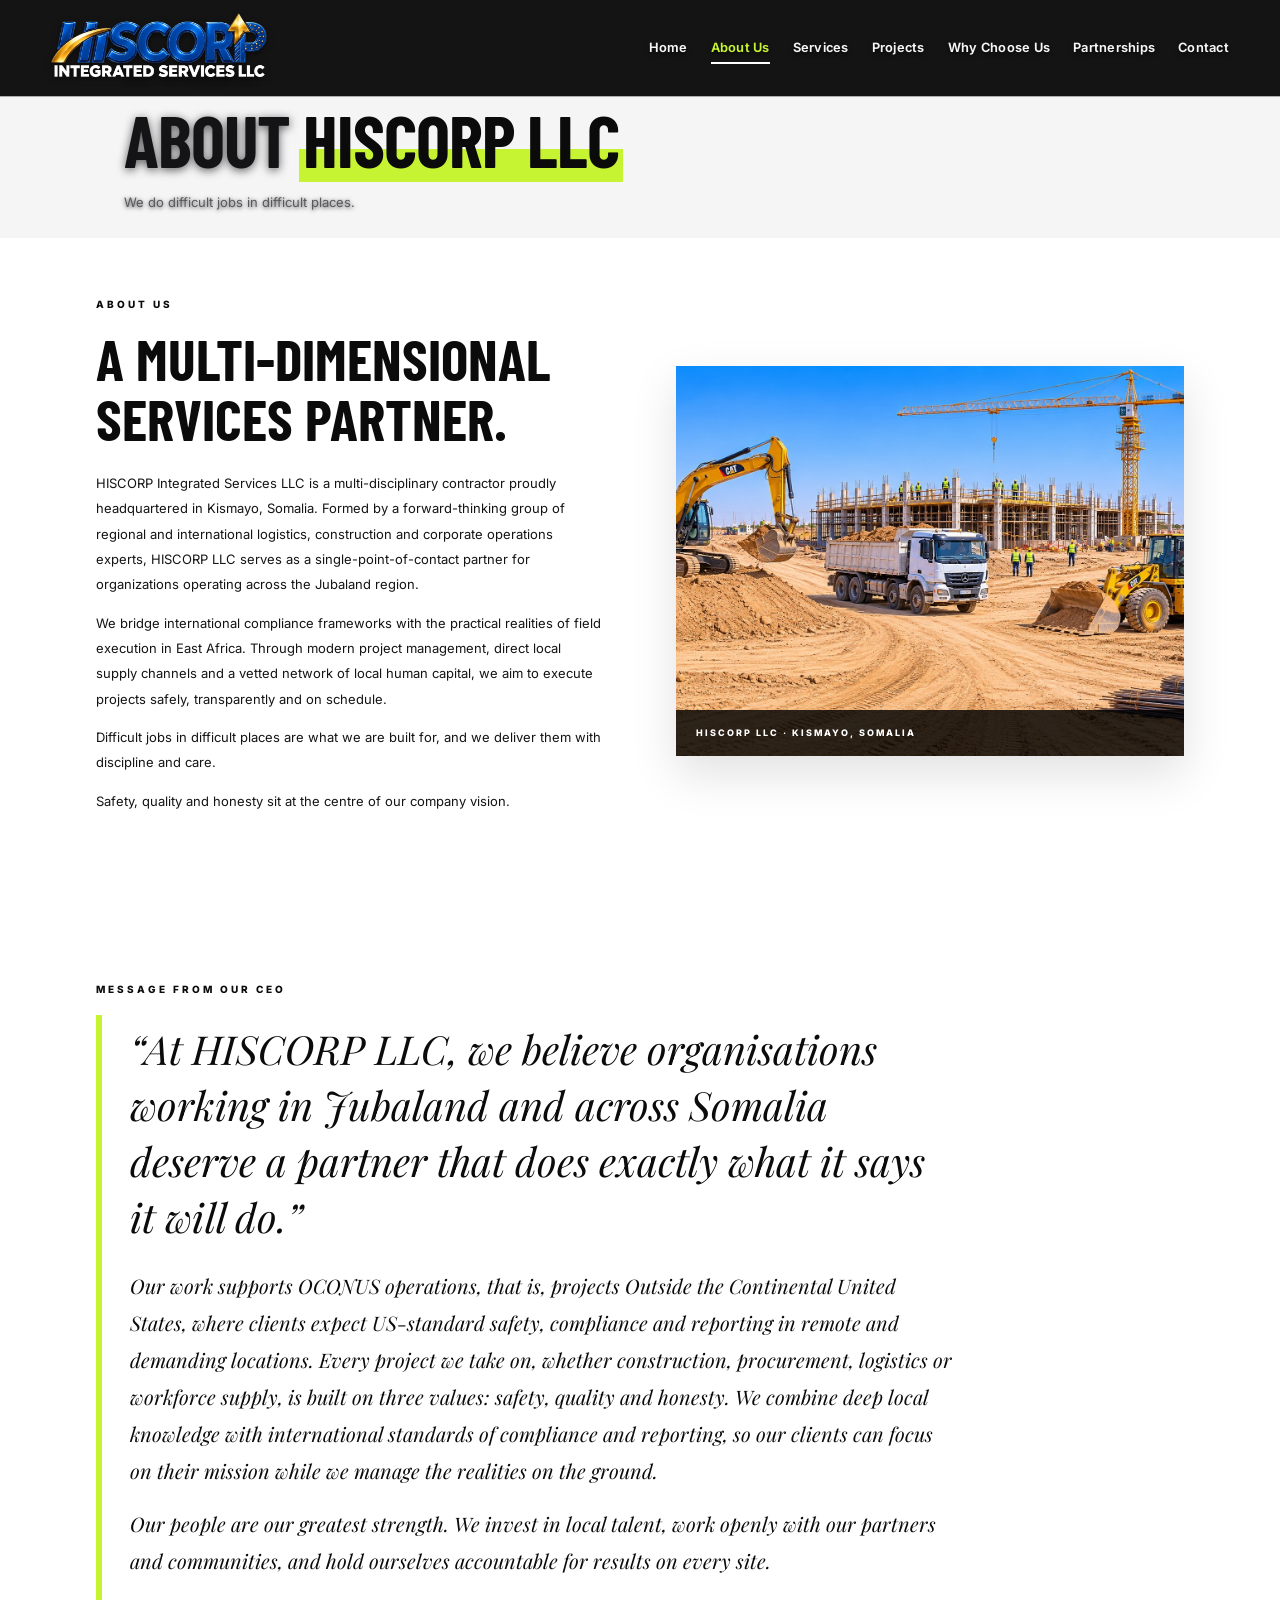
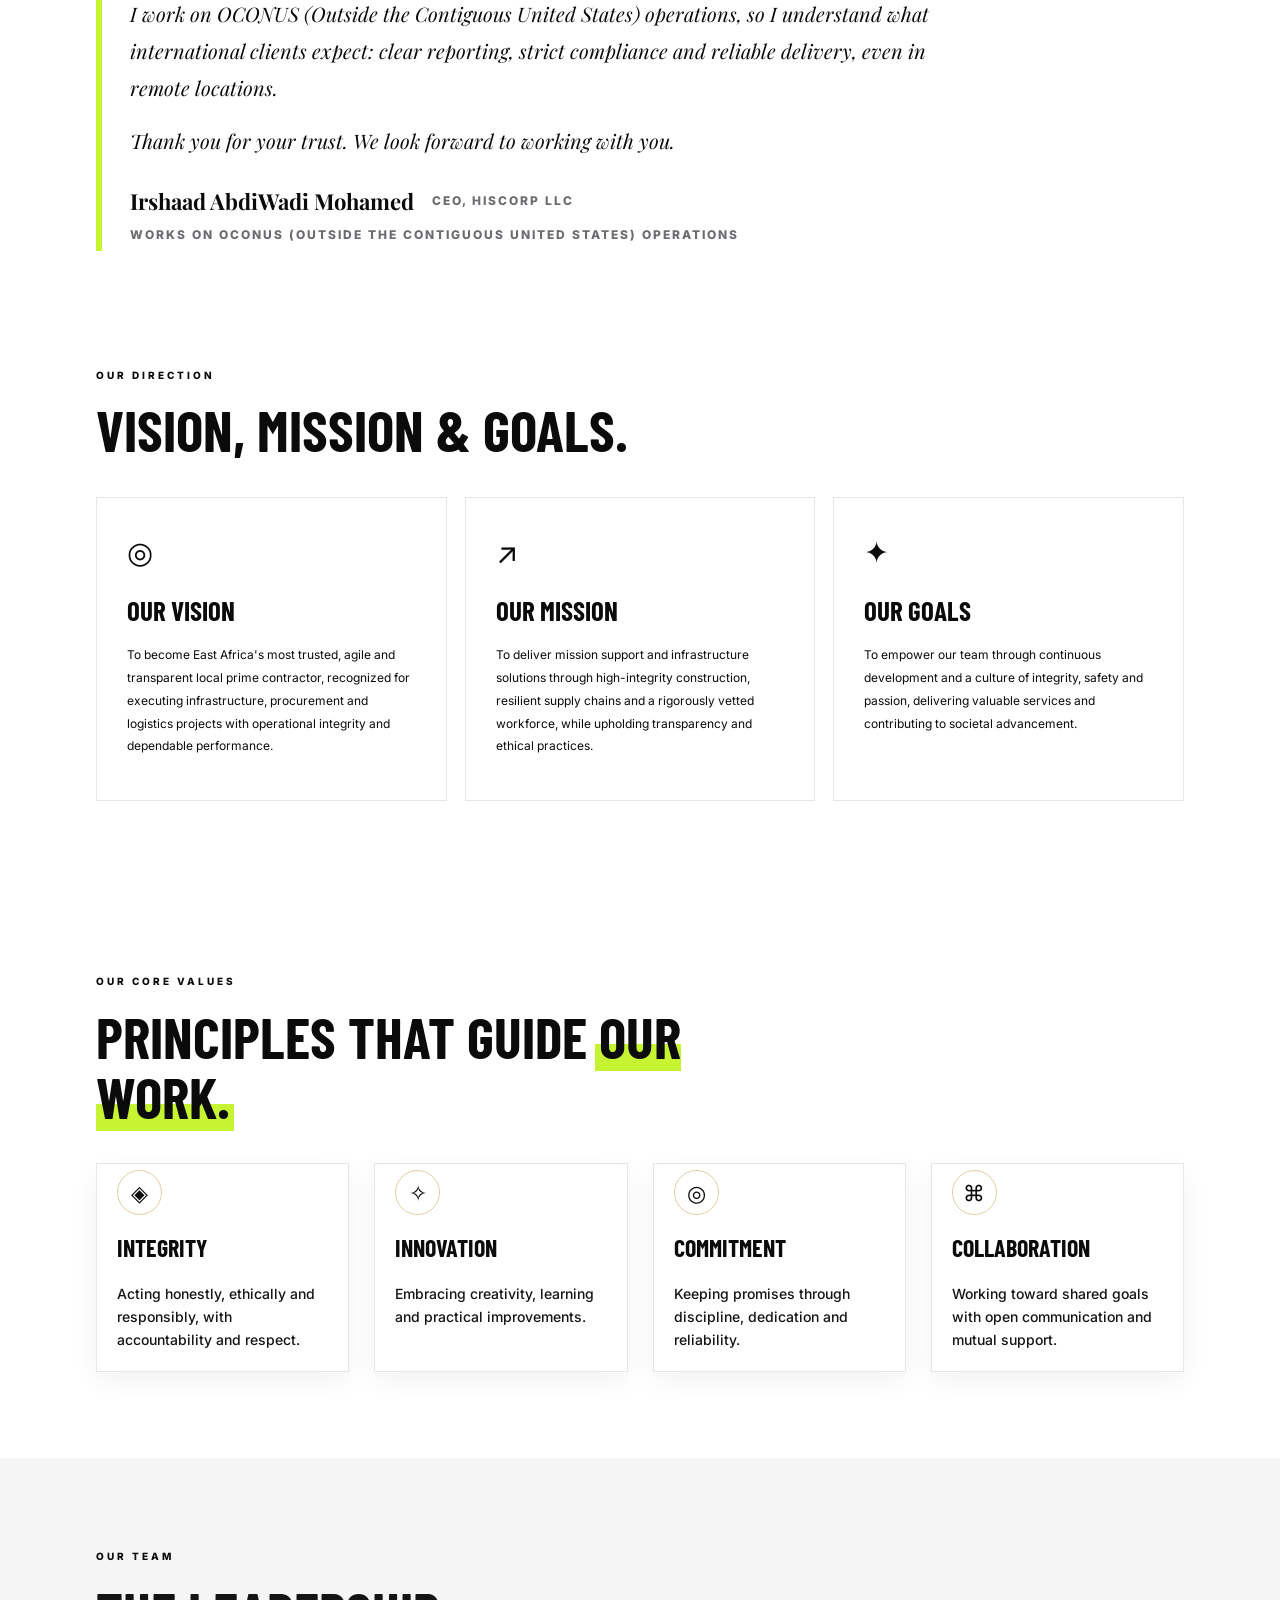
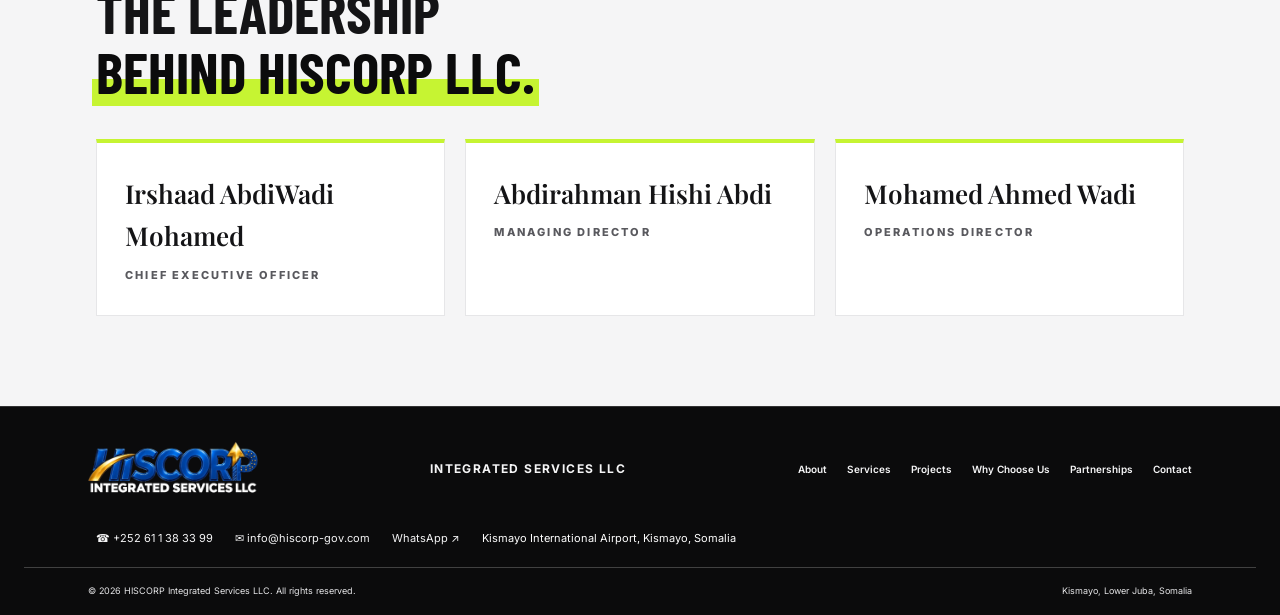
<file: about.html>
<!doctype html><html lang="en"><head><meta charset="utf-8"><meta name="theme-color" content="#0b0b0c"><meta name="viewport" content="width=device-width,initial-scale=1"><meta name="description" content="Learn about HISCORP Integrated Services LLC."><link rel="icon" href="favicon.ico" sizes="any"><link rel="icon" type="image/png" sizes="32x32" href="assets/favicon-32.png"><link rel="apple-touch-icon" href="assets/apple-touch-icon.png"><meta property="og:type" content="website"><meta property="og:site_name" content="HISCORP Integrated Services LLC"><meta property="og:title" content="About Us | HISCORP LLC"><meta property="og:description" content="Learn about HISCORP Integrated Services LLC."><meta property="og:url" content="https://hiscorp.so/about"><meta property="og:image" content="https://hiscorp.so/assets/og-image.jpg"><meta property="og:image:width" content="1200"><meta property="og:image:height" content="630"><meta name="twitter:card" content="summary_large_image"><meta name="twitter:title" content="About Us | HISCORP LLC"><meta name="twitter:description" content="Learn about HISCORP Integrated Services LLC."><meta name="twitter:image" content="https://hiscorp.so/assets/og-image.jpg"><title>About Us | HISCORP LLC</title><link rel="preconnect" href="https://fonts.googleapis.com"><link href="https://fonts.googleapis.com/css2?family=Barlow+Condensed:wght@500;600;700;800&family=Inter:wght@400;500;600;700;800&display=swap" rel="stylesheet"><link href="https://fonts.googleapis.com/css2?family=Playfair+Display:ital,wght@0,500;0,600;0,700;1,500&display=swap" rel="stylesheet"><link rel="stylesheet" href="style.css?v=20261104-v3">  <link rel="canonical" href="https://hiscorp.so/about">
</head><body class="about-page"><header class="site-header"><a class="brand" href="index.html" aria-label="HISCORP LLC home"><span class="brand-mark logo-holder"><img src="assets/hiscorp-logo.png" alt="HISCORP Integrated Services LLC logo"></span></a><nav class="main-nav" id="mainNav"><a href="index.html">Home</a><a href="about.html" class="active" aria-current="page">About Us</a><a href="services.html">Services</a><a href="projects.html">Projects</a><a href="why-us.html">Why Choose Us</a><a href="partnerships.html">Partnerships</a><a href="contact.html">Contact</a></nav></header><main><section class="hero page-hero"><div class="hero-image"></div><div class="hero-overlay"></div><div class="container hero-content reveal"><p class="eyebrow">GET TO KNOW US</p><h1>About <span>HISCORP LLC</span></h1><p class="hero-copy">We do difficult jobs in difficult places.</p></div><div class="hero-bottom"><span>BUILT ON VALUES · FOCUSED ON DELIVERY</span><span>KISMAYO · SOMALIA</span></div></section><section class="section section-light"><div class="container split"><div class="split-copy reveal"><p class="eyebrow gold-text">ABOUT US</p><h2>A multi-dimensional services partner.</h2><p>HISCORP Integrated Services LLC is a multi-disciplinary contractor proudly headquartered in Kismayo, Somalia. Formed by a forward-thinking group of regional and international logistics, construction and corporate operations experts, HISCORP LLC serves as a single-point-of-contact partner for organizations operating across the Jubaland region.</p><p>We bridge international compliance frameworks with the practical realities of field execution in East Africa. Through modern project management, direct local supply channels and a vetted network of local human capital, we aim to execute projects safely, transparently and on schedule.</p><p>Difficult jobs in difficult places are what we are built for, and we deliver them with discipline and care.</p><p>Safety, quality and honesty sit at the centre of our company vision.</p></div><div class="split-visual image-about"><span class="image-caption">HISCORP LLC · KISMAYO, SOMALIA</span></div></div></section><section class="about-ceo-band" id="ceo-message"><div class="container"><p class="eyebrow gold-text">MESSAGE FROM OUR CEO</p><blockquote class="about-ceo about-ceo-full"><p class="ceo-lead">“At HISCORP LLC, we believe organisations working in Jubaland and across Somalia deserve a partner that does exactly what it says it will do.”</p><p>Our work supports OCONUS operations, that is, projects Outside the Continental United States, where clients expect US-standard safety, compliance and reporting in remote and demanding locations. Every project we take on, whether construction, procurement, logistics or workforce supply, is built on three values: safety, quality and honesty. We combine deep local knowledge with international standards of compliance and reporting, so our clients can focus on their mission while we manage the realities on the ground.</p><p>Our people are our greatest strength. We invest in local talent, work openly with our partners and communities, and hold ourselves accountable for results on every site.</p><p>I work on OCONUS (Outside the Contiguous United States) operations, so I understand what international clients expect: clear reporting, strict compliance and reliable delivery, even in remote locations.</p><p>Thank you for your trust. We look forward to working with you.</p><footer><strong>Irshaad AbdiWadi Mohamed</strong><span>CEO, HISCORP LLC</span><span>Works on OCONUS (Outside the Contiguous United States) operations</span></footer></blockquote></div></section><section class="section section-dark"><div class="container"><div class="section-heading"><p class="eyebrow">OUR DIRECTION</p><h2>Vision, mission <span>& goals.</span></h2></div><div class="three-grid"><article class="info-panel"><span class="panel-icon">◎</span><h3>Our Vision</h3><p>To become East Africa's most trusted, agile and transparent local prime contractor, recognized for executing infrastructure, procurement and logistics projects with operational integrity and dependable performance.</p></article><article class="info-panel"><span class="panel-icon">↗</span><h3>Our Mission</h3><p>To deliver mission support and infrastructure solutions through high-integrity construction, resilient supply chains and a rigorously vetted workforce, while upholding transparency and ethical practices.</p></article><article class="info-panel"><span class="panel-icon">✦</span><h3>Our Goals</h3><p>To empower our team through continuous development and a culture of integrity, safety and passion, delivering valuable services and contributing to societal advancement.</p></article></div></div></section><section class="section section-light"><div class="container"><div class="section-heading dark-heading"><p class="eyebrow gold-text">OUR CORE VALUES</p><h2>Principles that guide <span>our work.</span></h2></div><div class="values-grid"><div class="value-item"><span>◈</span><h3>Integrity</h3><p>Acting honestly, ethically and responsibly, with accountability and respect.</p></div><div class="value-item"><span>✧</span><h3>Innovation</h3><p>Embracing creativity, learning and practical improvements.</p></div><div class="value-item"><span>◎</span><h3>Commitment</h3><p>Keeping promises through discipline, dedication and reliability.</p></div><div class="value-item"><span>⌘</span><h3>Collaboration</h3><p>Working toward shared goals with open communication and mutual support.</p></div></div></div></section><section class="about-team" id="our-team"><div class="container"><div class="section-heading"><p class="eyebrow">OUR TEAM</p><h2>The leadership<br><span>behind HISCORP LLC.</span></h2></div><div class="about-team-grid"><article class="about-team-card"><h3>Irshaad AbdiWadi Mohamed</h3><p>Chief Executive Officer</p></article><article class="about-team-card"><h3>Abdirahman Hishi Abdi</h3><p>Managing Director</p></article><article class="about-team-card"><h3>Mohamed Ahmed Wadi</h3><p>Operations Director</p></article></div></div></section></main><footer class="site-footer"><div class="container footer-main"><a class="brand footer-brand" href="index.html" aria-label="HISCORP LLC home"><span class="brand-mark logo-holder"><img src="assets/hiscorp-logo.png" alt="HISCORP Integrated Services LLC logo"></span></a><div class="footer-brand-caption">Integrated Services LLC</div><div class="footer-links"><a href="about.html">About</a><a href="services.html">Services</a><a href="projects.html">Projects</a><a href="why-us.html">Why Choose Us</a><a href="partnerships.html">Partnerships</a><a href="contact.html">Contact</a></div></div><div class="container footer-contact"><a href="tel:+252611383399">☎ +252 61 1 38 33 99</a><a href="mailto:info@hiscorp-gov.com">✉ info@hiscorp-gov.com</a><a href="https://wa.me/252611383399" target="_blank" rel="noopener">WhatsApp ↗</a><span>Kismayo International Airport, Kismayo, Somalia</span></div><div class="container footer-bottom"><span>© <span data-year></span> HISCORP Integrated Services LLC. All rights reserved.</span><span>Kismayo, Lower Juba, Somalia</span></div></footer><button class="to-top" id="toTop" type="button" aria-label="Back to top">↑</button>
<script src="script.js"></script><script src="analytics.js" defer></script>  <script src="hero-rotation.js"></script>
  <script src="clean-urls.js"></script>
</body></html>
</file>
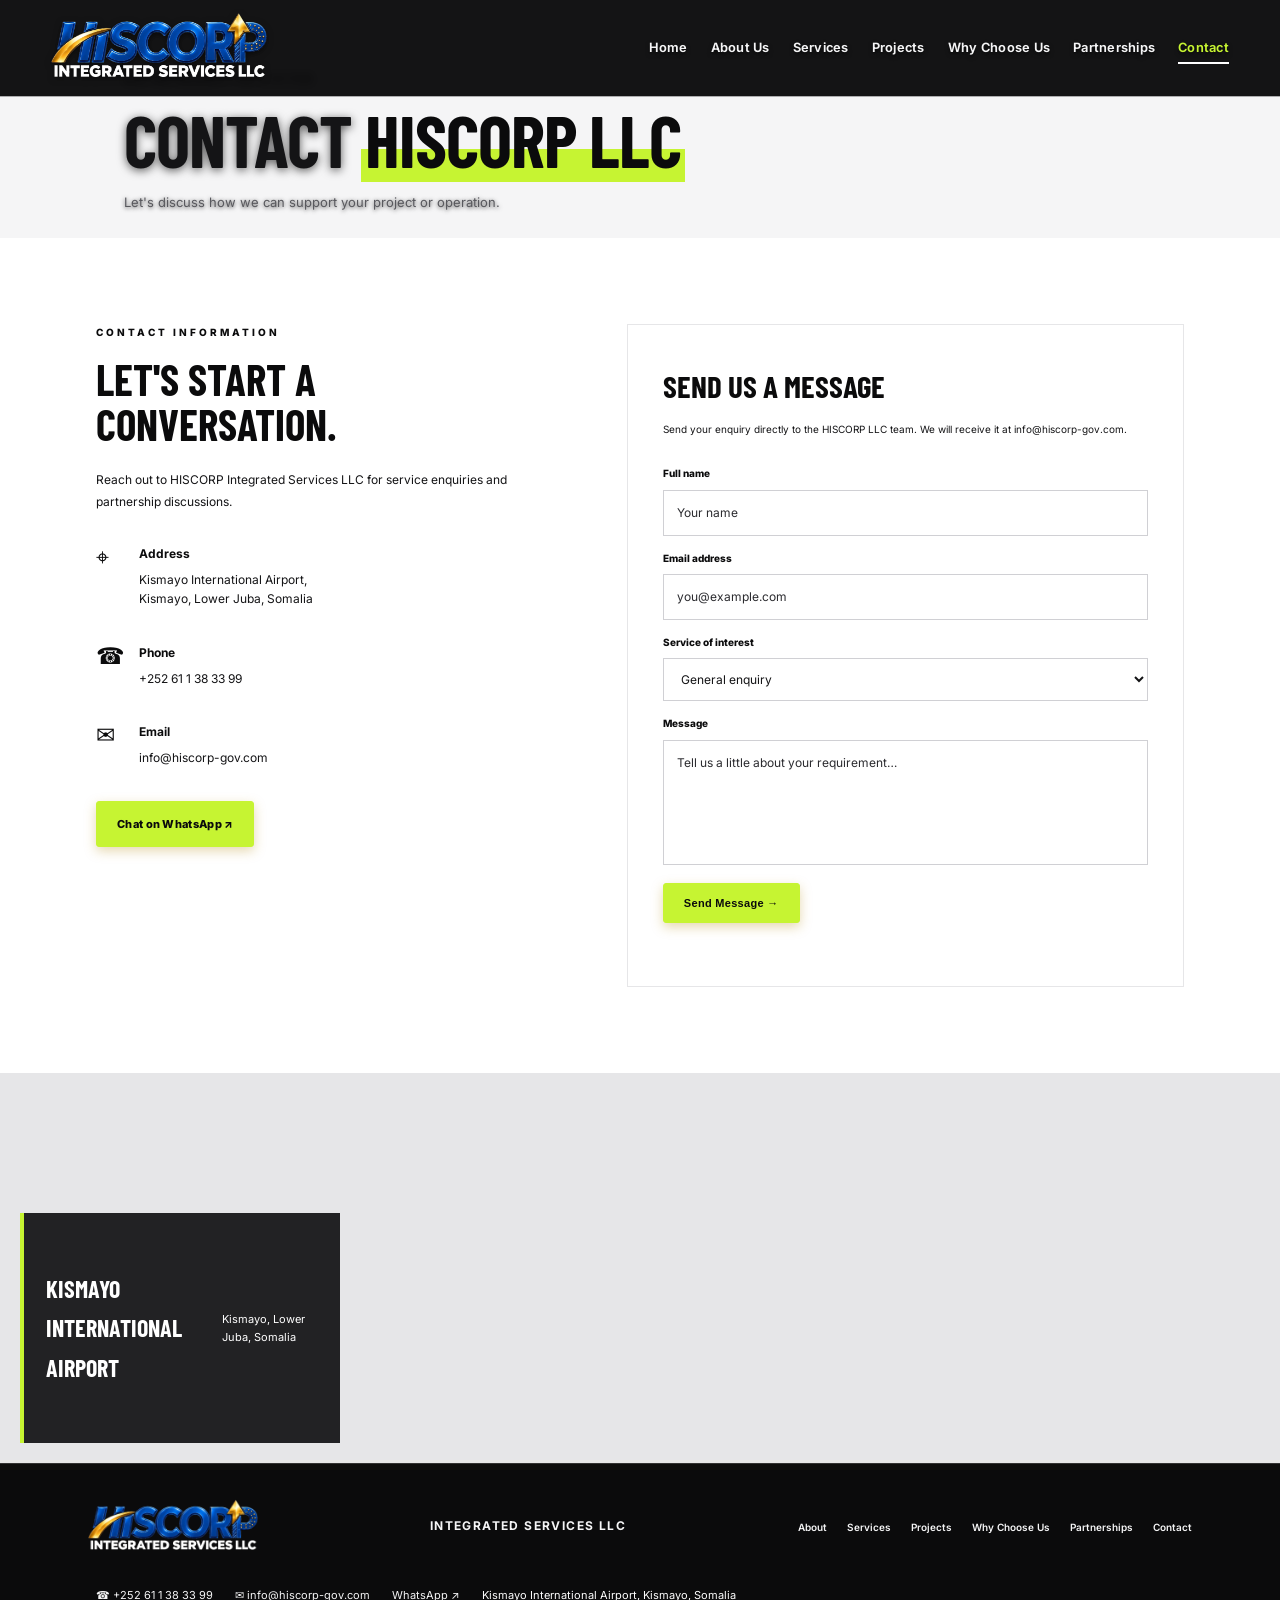
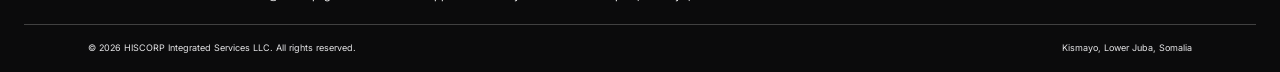
<file: contact.html>
<!doctype html><html lang="en"><head><meta charset="utf-8"><meta name="theme-color" content="#0b0b0c"><meta name="viewport" content="width=device-width,initial-scale=1"><meta name="description" content="Contact HISCORP Integrated Services LLC in Kismayo, Somalia."><link rel="icon" href="favicon.ico" sizes="any"><link rel="icon" type="image/png" sizes="32x32" href="assets/favicon-32.png"><link rel="apple-touch-icon" href="assets/apple-touch-icon.png"><meta property="og:type" content="website"><meta property="og:site_name" content="HISCORP Integrated Services LLC"><meta property="og:title" content="Contact Us | HISCORP LLC"><meta property="og:description" content="Contact HISCORP Integrated Services LLC in Kismayo, Somalia."><meta property="og:url" content="https://hiscorp.so/contact"><meta property="og:image" content="https://hiscorp.so/assets/og-image.jpg"><meta property="og:image:width" content="1200"><meta property="og:image:height" content="630"><meta name="twitter:card" content="summary_large_image"><meta name="twitter:title" content="Contact Us | HISCORP LLC"><meta name="twitter:description" content="Contact HISCORP Integrated Services LLC in Kismayo, Somalia."><meta name="twitter:image" content="https://hiscorp.so/assets/og-image.jpg"><title>Contact Us | HISCORP LLC</title><link rel="preconnect" href="https://fonts.googleapis.com"><link href="https://fonts.googleapis.com/css2?family=Barlow+Condensed:wght@500;600;700;800&family=Inter:wght@400;500;600;700;800&display=swap" rel="stylesheet"><link rel="stylesheet" href="style.css?v=20261104-v3">  <link rel="canonical" href="https://hiscorp.so/contact">
</head><body class="contact-page"><header class="site-header"><a class="brand" href="index.html" aria-label="HISCORP LLC home"><span class="brand-mark logo-holder"><img src="assets/hiscorp-logo.png" alt="HISCORP Integrated Services LLC logo"></span></a><nav class="main-nav" id="mainNav"><a href="index.html">Home</a><a href="about.html">About Us</a><a href="services.html">Services</a><a href="projects.html">Projects</a><a href="why-us.html">Why Choose Us</a><a href="partnerships.html">Partnerships</a><a href="contact.html" class="active" aria-current="page">Contact</a></nav></header><main><section class="hero page-hero"><div class="hero-image"></div><div class="hero-overlay"></div><div class="container hero-content reveal"><p class="eyebrow">WE'RE READY TO LISTEN</p><h1>Contact <span>HISCORP LLC</span></h1><p class="hero-copy">Let's discuss how we can support your project or operation.</p></div><div class="hero-bottom"><span>BUILT ON VALUES · FOCUSED ON DELIVERY</span><span>KISMAYO · SOMALIA</span></div></section><section class="section section-light"><div class="container contact-layout"><div class="contact-info"><p class="eyebrow gold-text">CONTACT INFORMATION</p><h2>Let's start a conversation.</h2><p>Reach out to HISCORP Integrated Services LLC for service enquiries and partnership discussions.</p><div class="contact-line"><span>⌖</span><div><b>Address</b><p>Kismayo International Airport,<br>Kismayo, Lower Juba, Somalia</p></div></div><div class="contact-line"><span>☎</span><div><b>Phone</b><p><a href="tel:+252611383399">+252 61 1 38 33 99</a></p></div></div><div class="contact-line"><span>✉</span><div><b>Email</b><p><a href="mailto:info@hiscorp-gov.com">info@hiscorp-gov.com</a></p></div></div><a class="btn btn-gold" href="https://wa.me/252611383399" target="_blank" rel="noopener">Chat on WhatsApp ↗</a> </div><div class="contact-form-wrap"><h3>Send us a message</h3><p class="form-note">Send your enquiry directly to the HISCORP LLC team. We will receive it at info@hiscorp-gov.com.</p><form id="contactForm" action="https://formsubmit.co/ajax/info@hiscorp-gov.com" method="POST"><input type="hidden" name="_subject" value="New HISCORP LLC website enquiry"><input type="hidden" name="_template" value="table"><input type="hidden" name="_captcha" value="false">
<input type="hidden" name="_url" value="https://hiscorp.so/contact">
<input type="text" name="_honey" style="display:none" tabindex="-1" autocomplete="off"><label for="name">Full name</label><input id="name" name="name" required placeholder="Your name"><label for="email">Email address</label><input id="email" name="email" type="email" required placeholder="you@example.com"><label for="service">Service of interest</label><select id="service" name="service"><option>General enquiry</option><option>Construction</option><option>Procurement</option><option>Logistics / Warehousing</option><option>Labour Workforce Supply</option><option>Facility Support</option><option>Partnership</option><option>Project references / tender</option></select><label for="message">Message</label><textarea id="message" name="message" required rows="5" placeholder="Tell us a little about your requirement…"></textarea><button class="btn btn-gold" id="contactSubmit" type="submit">Send Message →</button><p class="form-note" id="formStatus" aria-live="polite"></p></form></div></div></section><section class="map-panel" aria-label="Map with location marker at Kismayo International Airport"><iframe title="Kismayo International Airport location map with airport marker" src="https://maps.google.com/maps?q=-0.37892,42.46370&amp;z=15&amp;hl=en&amp;output=embed" loading="lazy" referrerpolicy="no-referrer-when-downgrade" allowfullscreen></iframe><div class="map-grid"><h3>Kismayo International Airport</h3><p>Kismayo, Lower Juba, Somalia</p></div></section></main><footer class="site-footer"><div class="container footer-main"><a class="brand footer-brand" href="index.html" aria-label="HISCORP LLC home"><span class="brand-mark logo-holder"><img src="assets/hiscorp-logo.png" alt="HISCORP Integrated Services LLC logo"></span></a><div class="footer-brand-caption">Integrated Services LLC</div><div class="footer-links"><a href="about.html">About</a><a href="services.html">Services</a><a href="projects.html">Projects</a><a href="why-us.html">Why Choose Us</a><a href="partnerships.html">Partnerships</a><a href="contact.html">Contact</a></div></div><div class="container footer-contact"><a href="tel:+252611383399">☎ +252 61 1 38 33 99</a><a href="mailto:info@hiscorp-gov.com">✉ info@hiscorp-gov.com</a><a href="https://wa.me/252611383399" target="_blank" rel="noopener">WhatsApp ↗</a><span>Kismayo International Airport, Kismayo, Somalia</span></div><div class="container footer-bottom"><span>© <span data-year></span> HISCORP Integrated Services LLC. All rights reserved.</span><span>Kismayo, Lower Juba, Somalia</span></div></footer><button class="to-top" id="toTop" type="button" aria-label="Back to top">↑</button>
<script src="script.js?v=20261107-formfix"></script><script src="analytics.js" defer></script>  <script src="hero-rotation.js"></script>
  <script src="clean-urls.js"></script>
</body></html>
</file>
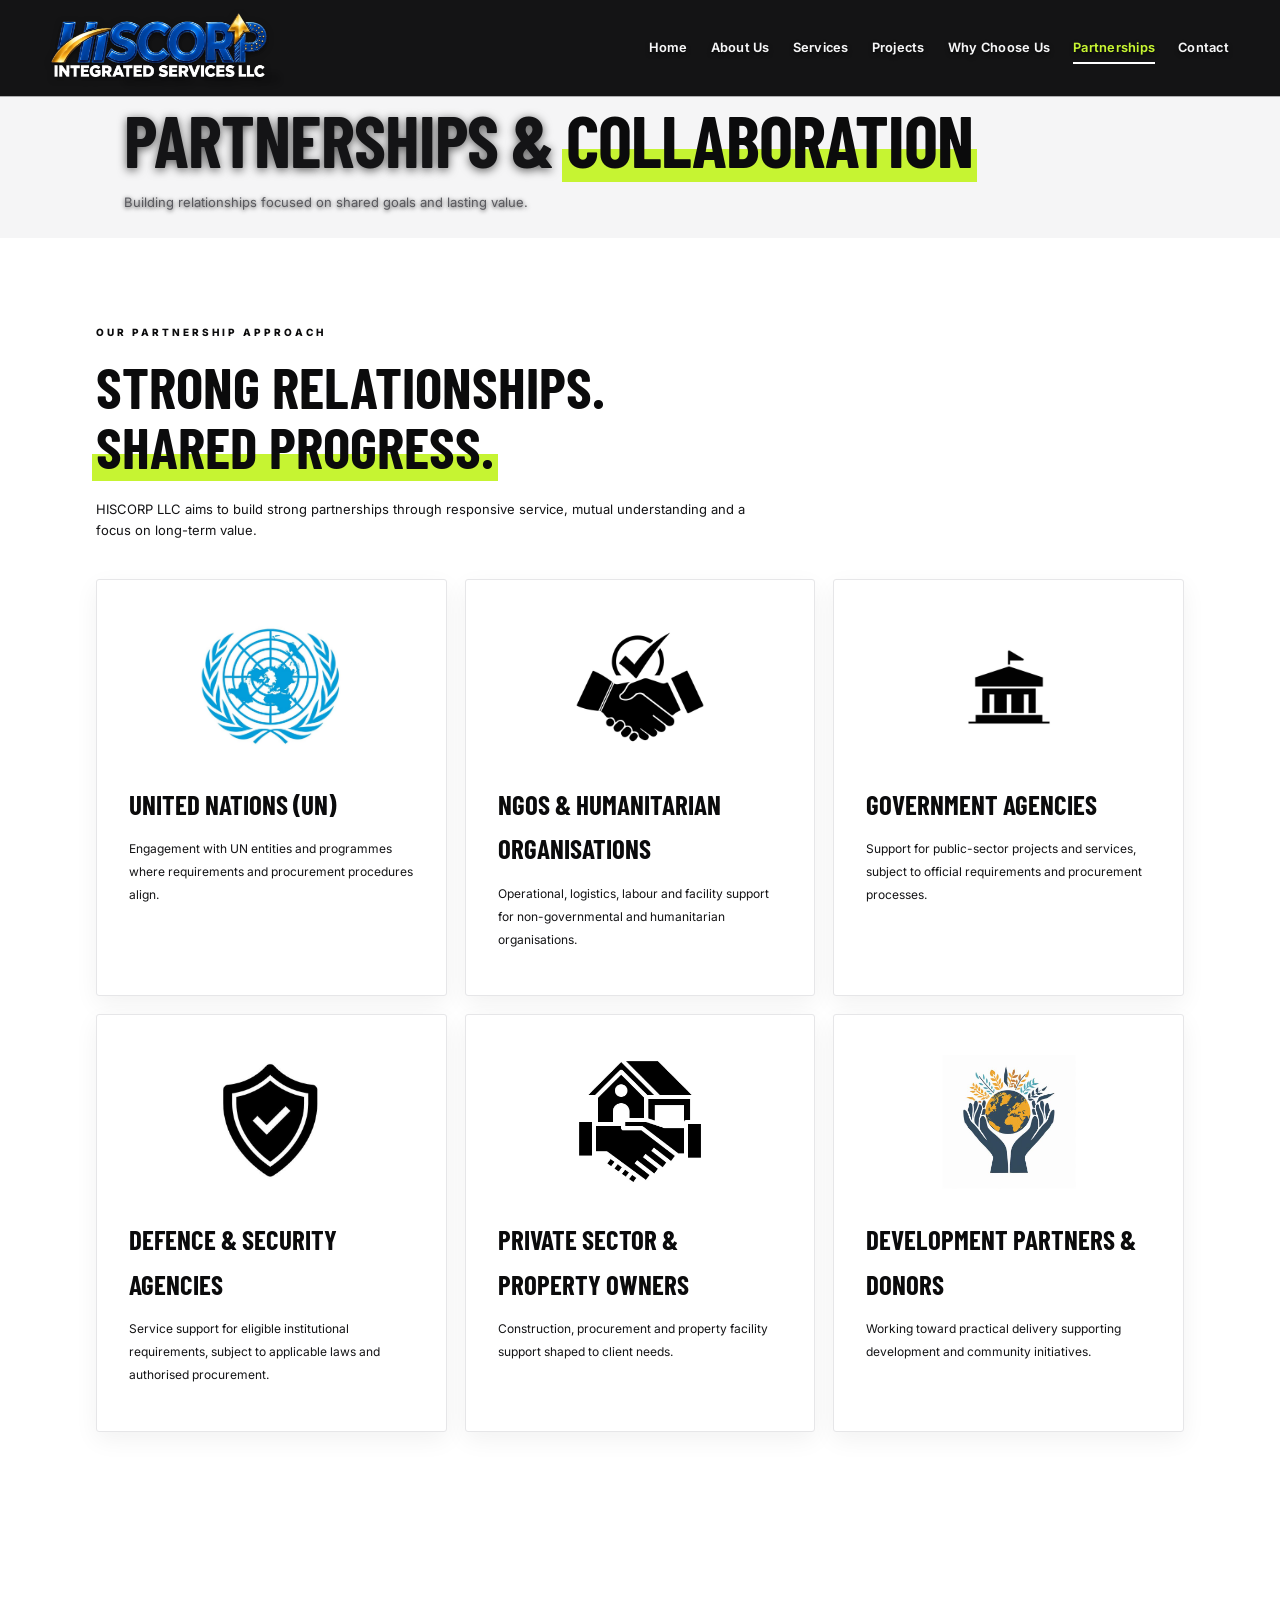
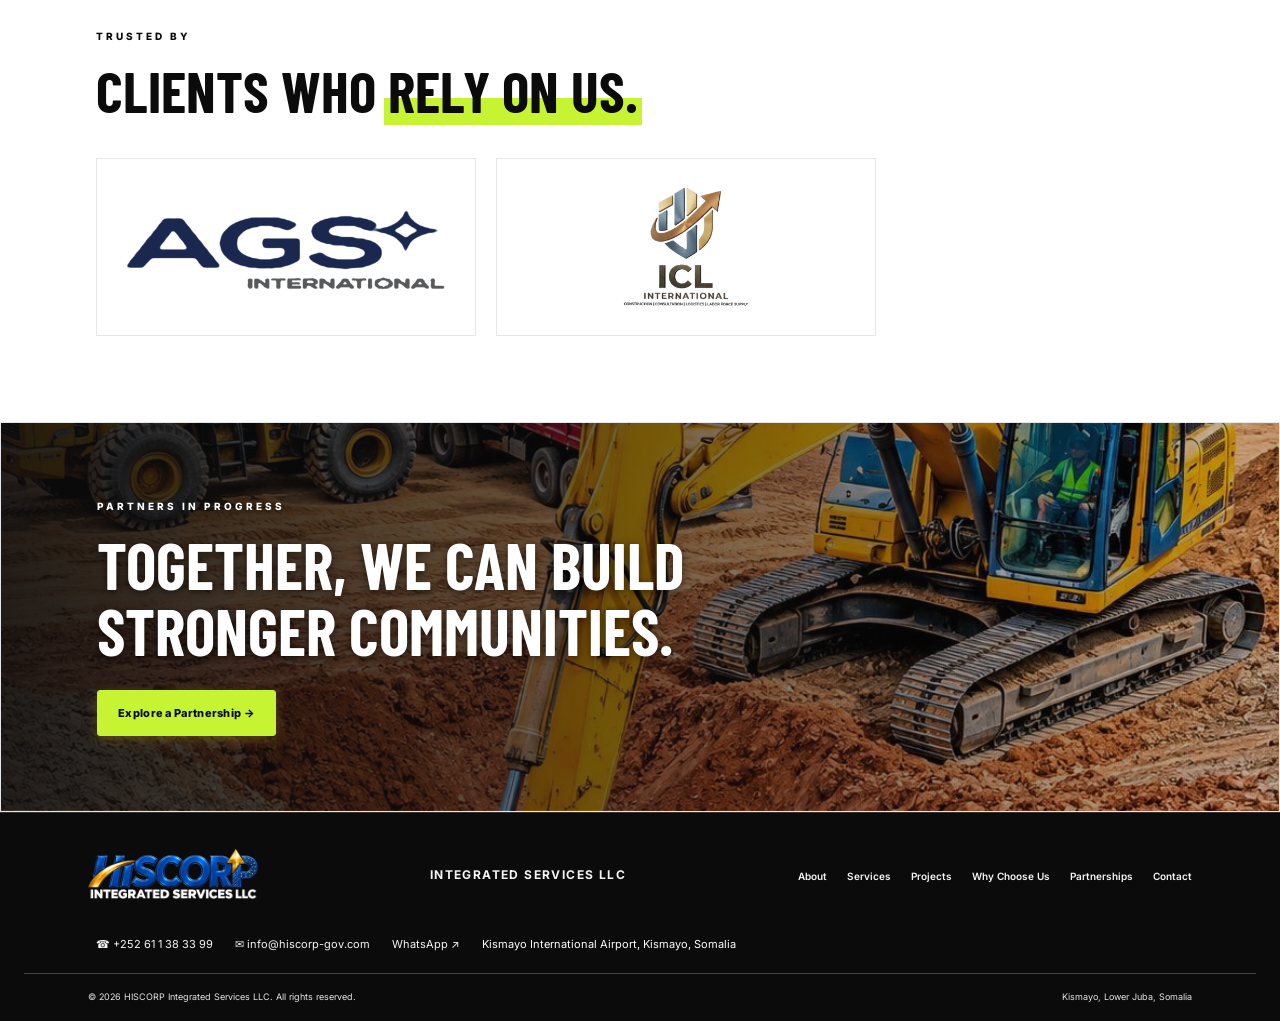
<file: partnerships.html>
<!doctype html><html lang="en"><head><meta charset="utf-8"><meta name="theme-color" content="#0b0b0c"><meta name="viewport" content="width=device-width,initial-scale=1"><meta name="description" content="HISCORP LLC partnerships and client relationships."><link rel="icon" href="favicon.ico" sizes="any"><link rel="icon" type="image/png" sizes="32x32" href="assets/favicon-32.png"><link rel="apple-touch-icon" href="assets/apple-touch-icon.png"><meta property="og:type" content="website"><meta property="og:site_name" content="HISCORP Integrated Services LLC"><meta property="og:title" content="Partnerships | HISCORP LLC"><meta property="og:description" content="HISCORP LLC partnerships and client relationships."><meta property="og:url" content="https://hiscorp.so/partnerships"><meta property="og:image" content="https://hiscorp.so/assets/og-image.jpg"><meta property="og:image:width" content="1200"><meta property="og:image:height" content="630"><meta name="twitter:card" content="summary_large_image"><meta name="twitter:title" content="Partnerships | HISCORP LLC"><meta name="twitter:description" content="HISCORP LLC partnerships and client relationships."><meta name="twitter:image" content="https://hiscorp.so/assets/og-image.jpg"><title>Partnerships | HISCORP LLC</title><link rel="preconnect" href="https://fonts.googleapis.com"><link href="https://fonts.googleapis.com/css2?family=Barlow+Condensed:wght@500;600;700;800&family=Inter:wght@400;500;600;700;800&display=swap" rel="stylesheet"><link rel="stylesheet" href="style.css?v=20261104-v3">  <link rel="canonical" href="https://hiscorp.so/partnerships">
</head><body class="partnerships-page"><header class="site-header"><a class="brand" href="index.html" aria-label="HISCORP LLC home"><span class="brand-mark logo-holder"><img src="assets/hiscorp-logo.png" alt="HISCORP Integrated Services LLC logo"></span></a><nav class="main-nav" id="mainNav"><a href="index.html">Home</a><a href="about.html">About Us</a><a href="services.html">Services</a><a href="projects.html">Projects</a><a href="why-us.html">Why Choose Us</a><a href="partnerships.html" class="active" aria-current="page">Partnerships</a><a href="contact.html">Contact</a></nav></header><main><section class="hero page-hero"><div class="hero-image"></div><div class="hero-overlay"></div><div class="container hero-content reveal"><p class="eyebrow">WORKING TOGETHER</p><h1>Partnerships & <span>Collaboration</span></h1><p class="hero-copy">Building relationships focused on shared goals and lasting value.</p></div><div class="hero-bottom"><span>BUILT ON VALUES · FOCUSED ON DELIVERY</span><span>KISMAYO · SOMALIA</span></div></section><section class="section section-light"><div class="container"><div class="section-heading dark-heading"><p class="eyebrow gold-text">OUR PARTNERSHIP APPROACH</p><h2>Strong relationships.<br><span>Shared progress.</span></h2><p>HISCORP LLC aims to build strong partnerships through responsive service, mutual understanding and a focus on long-term value.</p></div><div class="three-grid partner-grid">
<article class="partner-card"><img class="partner-logo" src="assets/partnership-images/un-emblem.jpeg" alt="United Nations emblem image (illustrative)"><h3>United Nations (UN)</h3><p>Engagement with UN entities and programmes where requirements and procurement procedures align.</p><small></small></article>
<article class="partner-card"><img class="partner-logo" src="assets/partnership-images/ngo-collaboration.jpeg" alt="NGO collaboration image"><h3>NGOs & Humanitarian Organisations</h3><p>Operational, logistics, labour and facility support for non-governmental and humanitarian organisations.</p></article>
<article class="partner-card"><img class="partner-logo" src="assets/partnership-images/government-building.jpeg" alt="Government building image"><h3>Government Agencies</h3><p>Support for public-sector projects and services, subject to official requirements and procurement processes.</p></article>
<article class="partner-card"><img class="partner-logo" src="assets/partnership-images/defence-security.jpeg" alt="Defence and security shield image"><h3>Defence & Security Agencies</h3><p>Service support for eligible institutional requirements, subject to applicable laws and authorised procurement.</p></article>
<article class="partner-card"><img class="partner-logo" src="assets/partnership-images/private-sector-property.jpeg" alt="Private sector and property handshake image"><h3>Private Sector & Property Owners</h3><p>Construction, procurement and property facility support shaped to client needs.</p></article>
<article class="partner-card"><img class="partner-logo" src="assets/partnership-images/development-partners.jpeg" alt="Development partners globe and hands image"><h3>Development Partners & Donors</h3><p>Working toward practical delivery supporting development and community initiatives.</p></article></div></div><p class="partnership-disclaimer"><small></small></p></div></section><section class="section section-light clients-strip"><div class="container"><div class="section-heading dark-heading"><p class="eyebrow gold-text">TRUSTED BY</p><h2>Clients who <span>rely on us.</span></h2></div><div class="client-logos"><div class="client-logo"><img src="assets/clients/ags-international.png" alt="AGS International logo" loading="lazy"></div><div class="client-logo"><img src="assets/clients/icl-international.png" alt="ICL International logo" loading="lazy"></div></div></div></section><section class="statement-band handshake-band"><div class="container statement-content"><p class="eyebrow">PARTNERS IN PROGRESS</p><h2>Together, we can build<br>stronger communities.</h2><a class="btn btn-gold" href="contact.html">Explore a Partnership →</a></div></section></main><footer class="site-footer"><div class="container footer-main"><a class="brand footer-brand" href="index.html" aria-label="HISCORP LLC home"><span class="brand-mark logo-holder"><img src="assets/hiscorp-logo.png" alt="HISCORP Integrated Services LLC logo"></span></a><div class="footer-brand-caption">Integrated Services LLC</div><div class="footer-links"><a href="about.html">About</a><a href="services.html">Services</a><a href="projects.html">Projects</a><a href="why-us.html">Why Choose Us</a><a href="partnerships.html">Partnerships</a><a href="contact.html">Contact</a></div></div><div class="container footer-contact"><a href="tel:+252611383399">☎ +252 61 1 38 33 99</a><a href="mailto:info@hiscorp-gov.com">✉ info@hiscorp-gov.com</a><a href="https://wa.me/252611383399" target="_blank" rel="noopener">WhatsApp ↗</a><span>Kismayo International Airport, Kismayo, Somalia</span></div><div class="container footer-bottom"><span>© <span data-year></span> HISCORP Integrated Services LLC. All rights reserved.</span><span>Kismayo, Lower Juba, Somalia</span></div></footer><button class="to-top" id="toTop" type="button" aria-label="Back to top">↑</button>
<script src="script.js"></script><script src="analytics.js" defer></script>  <script src="hero-rotation.js"></script>
  <script src="clean-urls.js"></script>
</body></html>
</file>
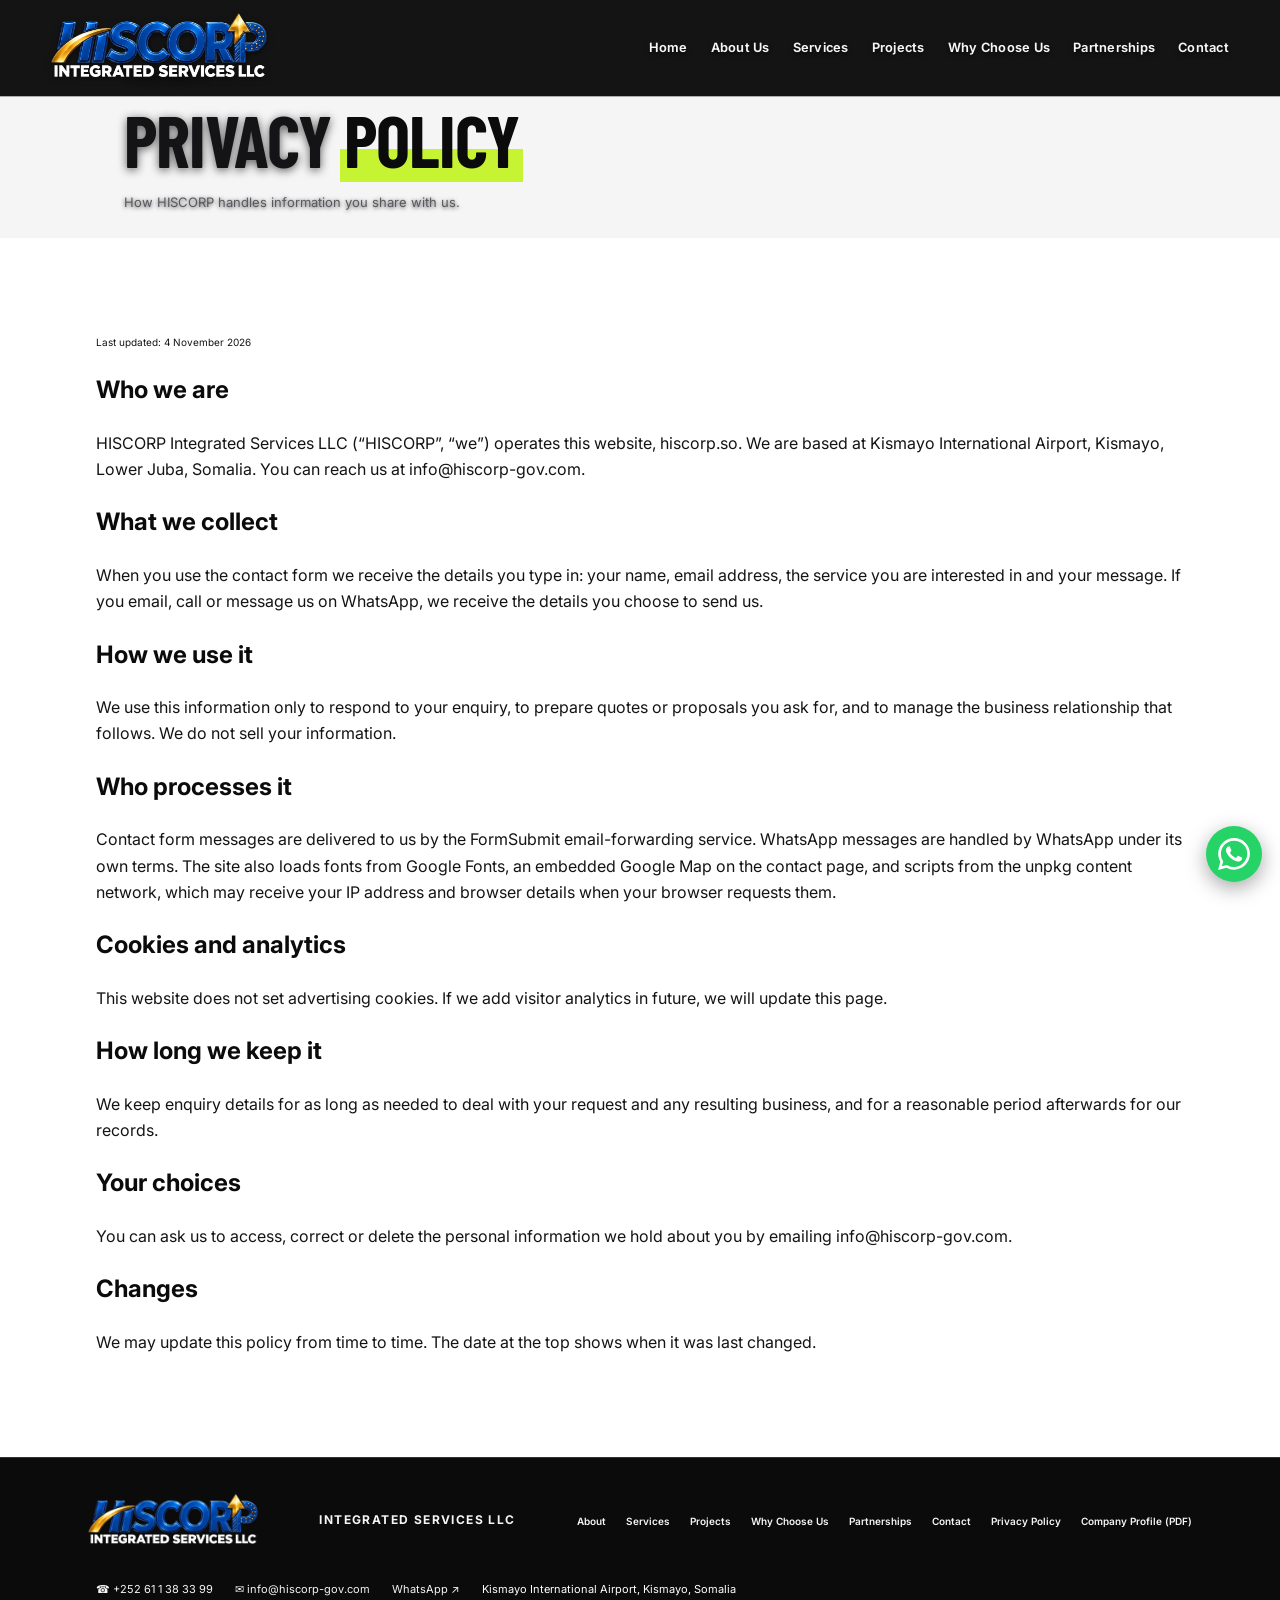
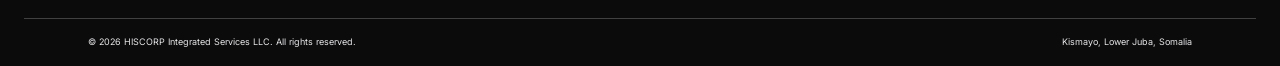
<file: privacy.html>
<!doctype html><html lang="en"><head><meta charset="utf-8"><meta name="theme-color" content="#071b3a"><meta name="viewport" content="width=device-width,initial-scale=1"><meta name="description" content="How HISCORP Integrated Services LLC collects, uses and protects information shared through this website."><meta property="og:type" content="website"><meta property="og:site_name" content="HISCORP Integrated Services LLC"><meta property="og:title" content="Privacy Policy | HISCORP"><meta property="og:description" content="How HISCORP Integrated Services LLC collects, uses and protects information shared through this website."><meta property="og:url" content="https://hiscorp.so/privacy"><meta property="og:image" content="https://hiscorp.so/assets/og-image.jpg"><meta property="og:image:width" content="1200"><meta property="og:image:height" content="630"><meta name="twitter:card" content="summary_large_image"><meta name="twitter:title" content="Privacy Policy | HISCORP"><meta name="twitter:description" content="How HISCORP Integrated Services LLC collects, uses and protects information shared through this website."><meta name="twitter:image" content="https://hiscorp.so/assets/og-image.jpg">
  <link rel="icon" href="favicon.ico" sizes="any"><link rel="icon" type="image/png" sizes="32x32" href="assets/favicon-32.png"><link rel="apple-touch-icon" href="assets/apple-touch-icon.png"><title>Privacy Policy | HISCORP</title><link rel="preconnect" href="https://fonts.googleapis.com"><link href="https://fonts.googleapis.com/css2?family=Barlow+Condensed:wght@500;600;700;800&family=Inter:wght@400;500;600;700;800&display=swap" rel="stylesheet"><link rel="stylesheet" href="style.css?v=20261104-v3">  <link rel="canonical" href="https://hiscorp.so/privacy">
</head><body class="privacy-page"><div class="topbar"><div class="topbar-inner"><a href="tel:+252611383399">☎ +252 61 1 38 33 99</a><a href="mailto:info@hiscorp-gov.com">✉ info@hiscorp-gov.com</a><a class="topbar-wa" href="https://wa.me/252611383399" target="_blank" rel="noopener">WhatsApp ↗</a></div></div><header class="site-header"><a class="brand" href="index.html" aria-label="HISCORP home"><span class="brand-mark logo-holder"><img src="assets/hiscorp-logo.png" alt="HISCORP Integrated Services LLC logo"></span></a><nav class="main-nav" id="mainNav"><a href="index.html">Home</a><a href="about.html">About Us</a><a href="services.html">Services</a><a href="projects.html">Projects</a><a href="why-us.html">Why Choose Us</a><a href="partnerships.html">Partnerships</a><a href="contact.html">Contact</a></nav></header><main><section class="hero page-hero"><div class="hero-image"></div><div class="hero-overlay"></div><div class="container hero-content reveal"><p class="eyebrow">YOUR DATA</p><h1>Privacy <span>Policy</span></h1><p class="hero-copy">How HISCORP handles information you share with us.</p></div><div class="hero-bottom"><span>BUILT ON VALUES · FOCUSED ON DELIVERY</span><span>KISMAYO · SOMALIA</span></div></section><section class="section section-light"><div class="container legal"><p class="form-note">Last updated: 4 November 2026</p>
<h2>Who we are</h2><p>HISCORP Integrated Services LLC (“HISCORP”, “we”) operates this website, hiscorp.so. We are based at Kismayo International Airport, Kismayo, Lower Juba, Somalia. You can reach us at <a href="mailto:info@hiscorp-gov.com">info@hiscorp-gov.com</a>.</p>
<h2>What we collect</h2><p>When you use the contact form we receive the details you type in: your name, email address, the service you are interested in and your message. If you email, call or message us on WhatsApp, we receive the details you choose to send us.</p>
<h2>How we use it</h2><p>We use this information only to respond to your enquiry, to prepare quotes or proposals you ask for, and to manage the business relationship that follows. We do not sell your information.</p>
<h2>Who processes it</h2><p>Contact form messages are delivered to us by the FormSubmit email-forwarding service. WhatsApp messages are handled by WhatsApp under its own terms. The site also loads fonts from Google Fonts, an embedded Google Map on the contact page, and scripts from the unpkg content network, which may receive your IP address and browser details when your browser requests them.</p>
<h2>Cookies and analytics</h2><p>This website does not set advertising cookies. If we add visitor analytics in future, we will update this page.</p>
<h2>How long we keep it</h2><p>We keep enquiry details for as long as needed to deal with your request and any resulting business, and for a reasonable period afterwards for our records.</p>
<h2>Your choices</h2><p>You can ask us to access, correct or delete the personal information we hold about you by emailing <a href="mailto:info@hiscorp-gov.com">info@hiscorp-gov.com</a>.</p>
<h2>Changes</h2><p>We may update this policy from time to time. The date at the top shows when it was last changed.</p></div></section></main><footer class="site-footer"><div class="container footer-main"><a class="brand footer-brand" href="index.html" aria-label="HISCORP home"><span class="brand-mark logo-holder"><img src="assets/hiscorp-logo.png" alt="HISCORP Integrated Services LLC logo"></span></a><div class="footer-brand-caption">Integrated Services LLC</div><div class="footer-links"><a href="about.html">About</a><a href="services.html">Services</a><a href="projects.html">Projects</a><a href="why-us.html">Why Choose Us</a><a href="partnerships.html">Partnerships</a><a href="contact.html">Contact</a><a href="privacy.html">Privacy Policy</a><a href="assets/Hiscorp-Company-Profile.pdf" download>Company Profile (PDF)</a></div></div><div class="container footer-contact"><a href="tel:+252611383399">☎ +252 61 1 38 33 99</a><a href="mailto:info@hiscorp-gov.com">✉ info@hiscorp-gov.com</a><a href="https://wa.me/252611383399" target="_blank" rel="noopener">WhatsApp ↗</a><span>Kismayo International Airport, Kismayo, Somalia</span></div><div class="container footer-bottom"><span>© <span data-year></span> HISCORP Integrated Services LLC. All rights reserved.</span><span>Kismayo, Lower Juba, Somalia</span></div></footer>
<a class="wa-float" href="https://wa.me/252611383399" target="_blank" rel="noopener" aria-label="Chat with HISCORP on WhatsApp"><svg viewBox="0 0 24 24" aria-hidden="true"><path fill="currentColor" d="M17.472 14.382c-.297-.149-1.758-.867-2.03-.967-.273-.099-.471-.148-.67.15-.197.297-.767.966-.94 1.164-.173.199-.347.223-.644.075-.297-.15-1.255-.463-2.39-1.475-.883-.788-1.48-1.761-1.653-2.059-.173-.297-.018-.458.13-.606.134-.133.298-.347.446-.52.149-.174.198-.298.298-.497.099-.198.05-.371-.025-.52-.075-.149-.669-1.612-.916-2.207-.242-.579-.487-.5-.669-.51-.173-.008-.371-.01-.57-.01-.198 0-.52.074-.792.372-.272.297-1.04 1.016-1.04 2.479 0 1.462 1.065 2.875 1.213 3.074.149.198 2.096 3.2 5.077 4.487.709.306 1.262.489 1.694.625.712.227 1.36.195 1.871.118.571-.085 1.758-.719 2.006-1.413.248-.694.248-1.289.173-1.413-.074-.124-.272-.198-.57-.347m-5.421 7.403h-.004a9.87 9.87 0 01-5.031-1.378l-.361-.214-3.741.982.998-3.648-.235-.374a9.86 9.86 0 01-1.51-5.26c.001-5.45 4.436-9.884 9.888-9.884 2.64 0 5.122 1.03 6.988 2.898a9.825 9.825 0 012.893 6.994c-.003 5.45-4.437 9.884-9.885 9.884m8.413-18.297A11.815 11.815 0 0012.05 0C5.495 0 .16 5.335.157 11.892c0 2.096.547 4.142 1.588 5.945L.057 24l6.305-1.654a11.882 11.882 0 005.683 1.448h.005c6.554 0 11.89-5.335 11.893-11.893a11.821 11.821 0 00-3.48-8.413Z"/></svg></a><button class="to-top" id="toTop" type="button" aria-label="Back to top">↑</button><script src="script.js"></script><script src="analytics.js" defer></script>  <script src="hero-rotation.js"></script>
  <script src="clean-urls.js"></script>
</body></html>
</file>
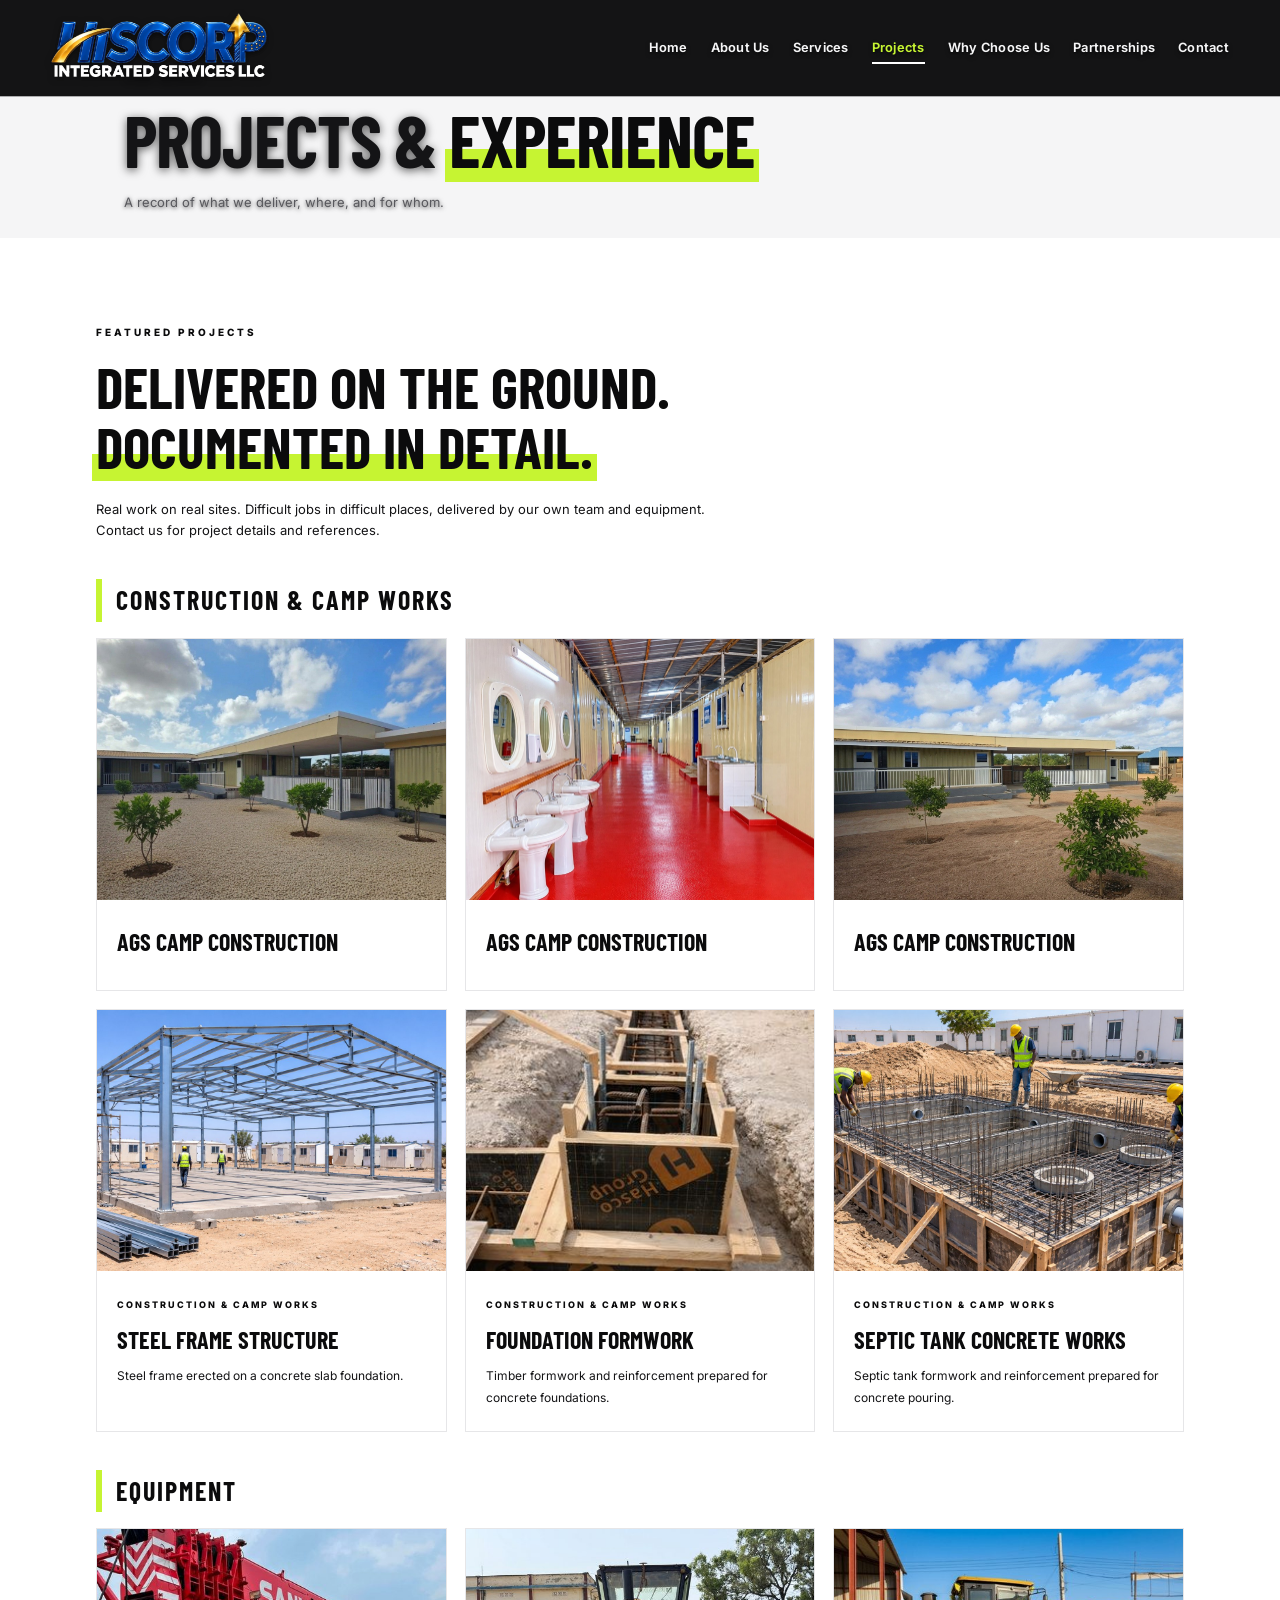
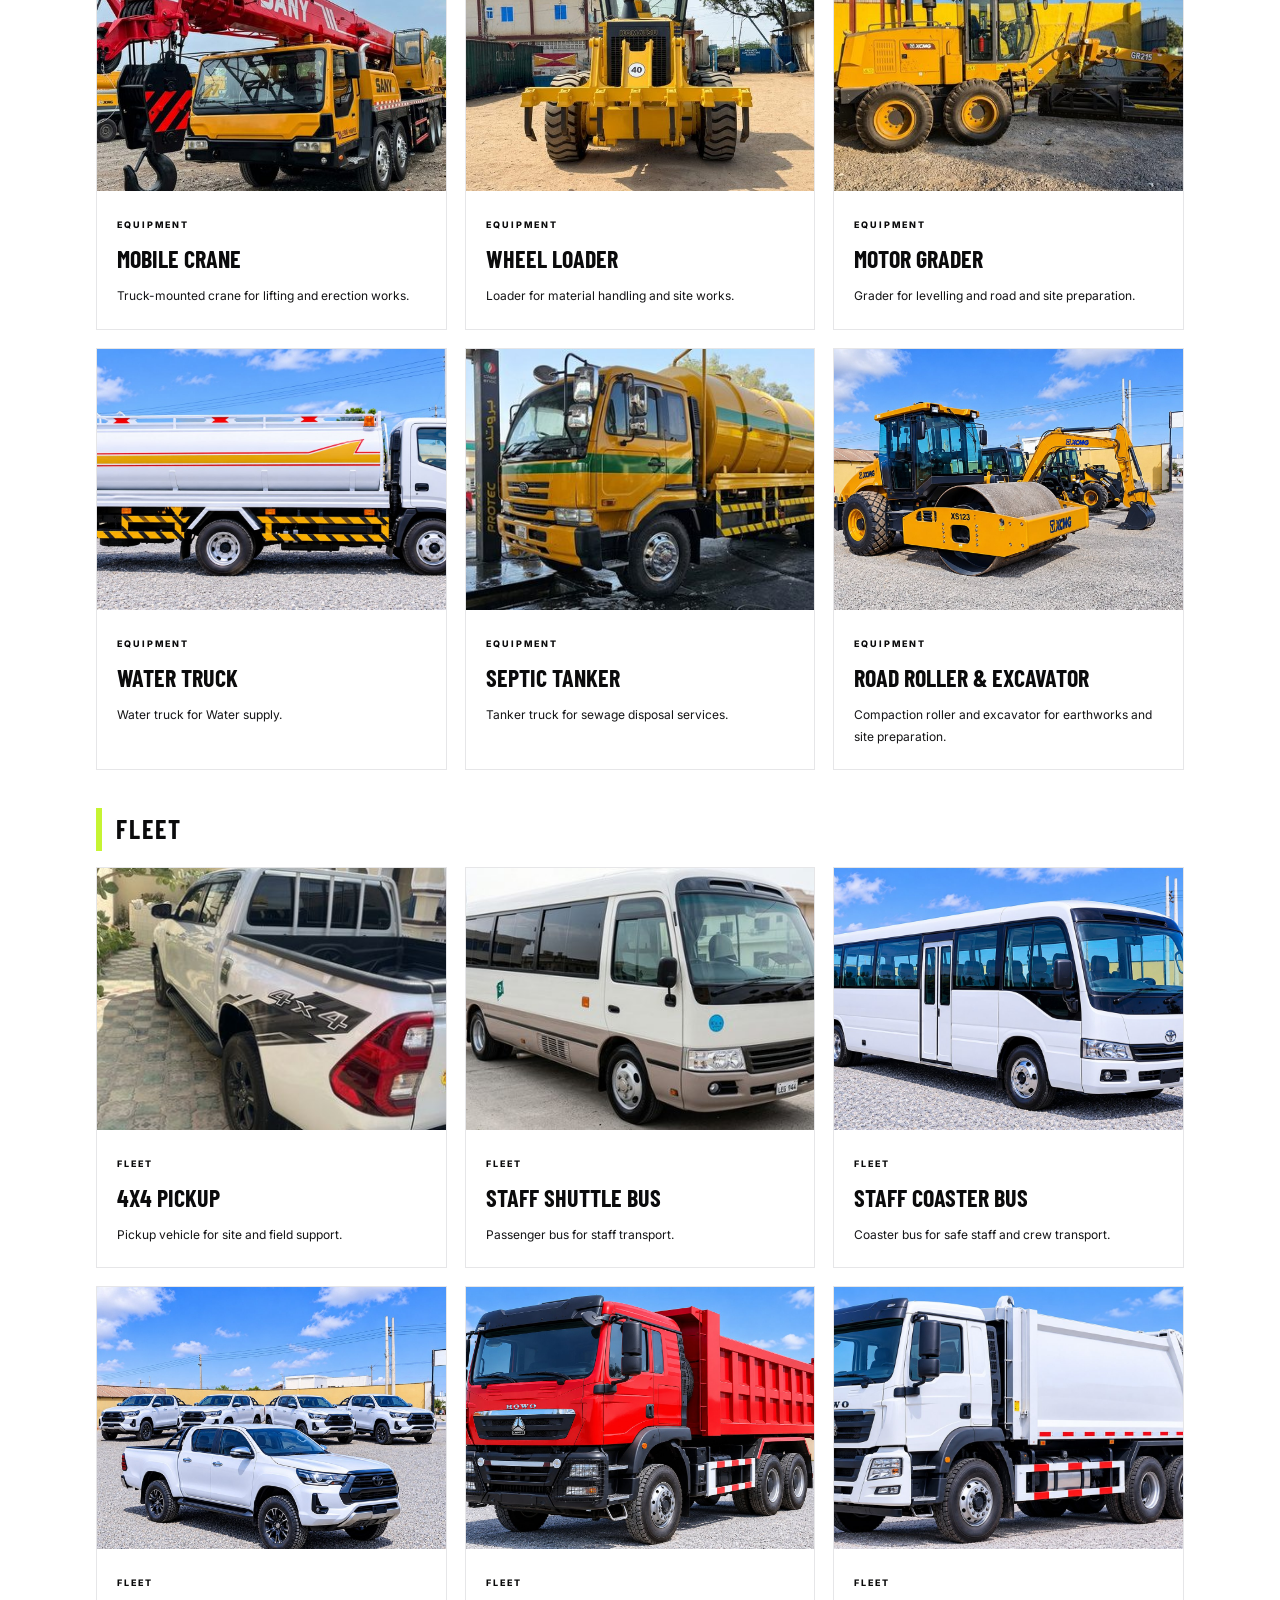
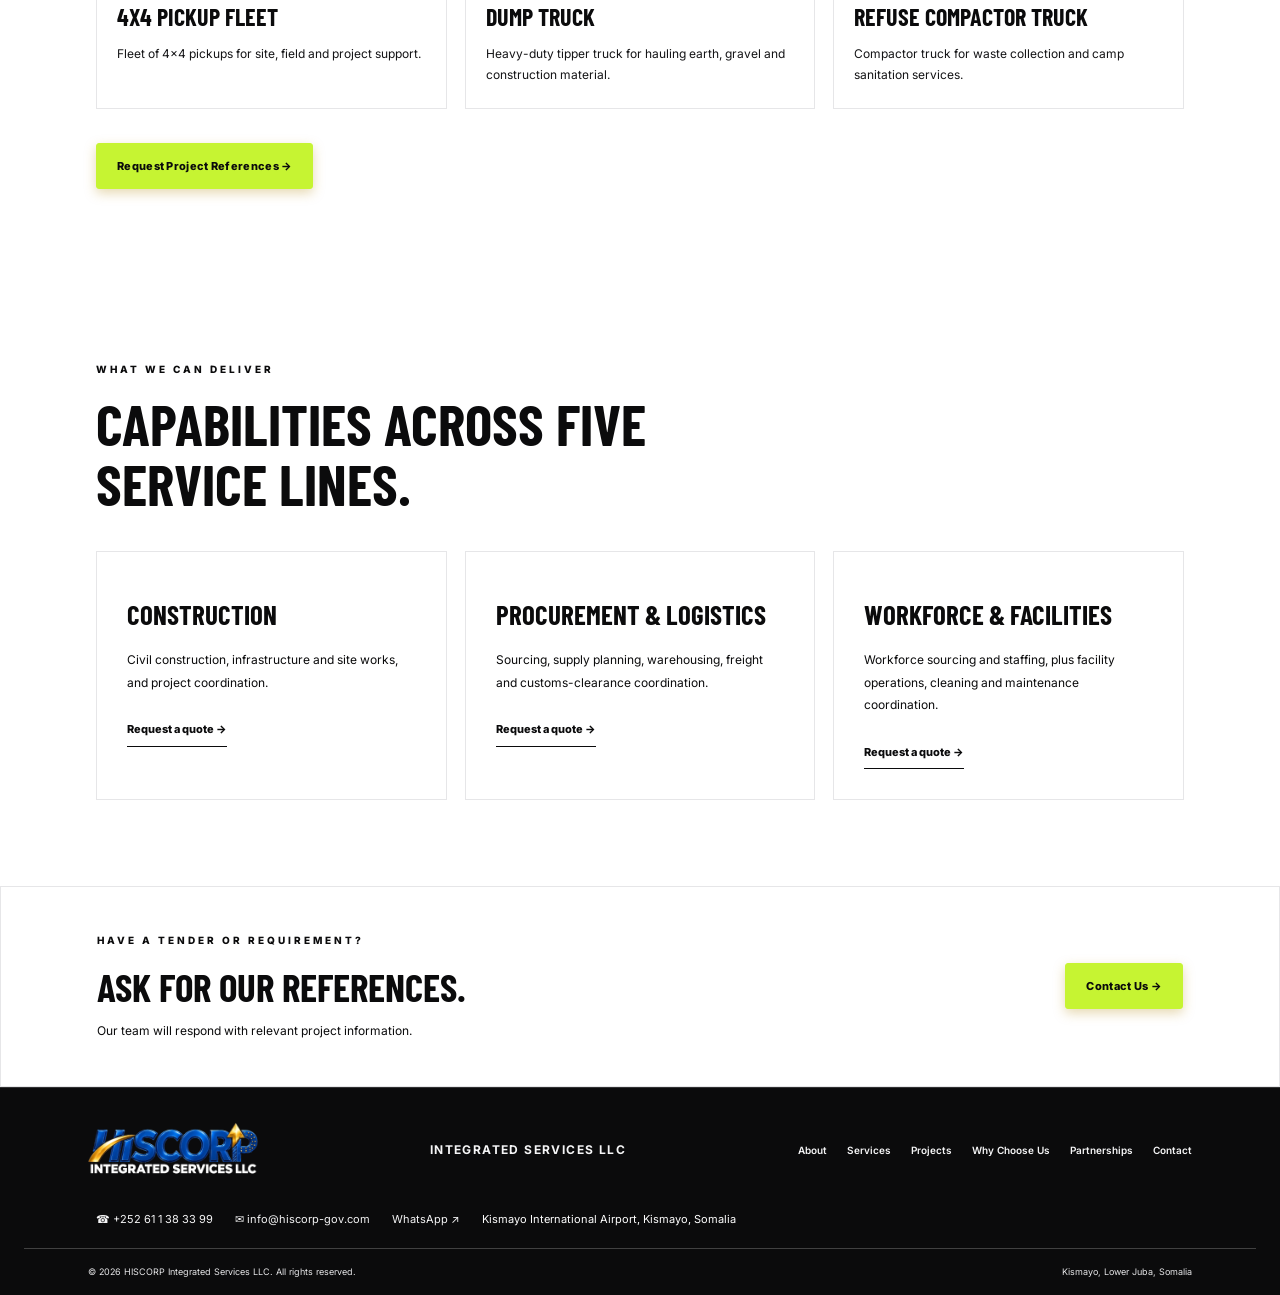
<file: projects.html>
<!doctype html><html lang="en"><head><meta charset="utf-8"><meta name="theme-color" content="#0b0b0c"><meta name="viewport" content="width=device-width,initial-scale=1"><meta name="description" content="Project experience and references from HISCORP Integrated Services LLC in Kismayo, Somalia."><meta property="og:type" content="website"><meta property="og:site_name" content="HISCORP Integrated Services LLC"><meta property="og:title" content="Projects & Experience | HISCORP LLC"><meta property="og:description" content="Project experience and references from HISCORP Integrated Services LLC in Kismayo, Somalia."><meta property="og:url" content="https://hiscorp.so/projects"><meta property="og:image" content="https://hiscorp.so/assets/og-image.jpg"><meta property="og:image:width" content="1200"><meta property="og:image:height" content="630"><meta name="twitter:card" content="summary_large_image"><meta name="twitter:title" content="Projects & Experience | HISCORP LLC"><meta name="twitter:description" content="Project experience and references from HISCORP Integrated Services LLC in Kismayo, Somalia."><meta name="twitter:image" content="https://hiscorp.so/assets/og-image.jpg">
  <link rel="icon" href="favicon.ico" sizes="any"><link rel="icon" type="image/png" sizes="32x32" href="assets/favicon-32.png"><link rel="apple-touch-icon" href="assets/apple-touch-icon.png"><title>Projects & Experience | HISCORP LLC</title><link rel="preconnect" href="https://fonts.googleapis.com"><link href="https://fonts.googleapis.com/css2?family=Barlow+Condensed:wght@500;600;700;800&family=Inter:wght@400;500;600;700;800&display=swap" rel="stylesheet"><link rel="stylesheet" href="style.css?v=20261104-v3">  <link rel="canonical" href="https://hiscorp.so/projects">
</head><body class="projects-page"><header class="site-header"><a class="brand" href="index.html" aria-label="HISCORP LLC home"><span class="brand-mark logo-holder"><img src="assets/hiscorp-logo.png" alt="HISCORP Integrated Services LLC logo"></span></a><nav class="main-nav" id="mainNav"><a href="index.html">Home</a><a href="about.html">About Us</a><a href="services.html">Services</a><a href="projects.html" class="active" aria-current="page">Projects</a><a href="why-us.html">Why Choose Us</a><a href="partnerships.html">Partnerships</a><a href="contact.html">Contact</a></nav></header><main><section class="hero page-hero"><div class="hero-image"></div><div class="hero-overlay"></div><div class="container hero-content reveal"><p class="eyebrow">OUR WORK</p><h1>Projects & <span>Experience</span></h1><p class="hero-copy">A record of what we deliver, where, and for whom.</p></div><div class="hero-bottom"><span>BUILT ON VALUES · FOCUSED ON DELIVERY</span><span>KISMAYO · SOMALIA</span></div></section><section class="section section-light"><div class="container"><div class="section-heading dark-heading"><p class="eyebrow gold-text">FEATURED PROJECTS</p><h2>Delivered on the ground.<br><span>Documented in detail.</span></h2><p>Real work on real sites. Difficult jobs in difficult places, delivered by our own team and equipment. Contact us for project details and references.</p></div>
<div id="projectGrid"><h3 class="gallery-group">CONSTRUCTION &amp; CAMP WORKS</h3><div class="project-grid"><article class="project-card"><img class="project-photo" src="Images/projects/ags-camp-exterior.jpg" alt="AGS camp construction" loading="lazy"><div class="project-body"><h3>AGS Camp Construction</h3></div></article><article class="project-card"><img class="project-photo" src="Images/projects/ags-camp-ablution.jpg" alt="AGS camp construction" loading="lazy"><div class="project-body"><h3>AGS Camp Construction</h3></div></article><article class="project-card"><img class="project-photo" src="Images/projects/ags-camp-corridor.jpg" alt="AGS camp construction" loading="lazy"><div class="project-body"><h3>AGS Camp Construction</h3></div></article><article class="project-card"><img class="project-photo" src="Images/projects/steel-frame-structure.jpg" alt="Steel frame structure" loading="lazy"><div class="project-body"><span class="project-tag">CONSTRUCTION &amp; CAMP WORKS</span><h3>Steel frame structure</h3><p>Steel frame erected on a concrete slab foundation.</p></div></article><article class="project-card"><img class="project-photo" src="Images/projects/foundation-formwork.jpg" alt="Foundation formwork" loading="lazy"><div class="project-body"><span class="project-tag">CONSTRUCTION &amp; CAMP WORKS</span><h3>Foundation formwork</h3><p>Timber formwork and reinforcement prepared for concrete foundations.</p></div></article><article class="project-card"><img class="project-photo" src="Images/projects/septic-tank-concrete.jpg" alt="Septic tank concrete works" loading="lazy"><div class="project-body"><span class="project-tag">CONSTRUCTION &amp; CAMP WORKS</span><h3>Septic tank concrete works</h3><p>Septic tank formwork and reinforcement prepared for concrete pouring.</p></div></article></div><h3 class="gallery-group">EQUIPMENT</h3><div class="project-grid"><article class="project-card"><img class="project-photo" src="Images/projects/mobile-crane.jpg" alt="Mobile crane" loading="lazy"><div class="project-body"><span class="project-tag">EQUIPMENT</span><h3>Mobile crane</h3><p>Truck-mounted crane for lifting and erection works.</p></div></article><article class="project-card"><img class="project-photo" src="Images/projects/wheel-loader.jpg" alt="Wheel loader" loading="lazy"><div class="project-body"><span class="project-tag">EQUIPMENT</span><h3>Wheel loader</h3><p>Loader for material handling and site works.</p></div></article><article class="project-card"><img class="project-photo" src="Images/projects/motor-grader.jpg" alt="Motor grader" loading="lazy"><div class="project-body"><span class="project-tag">EQUIPMENT</span><h3>Motor grader</h3><p>Grader for levelling and road and site preparation.</p></div></article><article class="project-card"><img class="project-photo" src="Images/projects/water-truck.jpg" alt="Water truck" loading="lazy"><div class="project-body"><span class="project-tag">EQUIPMENT</span><h3>Water Truck</h3><p>Water truck for Water supply.</p></div></article><article class="project-card"><img class="project-photo" src="Images/projects/septic-tanker.jpg" alt="Septic tanker" loading="lazy"><div class="project-body"><span class="project-tag">EQUIPMENT</span><h3>Septic tanker</h3><p>Tanker truck for sewage disposal services.</p></div></article><article class="project-card"><img class="project-photo" src="Images/projects/road-roller-excavator.jpg" alt="Road roller and excavator" loading="lazy"><div class="project-body"><span class="project-tag">EQUIPMENT</span><h3>Road roller &amp; excavator</h3><p>Compaction roller and excavator for earthworks and site preparation.</p></div></article></div><h3 class="gallery-group">FLEET</h3><div class="project-grid"><article class="project-card"><img class="project-photo" src="Images/projects/pickup-4x4.jpg" alt="4x4 pickup" loading="lazy"><div class="project-body"><span class="project-tag">FLEET</span><h3>4x4 pickup</h3><p>Pickup vehicle for site and field support.</p></div></article><article class="project-card"><img class="project-photo" src="Images/projects/staff-shuttle-bus.jpg" alt="Staff shuttle bus" loading="lazy"><div class="project-body"><span class="project-tag">FLEET</span><h3>Staff shuttle bus</h3><p>Passenger bus for staff transport.</p></div></article><article class="project-card"><img class="project-photo" src="Images/projects/staff-coaster-bus.jpg" alt="Staff coaster bus" loading="lazy"><div class="project-body"><span class="project-tag">FLEET</span><h3>Staff coaster bus</h3><p>Coaster bus for safe staff and crew transport.</p></div></article><article class="project-card"><img class="project-photo" src="Images/projects/pickup-fleet.jpg" alt="4x4 pickup fleet" loading="lazy"><div class="project-body"><span class="project-tag">FLEET</span><h3>4x4 pickup fleet</h3><p>Fleet of 4x4 pickups for site, field and project support.</p></div></article><article class="project-card"><img class="project-photo" src="Images/projects/dump-truck-red.jpg" alt="Dump truck" loading="lazy"><div class="project-body"><span class="project-tag">FLEET</span><h3>Dump truck</h3><p>Heavy-duty tipper truck for hauling earth, gravel and construction material.</p></div></article><article class="project-card"><img class="project-photo" src="Images/projects/refuse-compactor-truck.jpg" alt="Refuse compactor truck" loading="lazy"><div class="project-body"><span class="project-tag">FLEET</span><h3>Refuse compactor truck</h3><p>Compactor truck for waste collection and camp sanitation services.</p></div></article></div><div class="project-actions"><a class="btn btn-gold" href="contact.html?service=Project%20references%20%2F%20tender#contactForm">Request Project References →</a></div></div></div></section>
<section class="section section-dark"><div class="container"><div class="section-heading"><p class="eyebrow">WHAT WE CAN DELIVER</p><h2>Capabilities across <span>five service lines.</span></h2></div><div class="three-grid"><article class="info-panel"><h3>Construction</h3><p>Civil construction, infrastructure and site works, and project coordination.</p><a class="text-link" href="contact.html?service=Construction#contactForm">Request a quote →</a></article><article class="info-panel"><h3>Procurement &amp; logistics</h3><p>Sourcing, supply planning, warehousing, freight and customs-clearance coordination.</p><a class="text-link" href="contact.html?service=Logistics%20%2F%20Warehousing#contactForm">Request a quote →</a></article><article class="info-panel"><h3>Workforce &amp; facilities</h3><p>Workforce sourcing and staffing, plus facility operations, cleaning and maintenance coordination.</p><a class="text-link" href="contact.html?service=Labour%20Workforce%20Supply#contactForm">Request a quote →</a></article></div></div></section>
<section class="contact-cta"><div class="container cta-row"><div><p class="eyebrow">HAVE A TENDER OR REQUIREMENT?</p><h2>Ask for our references.</h2><p>Our team will respond with relevant project information.</p></div><a class="btn btn-gold" href="contact.html">Contact Us →</a></div></section></main><footer class="site-footer"><div class="container footer-main"><a class="brand footer-brand" href="index.html" aria-label="HISCORP LLC home"><span class="brand-mark logo-holder"><img src="assets/hiscorp-logo.png" alt="HISCORP Integrated Services LLC logo"></span></a><div class="footer-brand-caption">Integrated Services LLC</div><div class="footer-links"><a href="about.html">About</a><a href="services.html">Services</a><a href="projects.html">Projects</a><a href="why-us.html">Why Choose Us</a><a href="partnerships.html">Partnerships</a><a href="contact.html">Contact</a></div></div><div class="container footer-contact"><a href="tel:+252611383399">☎ +252 61 1 38 33 99</a><a href="mailto:info@hiscorp-gov.com">✉ info@hiscorp-gov.com</a><a href="https://wa.me/252611383399" target="_blank" rel="noopener">WhatsApp ↗</a><span>Kismayo International Airport, Kismayo, Somalia</span></div><div class="container footer-bottom"><span>© <span data-year></span> HISCORP Integrated Services LLC. All rights reserved.</span><span>Kismayo, Lower Juba, Somalia</span></div></footer><button class="to-top" id="toTop" type="button" aria-label="Back to top">↑</button>
<script src="script.js"></script><script src="analytics.js" defer></script>  <script src="hero-rotation.js"></script>
  <script src="clean-urls.js"></script>
</body></html>
</file>
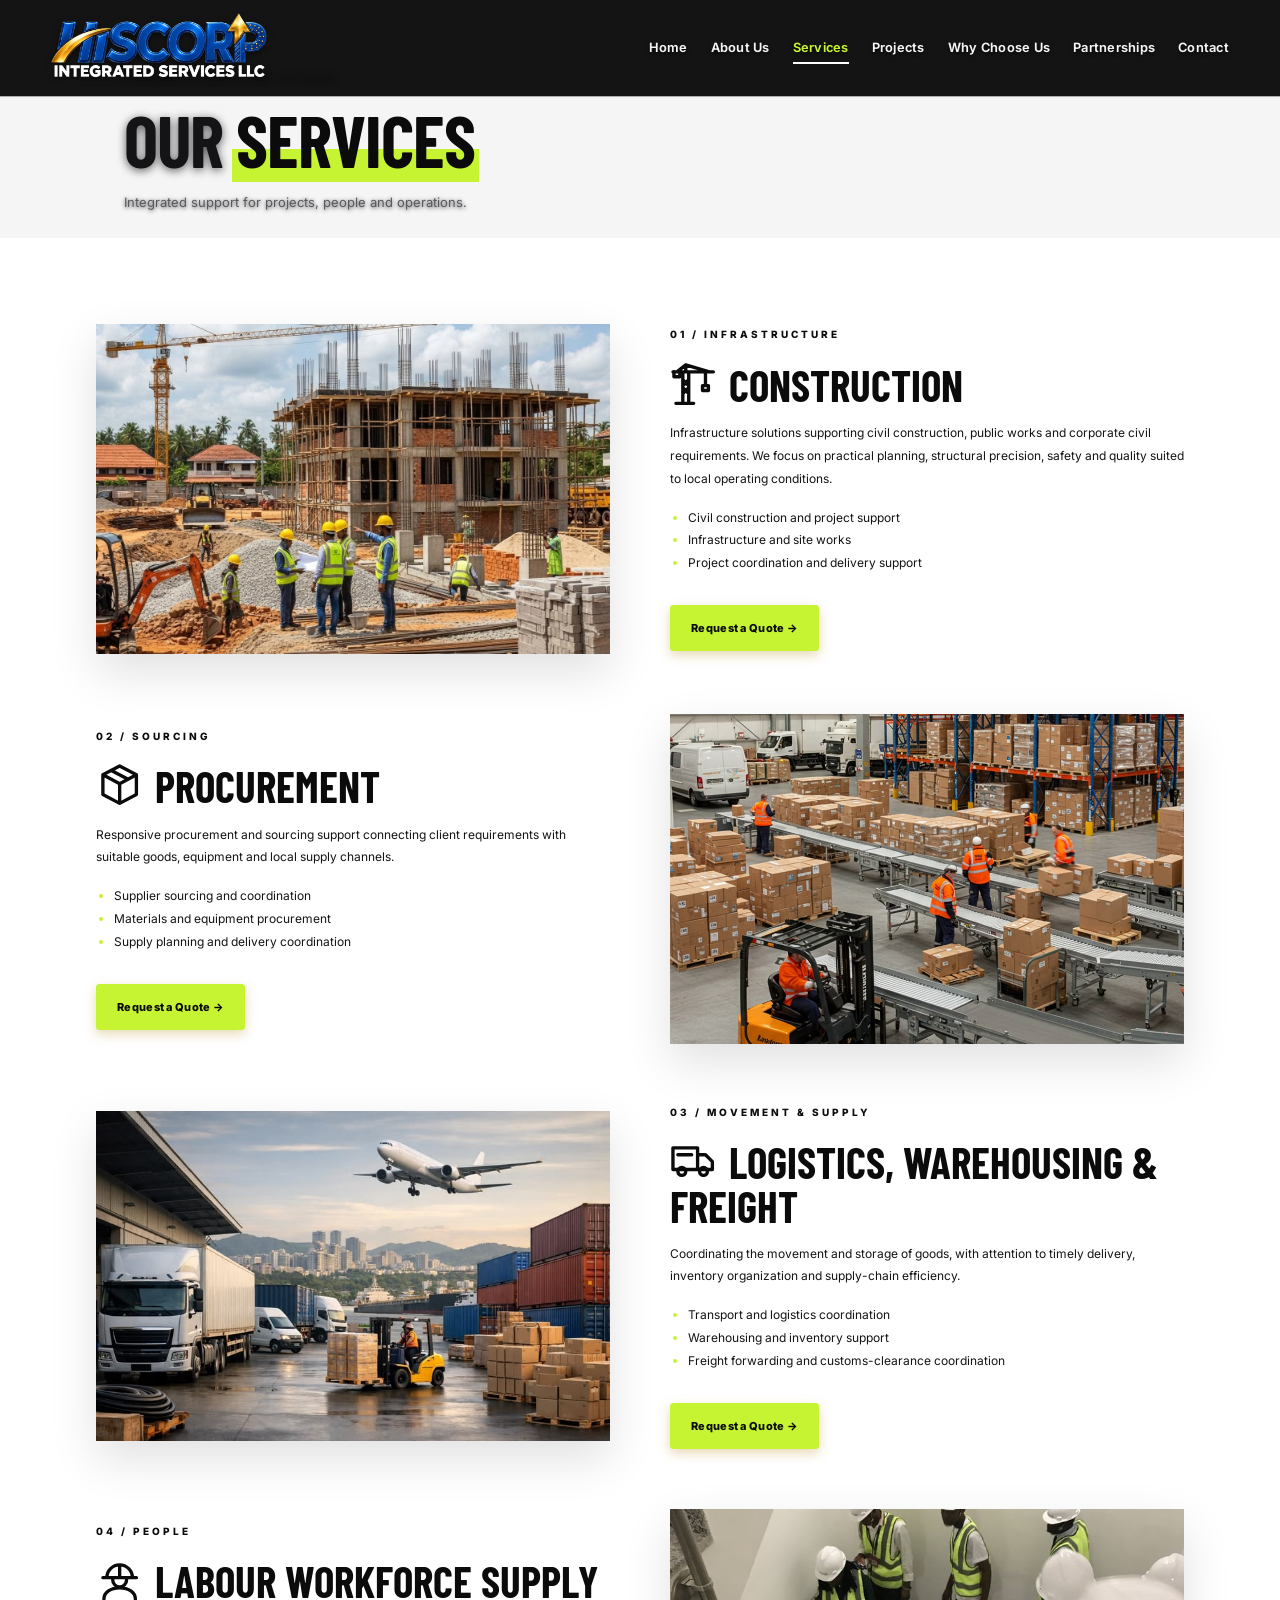
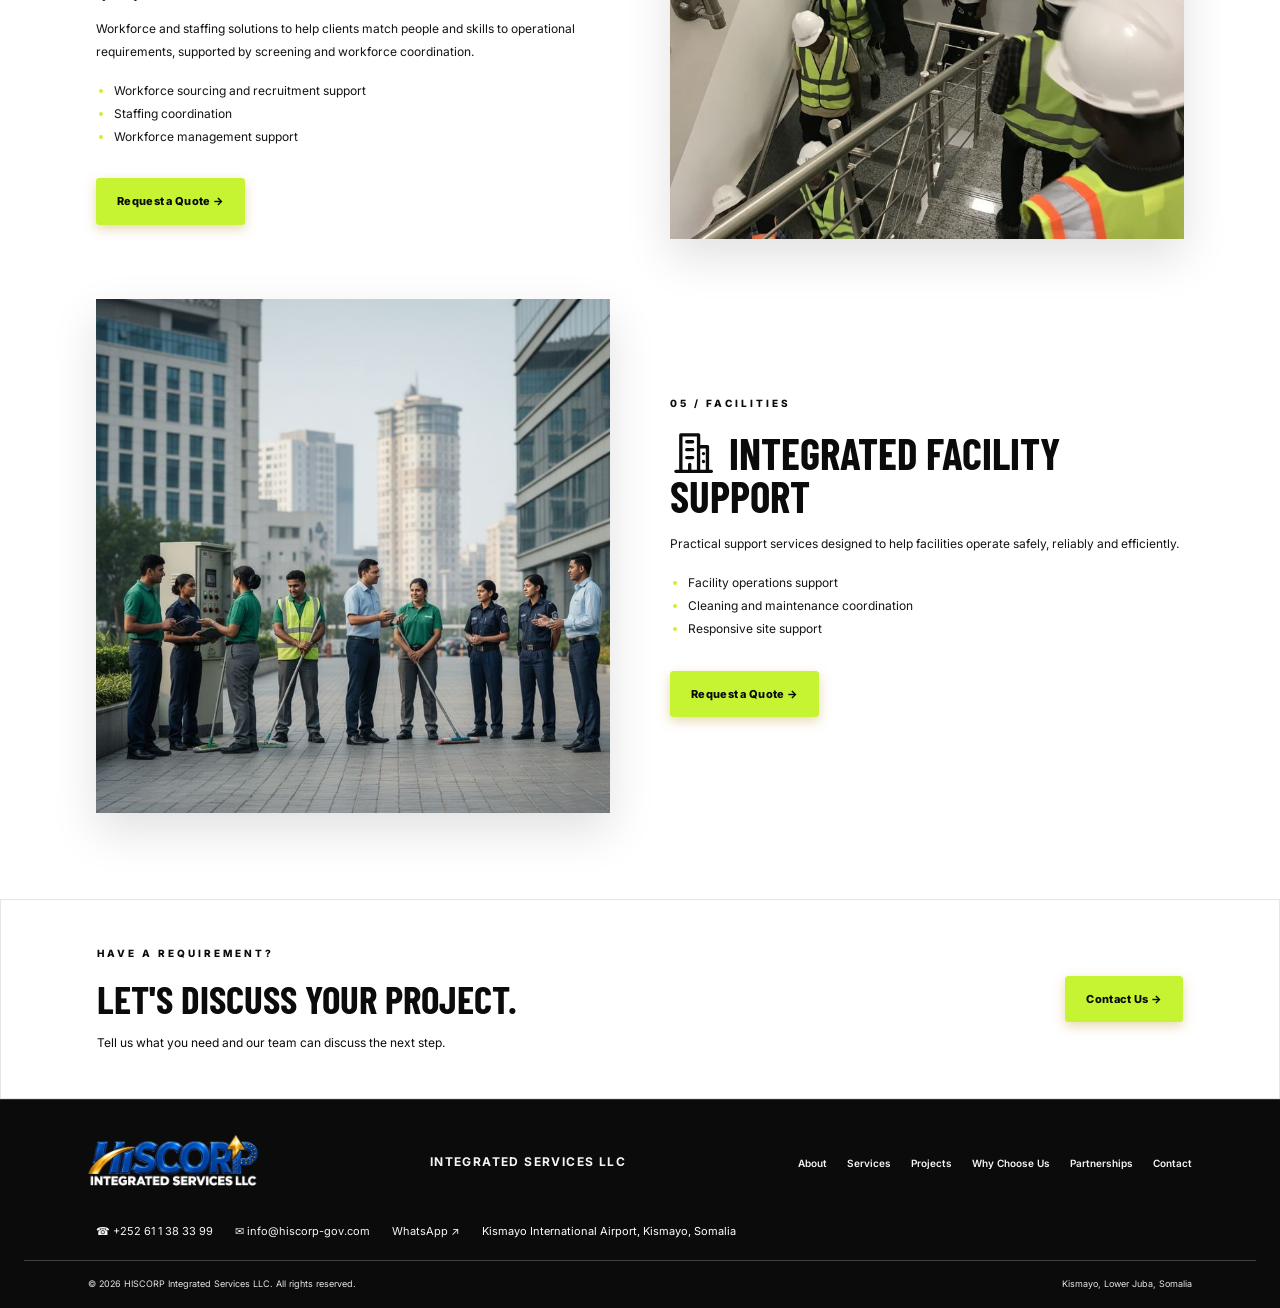
<file: services.html>
<!doctype html><html lang="en"><head><meta charset="utf-8"><meta name="theme-color" content="#0b0b0c"><meta name="viewport" content="width=device-width,initial-scale=1"><meta name="description" content="Construction, procurement, logistics, warehousing, freight and workforce services from HISCORP LLC."><link rel="icon" href="favicon.ico" sizes="any"><link rel="icon" type="image/png" sizes="32x32" href="assets/favicon-32.png"><link rel="apple-touch-icon" href="assets/apple-touch-icon.png"><meta property="og:type" content="website"><meta property="og:site_name" content="HISCORP Integrated Services LLC"><meta property="og:title" content="Our Services | HISCORP LLC"><meta property="og:description" content="Construction, procurement, logistics, warehousing, freight and workforce services from HISCORP LLC."><meta property="og:url" content="https://hiscorp.so/services"><meta property="og:image" content="https://hiscorp.so/assets/og-image.jpg"><meta property="og:image:width" content="1200"><meta property="og:image:height" content="630"><meta name="twitter:card" content="summary_large_image"><meta name="twitter:title" content="Our Services | HISCORP LLC"><meta name="twitter:description" content="Construction, procurement, logistics, warehousing, freight and workforce services from HISCORP LLC."><meta name="twitter:image" content="https://hiscorp.so/assets/og-image.jpg"><title>Our Services | HISCORP LLC</title><link rel="preconnect" href="https://fonts.googleapis.com"><link href="https://fonts.googleapis.com/css2?family=Barlow+Condensed:wght@500;600;700;800&family=Inter:wght@400;500;600;700;800&display=swap" rel="stylesheet"><link rel="stylesheet" href="style.css?v=20261104-v3">  <link rel="canonical" href="https://hiscorp.so/services">
</head><body class="services-page"><svg class="sprite" aria-hidden="true" xmlns="http://www.w3.org/2000/svg"><defs>
<symbol id="i-crane" viewBox="0 0 24 24"><path d="M3 22h9M6.5 22V6M9.5 22V6M6.5 10l3 3M9.5 10l-3 3M6.5 14l3 3M9.5 14l-3 3M8 6V2.5M1.5 6H22M8 2.5L20 6M8 2.5L3.5 6M18 6v7M16.5 13h3v2.5h-3z"/><path d="M2 6v2.5h3V6"/></symbol>
<symbol id="i-truck" viewBox="0 0 24 24"><path d="M1.5 5.5h12.5v11H1.5zM14 9h4l3.5 3.5v4H14z"/><circle cx="6" cy="17.5" r="2"/><circle cx="17" cy="17.5" r="2"/><path d="M4 9h7"/></symbol>
<symbol id="i-box" viewBox="0 0 24 24"><path d="M12 2.5l8.5 4.5v10L12 21.5 3.5 17V7zM3.5 7L12 11.5 20.5 7M12 11.5v10M7.8 4.8l8.5 4.5"/></symbol>
<symbol id="i-worker" viewBox="0 0 24 24"><path d="M5.5 11a6.5 6.5 0 0 1 13 0zM3.5 11h17M12 4.5V11M8.5 11v1.2a3.5 3.5 0 0 0 7 0V11M4 22c0-3.6 3.5-5.8 8-5.8s8 2.2 8 5.8"/></symbol>
<symbol id="i-building" viewBox="0 0 24 24"><path d="M3 22h18M5.5 22V3.5h9V22M14.5 9.5H19V22M8.5 7h3M8.5 11h3M8.5 15h3M17 13h.01M17 17h.01M10 22v-3.5"/></symbol>
<symbol id="i-shield" viewBox="0 0 24 24"><path d="M12 2.5l8 3v6c0 5-3.3 8.6-8 10-4.7-1.4-8-5-8-10v-6zM8.5 12l2.5 2.5 4.5-5"/></symbol>
<symbol id="i-bulb" viewBox="0 0 24 24"><path d="M9 18.5h6M10 21.5h4M12 2.5a6.5 6.5 0 0 0-3.8 11.8c.6.5.8 1.1.8 1.7v.5h6V16c0-.6.2-1.2.8-1.7A6.5 6.5 0 0 0 12 2.5z"/></symbol>
<symbol id="i-target" viewBox="0 0 24 24"><circle cx="12" cy="12" r="9"/><circle cx="12" cy="12" r="5"/><circle cx="12" cy="12" r="1.2"/></symbol>
<symbol id="i-link" viewBox="0 0 24 24"><circle cx="8" cy="8" r="3"/><circle cx="17" cy="9" r="2.5"/><path d="M2 20c0-3.3 2.7-5.5 6-5.5s6 2.2 6 5.5M14.5 14.8c.8-.2 1.6-.3 2.5-.3 2.8 0 5 1.8 5 4.5"/></symbol>
</defs></svg><header class="site-header"><a class="brand" href="index.html" aria-label="HISCORP LLC home"><span class="brand-mark logo-holder"><img src="assets/hiscorp-logo.png" alt="HISCORP Integrated Services LLC logo"></span></a><nav class="main-nav" id="mainNav"><a href="index.html">Home</a><a href="about.html">About Us</a><a href="services.html" class="active" aria-current="page">Services</a><a href="projects.html">Projects</a><a href="why-us.html">Why Choose Us</a><a href="partnerships.html">Partnerships</a><a href="contact.html">Contact</a></nav></header><main><section class="hero page-hero"><div class="hero-image"></div><div class="hero-overlay"></div><div class="container hero-content reveal"><p class="eyebrow">CAPABILITIES & SOLUTIONS</p><h1>Our <span>Services</span></h1><p class="hero-copy">Integrated support for projects, people and operations.</p></div><div class="hero-bottom"><span>BUILT ON VALUES · FOCUSED ON DELIVERY</span><span>KISMAYO · SOMALIA</span></div></section><section class="section section-light"><div class="container service-detail-list"><article class="service-detail reveal" id="construction"><div class="detail-image card-construction"></div><div><p class="eyebrow gold-text">01 / INFRASTRUCTURE</p><h2><svg class="ico" aria-hidden="true"><use href="#i-crane"/></svg>Construction</h2><p>Infrastructure solutions supporting civil construction, public works and corporate civil requirements. We focus on practical planning, structural precision, safety and quality suited to local operating conditions.</p><ul><li>Civil construction and project support</li><li>Infrastructure and site works</li><li>Project coordination and delivery support</li></ul><a class="btn btn-gold quote-btn" href="contact.html?service=Construction#contactForm">Request a Quote →</a></div></article><article class="service-detail reverse reveal" id="procurement"><div class="detail-image card-procurement"></div><div><p class="eyebrow gold-text">02 / SOURCING</p><h2><svg class="ico" aria-hidden="true"><use href="#i-box"/></svg>Procurement</h2><p>Responsive procurement and sourcing support connecting client requirements with suitable goods, equipment and local supply channels.</p><ul><li>Supplier sourcing and coordination</li><li>Materials and equipment procurement</li><li>Supply planning and delivery coordination</li></ul><a class="btn btn-gold quote-btn" href="contact.html?service=Procurement#contactForm">Request a Quote →</a></div></article><article class="service-detail reveal" id="logistics"><div class="detail-image card-logistics"></div><div><p class="eyebrow gold-text">03 / MOVEMENT & SUPPLY</p><h2><svg class="ico" aria-hidden="true"><use href="#i-truck"/></svg>Logistics, warehousing & freight</h2><p>Coordinating the movement and storage of goods, with attention to timely delivery, inventory organization and supply-chain efficiency.</p><ul><li>Transport and logistics coordination</li><li>Warehousing and inventory support</li><li>Freight forwarding and customs-clearance coordination</li></ul><a class="btn btn-gold quote-btn" href="contact.html?service=Logistics%20%2F%20Warehousing#contactForm">Request a Quote →</a></div></article><article class="service-detail reverse reveal" id="workforce"><div class="detail-image card-workforce"></div><div><p class="eyebrow gold-text">04 / PEOPLE</p><h2><svg class="ico" aria-hidden="true"><use href="#i-worker"/></svg>Labour workforce supply</h2><p>Workforce and staffing solutions to help clients match people and skills to operational requirements, supported by screening and workforce coordination.</p><ul><li>Workforce sourcing and recruitment support</li><li>Staffing coordination</li><li>Workforce management support</li></ul><a class="btn btn-gold quote-btn" href="contact.html?service=Labour%20Workforce%20Supply#contactForm">Request a Quote →</a></div></article><article class="service-detail reveal" id="facility"><div class="detail-image card-facility"></div><div><p class="eyebrow gold-text">05 / FACILITIES</p><h2><svg class="ico" aria-hidden="true"><use href="#i-building"/></svg>Integrated facility support</h2><p>Practical support services designed to help facilities operate safely, reliably and efficiently.</p><ul><li>Facility operations support</li><li>Cleaning and maintenance coordination</li><li>Responsive site support</li></ul><a class="btn btn-gold quote-btn" href="contact.html?service=Facility%20Support#contactForm">Request a Quote →</a></div></article></div></section><section class="contact-cta"><div class="container cta-row"><div><p class="eyebrow">HAVE A REQUIREMENT?</p><h2>Let's discuss your project.</h2><p>Tell us what you need and our team can discuss the next step.</p></div><a class="btn btn-gold" href="contact.html">Contact Us →</a></div></section></main><footer class="site-footer"><div class="container footer-main"><a class="brand footer-brand" href="index.html" aria-label="HISCORP LLC home"><span class="brand-mark logo-holder"><img src="assets/hiscorp-logo.png" alt="HISCORP Integrated Services LLC logo"></span></a><div class="footer-brand-caption">Integrated Services LLC</div><div class="footer-links"><a href="about.html">About</a><a href="services.html">Services</a><a href="projects.html">Projects</a><a href="why-us.html">Why Choose Us</a><a href="partnerships.html">Partnerships</a><a href="contact.html">Contact</a></div></div><div class="container footer-contact"><a href="tel:+252611383399">☎ +252 61 1 38 33 99</a><a href="mailto:info@hiscorp-gov.com">✉ info@hiscorp-gov.com</a><a href="https://wa.me/252611383399" target="_blank" rel="noopener">WhatsApp ↗</a><span>Kismayo International Airport, Kismayo, Somalia</span></div><div class="container footer-bottom"><span>© <span data-year></span> HISCORP Integrated Services LLC. All rights reserved.</span><span>Kismayo, Lower Juba, Somalia</span></div></footer><button class="to-top" id="toTop" type="button" aria-label="Back to top">↑</button>
<script src="script.js"></script><script src="analytics.js" defer></script>  <script src="hero-rotation.js"></script>
  <script src="clean-urls.js"></script>
</body></html>
</file>
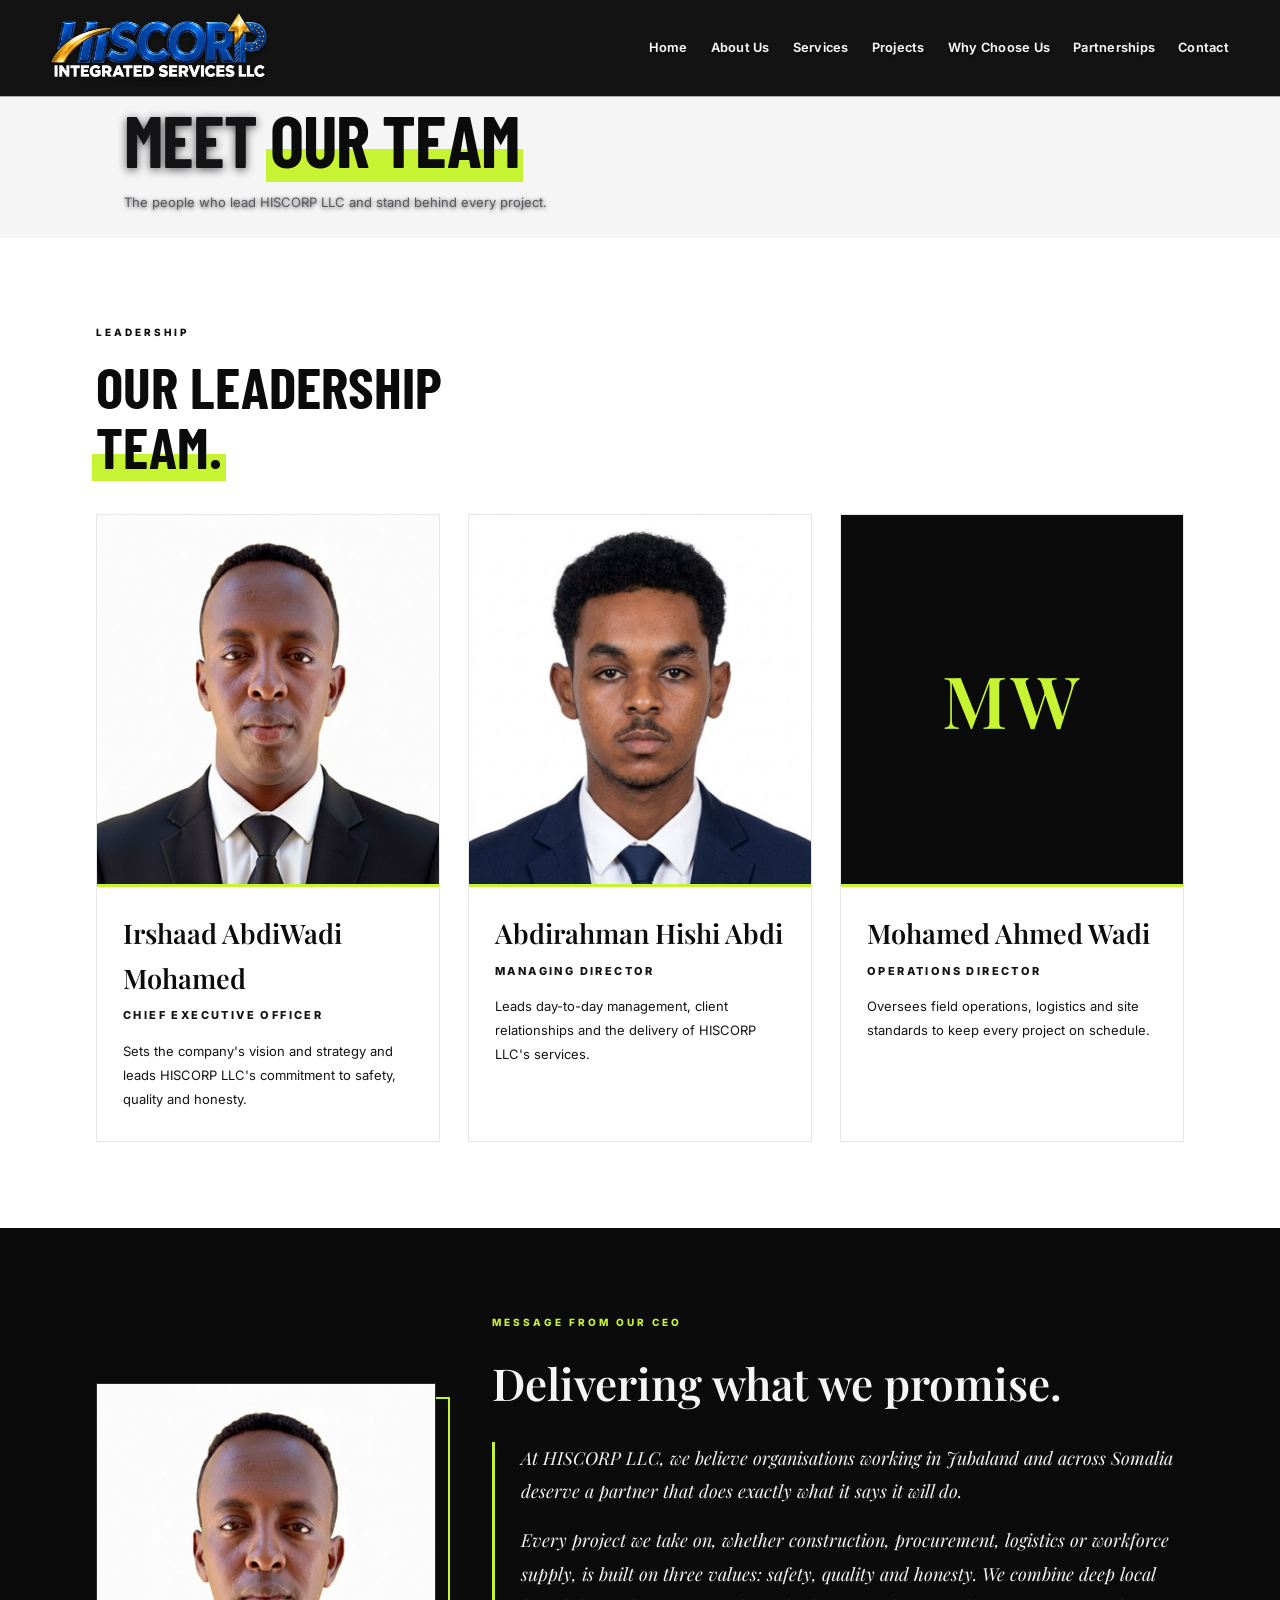
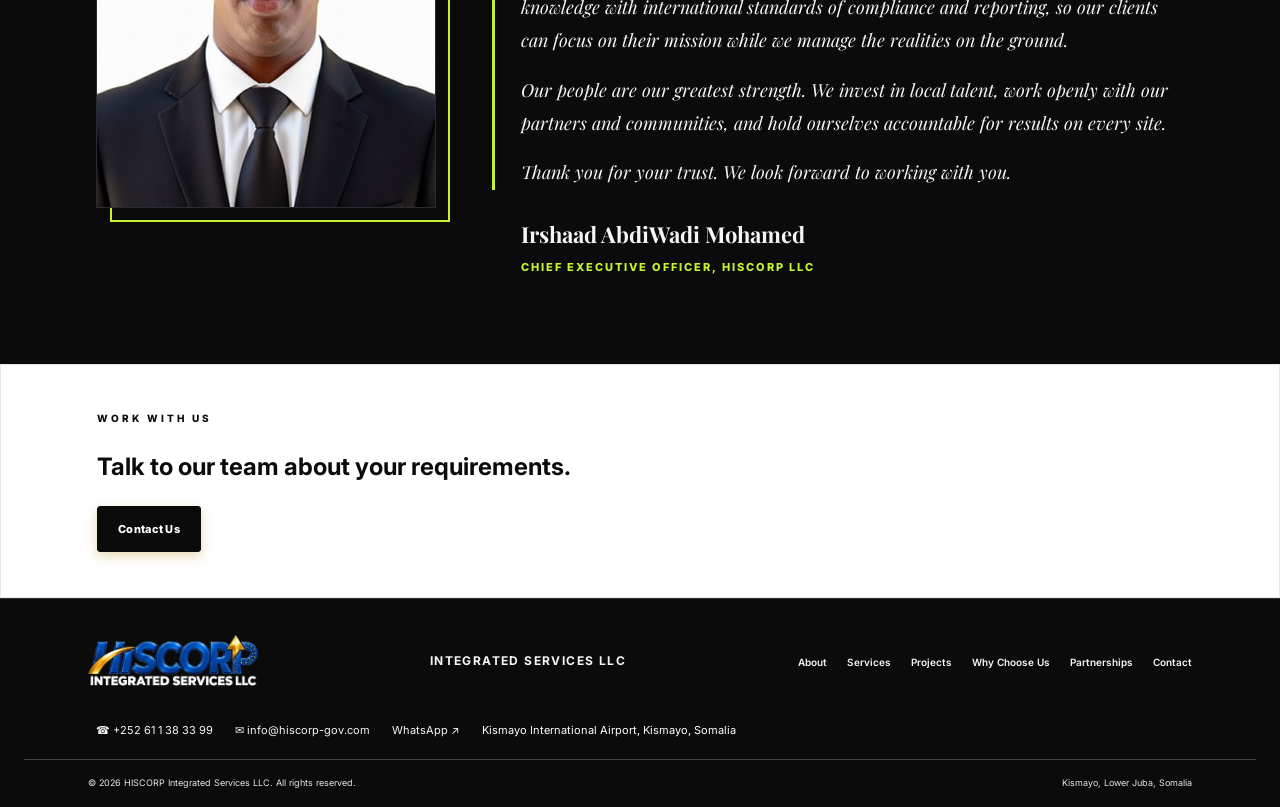
<file: team.html>
<!doctype html><html lang="en"><head><meta charset="utf-8"><meta name="theme-color" content="#0b0b0c"><meta name="viewport" content="width=device-width,initial-scale=1"><meta name="description" content="Meet the leadership team of HISCORP Integrated Services LLC."><link rel="icon" href="favicon.ico" sizes="any"><link rel="icon" type="image/png" sizes="32x32" href="assets/favicon-32.png"><link rel="apple-touch-icon" href="assets/apple-touch-icon.png"><meta property="og:type" content="website"><meta property="og:site_name" content="HISCORP Integrated Services LLC"><meta property="og:title" content="Our Team | HISCORP LLC"><meta property="og:description" content="Meet the leadership team of HISCORP Integrated Services LLC."><meta property="og:url" content="https://hiscorp.so/team"><meta property="og:image" content="https://hiscorp.so/assets/og-image.jpg"><meta property="og:image:width" content="1200"><meta property="og:image:height" content="630"><meta name="twitter:card" content="summary_large_image"><meta name="twitter:title" content="Our Team | HISCORP LLC"><meta name="twitter:description" content="Meet the leadership team of HISCORP Integrated Services LLC."><meta name="twitter:image" content="https://hiscorp.so/assets/og-image.jpg"><title>Our Team | HISCORP LLC</title><link rel="preconnect" href="https://fonts.googleapis.com"><link href="https://fonts.googleapis.com/css2?family=Barlow+Condensed:wght@500;600;700;800&family=Inter:wght@400;500;600;700;800&display=swap" rel="stylesheet"><link href="https://fonts.googleapis.com/css2?family=Playfair+Display:ital,wght@0,500;0,600;0,700;1,500&display=swap" rel="stylesheet"><link rel="stylesheet" href="style.css?v=20261104-v3">  <link rel="canonical" href="https://hiscorp.so/team">
</head><body class="team-page"><header class="site-header"><a class="brand" href="index.html" aria-label="HISCORP LLC home"><span class="brand-mark logo-holder"><img src="assets/hiscorp-logo.png" alt="HISCORP Integrated Services LLC logo"></span></a><nav class="main-nav" id="mainNav"><a href="index.html">Home</a><a href="about.html">About Us</a><a href="services.html">Services</a><a href="projects.html">Projects</a><a href="why-us.html">Why Choose Us</a><a href="partnerships.html">Partnerships</a><a href="contact.html">Contact</a></nav></header><main><section class="hero page-hero team-hero"><div class="hero-image"></div><div class="hero-overlay"></div><div class="container hero-content reveal"><p class="eyebrow">LEADERSHIP</p><h1>Meet <span>Our Team</span></h1><p class="hero-copy">The people who lead HISCORP LLC and stand behind every project.</p></div><div class="hero-bottom"><span>BUILT ON VALUES · FOCUSED ON DELIVERY</span><span>KISMAYO · SOMALIA</span></div></section>
<section class="section section-light" id="leadership"><div class="container"><div class="section-heading dark-heading"><p class="eyebrow gold-text">LEADERSHIP</p><h2>Our leadership<br><span>team.</span></h2></div>
<div class="team-grid">
<article class="team-card"><div class="team-photo"><img src="assets/team/irshaad-abdi-wadi.jpg" alt="Irshaad AbdiWadi Mohamed, Chief Executive Officer" loading="lazy"></div><div class="team-info"><h3>Irshaad AbdiWadi Mohamed</h3><p class="team-role">Chief Executive Officer</p><p class="team-desc">Sets the company's vision and strategy and leads HISCORP LLC's commitment to safety, quality and honesty.</p></div></article>
<article class="team-card"><div class="team-photo"><img src="assets/team/abdirahman-hishi-abdi.jpg" alt="Abdirahman Hishi Abdi, Managing Director" loading="lazy"></div><div class="team-info"><h3>Abdirahman Hishi Abdi</h3><p class="team-role">Managing Director</p><p class="team-desc">Leads day-to-day management, client relationships and the delivery of HISCORP LLC's services.</p></div></article>
<article class="team-card"><div class="team-photo team-monogram" aria-hidden="true"><span>MW</span></div><div class="team-info"><h3>Mohamed Ahmed Wadi</h3><p class="team-role">Operations Director</p><p class="team-desc">Oversees field operations, logistics and site standards to keep every project on schedule.</p></div></article>
</div></div></section>
<section class="section section-dark ceo-section" id="ceo-message"><div class="container ceo-wrap"><div class="ceo-portrait"><img src="assets/team/irshaad-abdi-wadi.jpg" alt="Irshaad AbdiWadi Mohamed, Chief Executive Officer" loading="lazy"></div><div class="ceo-text"><p class="eyebrow">MESSAGE FROM OUR CEO</p><h2 class="ceo-title">Delivering what we promise.</h2><blockquote class="ceo-quote"><p>At HISCORP LLC, we believe organisations working in Jubaland and across Somalia deserve a partner that does exactly what it says it will do.</p><p>Every project we take on, whether construction, procurement, logistics or workforce supply, is built on three values: safety, quality and honesty. We combine deep local knowledge with international standards of compliance and reporting, so our clients can focus on their mission while we manage the realities on the ground.</p><p>Our people are our greatest strength. We invest in local talent, work openly with our partners and communities, and hold ourselves accountable for results on every site.</p><p>Thank you for your trust. We look forward to working with you.</p></blockquote><div class="ceo-sign"><strong>Irshaad AbdiWadi Mohamed</strong><span>Chief Executive Officer, HISCORP LLC</span></div></div></div></section>
<section class="contact-cta"><div class="container cta-inner"><div><p class="eyebrow gold-text">WORK WITH US</p><h2>Talk to our team about your requirements.</h2></div><a class="btn btn-dark" href="contact.html">Contact Us</a></div></section></main><footer class="site-footer"><div class="container footer-main"><a class="brand footer-brand" href="index.html" aria-label="HISCORP LLC home"><span class="brand-mark logo-holder"><img src="assets/hiscorp-logo.png" alt="HISCORP Integrated Services LLC logo"></span></a><div class="footer-brand-caption">Integrated Services LLC</div><div class="footer-links"><a href="about.html">About</a><a href="services.html">Services</a><a href="projects.html">Projects</a><a href="why-us.html">Why Choose Us</a><a href="partnerships.html">Partnerships</a><a href="contact.html">Contact</a></div></div><div class="container footer-contact"><a href="tel:+252611383399">☎ +252 61 1 38 33 99</a><a href="mailto:info@hiscorp-gov.com">✉ info@hiscorp-gov.com</a><a href="https://wa.me/252611383399" target="_blank" rel="noopener">WhatsApp ↗</a><span>Kismayo International Airport, Kismayo, Somalia</span></div><div class="container footer-bottom"><span>© <span data-year></span> HISCORP Integrated Services LLC. All rights reserved.</span><span>Kismayo, Lower Juba, Somalia</span></div></footer><button class="to-top" id="toTop" type="button" aria-label="Back to top">↑</button>
<script src="script.js"></script><script src="analytics.js" defer></script>  <script src="hero-rotation.js"></script>
  <script src="clean-urls.js"></script>
</body></html>
</file>
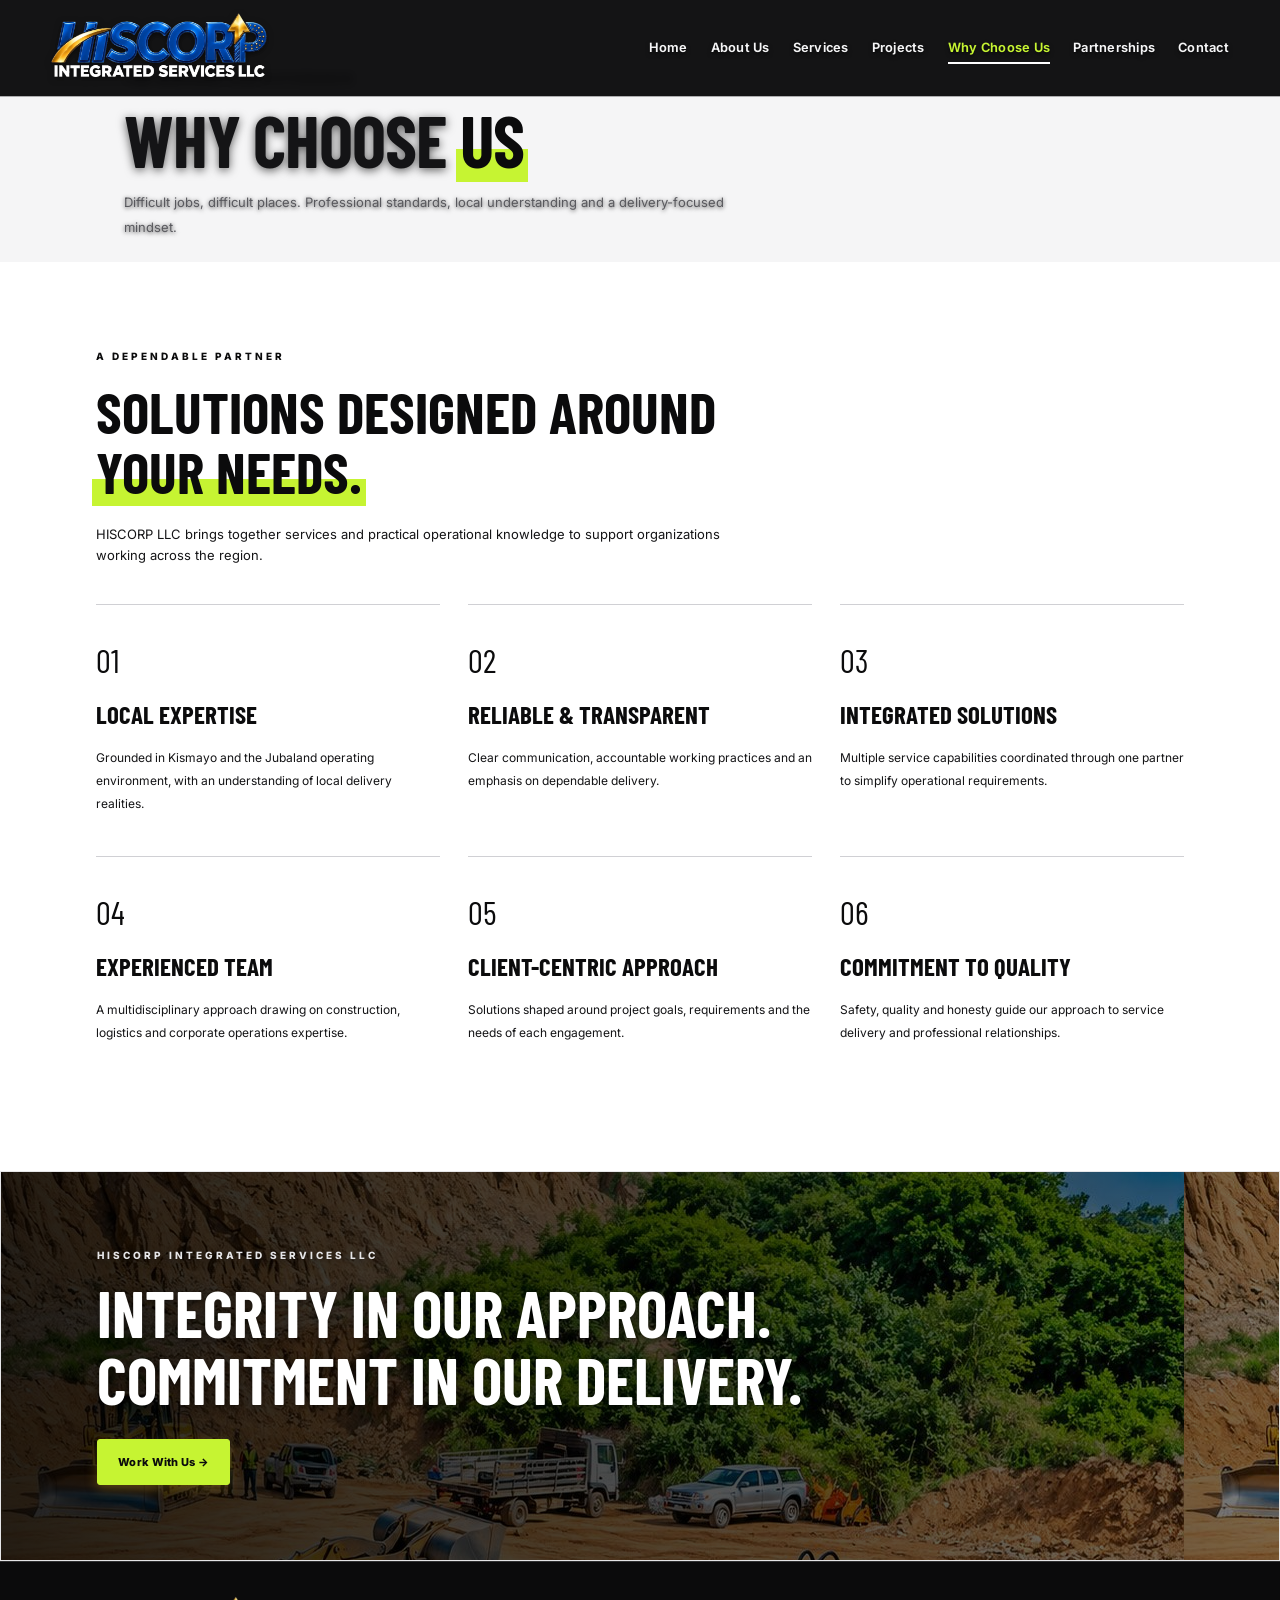
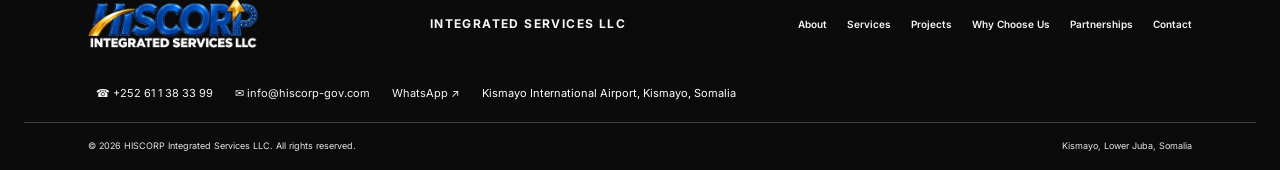
<file: why-us.html>
<!doctype html><html lang="en"><head><meta charset="utf-8"><meta name="theme-color" content="#0b0b0c"><meta name="viewport" content="width=device-width,initial-scale=1"><meta name="description" content="Why partner with HISCORP Integrated Services LLC."><link rel="icon" href="favicon.ico" sizes="any"><link rel="icon" type="image/png" sizes="32x32" href="assets/favicon-32.png"><link rel="apple-touch-icon" href="assets/apple-touch-icon.png"><meta property="og:type" content="website"><meta property="og:site_name" content="HISCORP Integrated Services LLC"><meta property="og:title" content="Why Choose Us | HISCORP LLC"><meta property="og:description" content="Why partner with HISCORP Integrated Services LLC."><meta property="og:url" content="https://hiscorp.so/why-us"><meta property="og:image" content="https://hiscorp.so/assets/og-image.jpg"><meta property="og:image:width" content="1200"><meta property="og:image:height" content="630"><meta name="twitter:card" content="summary_large_image"><meta name="twitter:title" content="Why Choose Us | HISCORP LLC"><meta name="twitter:description" content="Why partner with HISCORP Integrated Services LLC."><meta name="twitter:image" content="https://hiscorp.so/assets/og-image.jpg"><title>Why Choose Us | HISCORP LLC</title><link rel="preconnect" href="https://fonts.googleapis.com"><link href="https://fonts.googleapis.com/css2?family=Barlow+Condensed:wght@500;600;700;800&family=Inter:wght@400;500;600;700;800&display=swap" rel="stylesheet"><link rel="stylesheet" href="style.css?v=20261104-v3">  <link rel="canonical" href="https://hiscorp.so/why-us">
</head><body class="why-us-page"><header class="site-header"><a class="brand" href="index.html" aria-label="HISCORP LLC home"><span class="brand-mark logo-holder"><img src="assets/hiscorp-logo.png" alt="HISCORP Integrated Services LLC logo"></span></a><nav class="main-nav" id="mainNav"><a href="index.html">Home</a><a href="about.html">About Us</a><a href="services.html">Services</a><a href="projects.html">Projects</a><a href="why-us.html" class="active" aria-current="page">Why Choose Us</a><a href="partnerships.html">Partnerships</a><a href="contact.html">Contact</a></nav></header><main><section class="hero page-hero"><div class="hero-image"></div><div class="hero-overlay"></div><div class="container hero-content reveal"><p class="eyebrow">THE HISCORP LLC DIFFERENCE</p><h1>Why Choose <span>Us</span></h1><p class="hero-copy">Difficult jobs, difficult places. Professional standards, local understanding and a delivery-focused mindset.</p></div><div class="hero-bottom"><span>BUILT ON VALUES · FOCUSED ON DELIVERY</span><span>KISMAYO · SOMALIA</span></div></section><section class="section section-light"><div class="container"><div class="section-heading dark-heading"><p class="eyebrow gold-text">A DEPENDABLE PARTNER</p><h2>Solutions designed around <span>your needs.</span></h2><p>HISCORP LLC brings together services and practical operational knowledge to support organizations working across the region.</p></div><div class="reasons-grid"><article><span>01</span><h3>Local Expertise</h3><p>Grounded in Kismayo and the Jubaland operating environment, with an understanding of local delivery realities.</p></article><article><span>02</span><h3>Reliable & Transparent</h3><p>Clear communication, accountable working practices and an emphasis on dependable delivery.</p></article><article><span>03</span><h3>Integrated Solutions</h3><p>Multiple service capabilities coordinated through one partner to simplify operational requirements.</p></article><article><span>04</span><h3>Experienced Team</h3><p>A multidisciplinary approach drawing on construction, logistics and corporate operations expertise.</p></article><article><span>05</span><h3>Client-Centric Approach</h3><p>Solutions shaped around project goals, requirements and the needs of each engagement.</p></article><article><span>06</span><h3>Commitment to Quality</h3><p>Safety, quality and honesty guide our approach to service delivery and professional relationships.</p></article></div></div></section><section class="statement-band"><div class="container statement-content"><p class="eyebrow">HISCORP INTEGRATED SERVICES LLC</p><h2>Integrity in our approach.<br>Commitment in our delivery.</h2><a class="btn btn-gold" href="contact.html">Work With Us →</a></div></section></main><footer class="site-footer"><div class="container footer-main"><a class="brand footer-brand" href="index.html" aria-label="HISCORP LLC home"><span class="brand-mark logo-holder"><img src="assets/hiscorp-logo.png" alt="HISCORP Integrated Services LLC logo"></span></a><div class="footer-brand-caption">Integrated Services LLC</div><div class="footer-links"><a href="about.html">About</a><a href="services.html">Services</a><a href="projects.html">Projects</a><a href="why-us.html">Why Choose Us</a><a href="partnerships.html">Partnerships</a><a href="contact.html">Contact</a></div></div><div class="container footer-contact"><a href="tel:+252611383399">☎ +252 61 1 38 33 99</a><a href="mailto:info@hiscorp-gov.com">✉ info@hiscorp-gov.com</a><a href="https://wa.me/252611383399" target="_blank" rel="noopener">WhatsApp ↗</a><span>Kismayo International Airport, Kismayo, Somalia</span></div><div class="container footer-bottom"><span>© <span data-year></span> HISCORP Integrated Services LLC. All rights reserved.</span><span>Kismayo, Lower Juba, Somalia</span></div></footer><button class="to-top" id="toTop" type="button" aria-label="Back to top">↑</button>
<script src="script.js"></script><script src="analytics.js" defer></script>  <script src="hero-rotation.js"></script>
  <script src="clean-urls.js"></script>
</body></html>
</file>
<file: style.css>
/* HISCORP Integrated Services LLC — charcoal, platinum and bronze corporate theme */
:root{--ink:#0b0b0c;--ink2:#141416;--ink3:#1c1c1f;--gold:#c6f432;--gold2:#c6f432;--platinum:#e6e6e8;--paper:#f5f5f6;--muted:#b3b3b8;--text:#1c1c1f;--white:#fff;--line:rgba(255,255,255,.13);--font:'Inter',Arial,sans-serif;--display:'Barlow Condensed','Arial Narrow',sans-serif}
*{box-sizing:border-box}html{margin:0;padding:0;scroll-behavior:smooth;scroll-padding-top:85px}body{margin:0;padding:0;min-height:100vh;background:var(--paper);color:var(--text);font-family:var(--font);line-height:1.65}a{color:inherit;text-decoration:none}img{max-width:100%}.container{width:min(1160px,calc(100% - 48px));margin:auto}.site-header{height:78px;background:rgba(11,11,12,.97);color:#fff;display:flex;align-items:center;justify-content:space-between;padding:0 max(24px,calc((100% - 1160px)/2));position:sticky;top:0;z-index:50;border-bottom:1px solid rgba(198,244,50,.25);backdrop-filter:blur(14px)}.brand{display:flex;align-items:center;gap:10px;min-width:max-content}.brand-mark{width:39px;height:39px;border:1px solid rgba(198,244,50,.65);display:grid;place-items:center;transform:skew(-8deg);background:linear-gradient(135deg,#1c1c1f,#0b0b0c)}.mark-symbol{font-family:var(--display);font-size:28px;line-height:1;font-weight:800;color:var(--gold2);letter-spacing:-3px;transform:skew(8deg);text-shadow:0 1px 0 #fff4}.mark-symbol span{font-size:18px;color:#e6e6e8;vertical-align:top;margin-left:-3px}.brand-words{display:flex;flex-direction:column;line-height:1}.brand-words b{font-size:20px;letter-spacing:1.8px}.brand-words small{font-size:7px;letter-spacing:1.4px;margin-top:5px;color:#d0d0d4}.main-nav{display:flex;align-items:center;gap:27px}.main-nav a{font-size:11px;font-weight:700;color:#d0d0d4;transition:color .2s}.main-nav a:hover,.main-nav a.active{color:var(--gold2)}.menu-toggle{display:none;background:none;border:1px solid #6b6b70;color:#fff;font-size:23px;padding:5px 10px}.hero{position:relative;min-height:590px;display:flex;align-items:center;overflow:hidden;background:#141416;color:white}.hero-image,.hero-overlay{position:absolute;inset:0}.hero-image{background-image:url('Images/bg.jpg');background-position:center 42%;background-size:cover;transform:scale(1.02);animation:heroReveal 1.2s ease both}.hero-overlay{background:linear-gradient(90deg,rgba(11,11,12,.94) 0%,rgba(11,11,12,.75) 38%,rgba(11,11,12,.15) 100%),linear-gradient(0deg,rgba(11,11,12,.65),transparent 50%)}.hero-content{position:relative;z-index:1;padding-top:35px;padding-bottom:70px}.eyebrow{font-size:10px;font-weight:800;letter-spacing:3px;text-transform:uppercase;color:#c6f432;margin:0 0 17px}.hero h1,.page-hero h1{font-family:var(--display);font-size:clamp(52px,7vw,88px);line-height:.98;letter-spacing:-1px;text-transform:uppercase;margin:0 0 24px;font-weight:700}.hero h1 span,.section-heading h2 span,.page-hero h1 span{color:var(--gold2)}.hero-copy{max-width:560px;color:#e6e6e8;font-size:14px;line-height:1.9}.hero-actions{display:flex;gap:12px;margin-top:29px;flex-wrap:wrap}.btn{display:inline-flex;align-items:center;justify-content:center;gap:15px;padding:13px 20px;font-size:11px;font-weight:800;letter-spacing:.3px;border:1px solid transparent;cursor:pointer;transition:transform .2s,background .2s}.btn:hover{transform:translateY(-2px)}.btn-gold{background:linear-gradient(120deg,#0b0b0c,#c6f432);color:#0b0b0c}.btn-outline{border-color:rgba(255,255,255,.65);color:white;background:rgba(11,11,12,.2)}.btn-dark{background:#141416;color:#fff}.hero-bottom{position:absolute;bottom:0;left:0;right:0;display:flex;justify-content:space-between;padding:15px max(24px,calc((100% - 1160px)/2));font-size:9px;letter-spacing:1.8px;color:#e6e6e8;border-top:1px solid rgba(255,255,255,.18)}.service-ribbon{background:#0b0b0c;color:#fff;border-bottom:1px solid #2b2b2f}.ribbon-grid{display:grid;grid-template-columns:repeat(5,1fr)}.ribbon-grid a{min-height:132px;display:flex;flex-direction:column;align-items:center;justify-content:center;text-align:center;padding:18px 10px;border-right:1px solid #2b2b2f;transition:background .2s}.ribbon-grid a:first-child{border-left:1px solid #2b2b2f}.ribbon-grid a:hover{background:#1c1c1f}.service-icon{font-size:29px;color:var(--gold2);line-height:1.3;margin-bottom:8px}.ribbon-grid b{font-size:12px}.ribbon-grid small{font-size:9px;color:#b3b3b8;margin-top:4px}.section{padding:86px 0}.section-light{background:var(--paper)}.section-dark{background:#0b0b0c;color:#fff}.split{display:grid;grid-template-columns:1fr 1fr;gap:72px;align-items:center}.split-visual{min-height:390px;position:relative;background-size:cover;background-position:center}.image-about{background-image:url('Images/who-we-are.jpg')}.image-caption{position:absolute;bottom:0;left:0;right:0;padding:16px 20px;background:rgba(11,11,12,.82);color:#c6f432;font-size:9px;font-weight:800;letter-spacing:2px}.split-copy h2,.section-heading h2,.contact-info h2{font-family:var(--display);font-size:clamp(37px,4.5vw,58px);line-height:1.04;text-transform:uppercase;margin:0 0 22px;color:#141416}.split-copy p:not(.eyebrow){font-size:13px;color:#59595e;line-height:1.95}.gold-text{color:#0b0b0c}.text-link{display:inline-block;margin-top:14px;font-size:11px;font-weight:800;color:#0b0b0c;border-bottom:1px solid #c6f432;padding-bottom:7px}.text-link span{margin-left:12px}.section-heading{max-width:650px;margin-bottom:37px}.section-heading h2{color:#f5f5f6}.section-heading>p:not(.eyebrow){color:#b3b3b8;font-size:13px}.dark-heading h2{color:#141416}.dark-heading>p:not(.eyebrow){color:#59595e}.cards-grid{display:grid;grid-template-columns:repeat(4,1fr);gap:17px}.service-card{background:#f5f5f6;color:#1c1c1f;min-width:0}.card-image{height:170px;background-size:cover;background-position:center;transition:transform .4s}.service-card{overflow:hidden}.service-card:hover .card-image{filter:saturate(1.15)}.card-construction{background-image:url('Images/why\ choose.jpeg')}.card-procurement{background-image:url('Images/warehousinng.jpg')}.card-logistics{background-image:url('Images/Logistics\,\ warehousing\ &\ freight.jpg')}.card-workforce{background-image:url('Images/labours.jpg')}.card-facility{background-image:url('Images/integrated\ service.jpg')}.card-body{padding:20px}.card-number{font-size:10px;color:#0b0b0c;font-weight:800;letter-spacing:1px}.card-body h3{font-family:var(--display);text-transform:uppercase;font-size:25px;margin:4px 0}.card-body p{font-size:11px;line-height:1.8;color:#6b6b70;min-height:60px}.card-body a{font-size:10px;font-weight:800;color:#0b0b0c}.center-action{text-align:center;margin-top:35px}.statement-band{min-height:355px;display:flex;align-items:center;color:#fff;background:linear-gradient(90deg,rgba(11,11,12,.93),rgba(11,11,12,.43)),url('Images/bg.jpeg') center/cover}.statement-content{padding-top:75px;padding-bottom:75px}.statement-content h2{font-family:var(--display);font-size:clamp(40px,5vw,65px);text-transform:uppercase;line-height:1.04;margin:0 0 25px}.values-grid{display:grid;grid-template-columns:repeat(4,1fr);gap:25px}.value-item{border-left:1px solid #d0d0d4;padding:6px 20px}.value-item>span{display:inline-grid;place-items:center;width:45px;height:45px;border:1px solid #d0d0d4;border-radius:50%;color:#0b0b0c;font-size:22px}.value-item h3{font-family:var(--display);font-size:24px;text-transform:uppercase;margin:13px 0 4px}.value-item p{font-size:11px;color:#6b6b70;line-height:1.8}.contact-cta{background:#1c1c1f;color:#fff;padding:45px 0}.cta-row{display:flex;align-items:center;justify-content:space-between;gap:24px}.cta-row h2{font-family:var(--display);font-size:39px;text-transform:uppercase;line-height:1.1;margin:0}.cta-row p:not(.eyebrow){font-size:12px;color:#b3b3b8;margin-bottom:0}.site-footer{background:#0b0b0c;color:#e6e6e8}.footer-main{display:flex;align-items:center;justify-content:space-between;gap:25px;padding-top:34px;padding-bottom:30px}.footer-main>p{font-size:11px;color:#b3b3b8}.footer-links{display:flex;gap:20px;font-size:10px;color:#d0d0d4}.footer-links a:hover{color:var(--gold2)}.footer-bottom{border-top:1px solid #1c1c1f;display:flex;justify-content:space-between;gap:20px;padding-top:16px;padding-bottom:16px;font-size:9px;color:#b3b3b8}.page-hero{min-height:285px;display:flex;align-items:center;color:#fff;background-size:cover;background-position:center;position:relative}.page-hero:before{content:"";position:absolute;inset:0;background:linear-gradient(90deg,rgba(11,11,12,.9),rgba(11,11,12,.45))}.page-hero .container{position:relative;z-index:1}.page-hero h1{font-size:clamp(46px,6vw,72px);margin-bottom:12px}.page-hero p:not(.eyebrow){color:#e6e6e8;font-size:13px}.about-hero{background-image:url('Images/kismayo.jpg')}.services-hero{background-image:url('Images/why\ choose.jpeg')}.why-hero{background-image:url('Images/why\ choose.jpeg')}.partners-hero{background-image:url('Images/Partnership.jpg')}.contact-hero{background-image:url('Images/kismayo.png')}.three-grid{display:grid;grid-template-columns:repeat(3,1fr);gap:18px}.info-panel{padding:30px;background:#1c1c1f;border:1px solid #2b2b2f}.panel-icon{font-size:30px;color:var(--gold2)}.info-panel h3,.partner-card h3{font-family:var(--display);font-size:27px;text-transform:uppercase;margin:10px 0}.info-panel p{font-size:12px;line-height:1.9;color:#b3b3b8}.service-detail-list{display:flex;flex-direction:column;gap:60px}.service-detail{display:grid;grid-template-columns:1fr 1fr;gap:60px;align-items:center;scroll-margin-top:100px}.service-detail.reverse .detail-image{order:2}.detail-image{min-height:330px;background-size:cover;background-position:center}.service-detail h2{font-family:var(--display);font-size:43px;line-height:1;text-transform:uppercase;margin:0 0 15px}.service-detail p:not(.eyebrow),.service-detail li{font-size:12px;color:#6b6b70;line-height:1.9}.service-detail ul{padding-left:18px}.service-detail li::marker{color:#0b0b0c}.reasons-grid{display:grid;grid-template-columns:repeat(3,1fr);gap:0 28px}.reasons-grid article{padding:28px 0;border-top:1px solid #d0d0d4}.reasons-grid article>span{font-family:var(--display);font-size:33px;color:#c6f432}.reasons-grid h3{font-family:var(--display);font-size:25px;text-transform:uppercase;margin:7px 0}.reasons-grid p{font-size:12px;color:#6b6b70;line-height:1.9}.partner-card{padding:32px;background:#fff;border:1px solid #e6e6e8}.partner-symbol{width:54px;height:54px;border:1px solid #d0d0d4;color:#0b0b0c;display:grid;place-items:center;font-size:26px}.partner-card p{font-size:12px;color:#6b6b70;line-height:1.9}.handshake-band{background-image:linear-gradient(90deg,rgba(11,11,12,.92),rgba(11,11,12,.55)),url('Images/integrated service.jpg')}.contact-layout{display:grid;grid-template-columns:.9fr 1.1fr;gap:75px}.contact-info h2{font-size:43px}.contact-info>p:not(.eyebrow){font-size:12px;color:#6b6b70;line-height:1.9}.contact-line{display:flex;gap:15px;margin:25px 0}.contact-line>span{color:#0b0b0c;font-size:23px;width:28px}.contact-line b{font-size:12px}.contact-line p{font-size:12px;color:#6b6b70;margin:4px 0}.contact-form-wrap{background:#fff;padding:35px;border:1px solid #e6e6e8}.contact-form-wrap h3{font-family:var(--display);font-size:31px;text-transform:uppercase;margin:0}.form-note{font-size:10px;color:#6b6b70}form{display:grid;gap:8px;margin-top:22px}form label{font-size:10px;font-weight:800;margin-top:6px}input,select,textarea{font:inherit;font-size:12px;padding:12px 13px;border:1px solid #d0d0d4;background:#f5f5f6;width:100%;border-radius:0}input:focus,select:focus,textarea:focus{outline:2px solid #c6f432;outline-offset:1px}form button{justify-self:start;margin-top:10px}.map-panel{min-height:230px;background:#e6e6e8 url('Images/kismayo.jpg') center/cover;position:relative}.map-grid{min-height:230px;display:flex;align-items:center;justify-content:center;background:rgba(231,235,230,.55)}.map-grid>div{background:#fff;padding:20px 30px;text-align:center;box-shadow:0 10px 35px #14141622}.map-pin{color:#c6f432;font-size:24px}.map-grid h3{margin:5px 0;font-family:var(--display);font-size:24px;text-transform:uppercase}.map-grid p{font-size:11px;color:#6b6b70}.map-grid a{font-size:11px;font-weight:800;color:#0b0b0c}.intro{position:fixed;inset:0;z-index:200;display:flex;align-items:center;justify-content:center;background:#0b0b0c;color:#fff;overflow:hidden;transition:opacity .8s,visibility .8s}.intro.done{opacity:0;visibility:hidden;pointer-events:none}.intro-scene{position:absolute;inset:0;background:url('https://images.unsplash.com/photo-1504307651254-35680f356dfd?auto=format&fit=crop&w=2200&q=90') center/cover;animation:introZoom 8s ease both}.intro-shade{position:absolute;inset:0;background:linear-gradient(0deg,rgba(11,11,12,.8),rgba(11,11,12,.22)),linear-gradient(90deg,rgba(11,11,12,.45),transparent,rgba(11,11,12,.45))}.intro-content{position:relative;text-align:center;padding:30px;animation:riseIn 1.1s ease both}.large-mark{width:92px;height:92px;margin:0 auto 14px;border-color:#c6f432}.large-mark .mark-symbol{font-size:66px}.intro-name{font-family:var(--display);font-size:clamp(55px,10vw,100px);font-weight:800;letter-spacing:5px;line-height:1;text-shadow:0 3px 30px #0b0b0c}.intro-sub{letter-spacing:5px;font-size:10px;margin-top:10px}.intro-content>p{font-size:12px;color:#c6f432;margin-top:20px}.loader-track{width:min(280px,70vw);height:2px;background:#f5f5f640;margin:26px auto 9px}.loader-track span{display:block;width:0;height:100%;background:#c6f432;transition:width .2s}.intro-content small{font-size:9px;color:#d0d0d4;letter-spacing:1px}.skip-intro{position:absolute;top:25px;right:28px;z-index:2;background:transparent;border:0;color:white;font:inherit;font-size:11px;cursor:pointer}.skip-intro span{color:#c6f432;margin-left:8px}.reveal{animation:riseIn .8s ease both}@keyframes riseIn{from{opacity:0;transform:translateY(22px)}to{opacity:1;transform:translateY(0)}}@keyframes heroReveal{from{transform:scale(1.08);filter:brightness(.65)}to{transform:scale(1.02);filter:brightness(1)}}@keyframes introZoom{from{transform:scale(1.12);filter:brightness(.65)}to{transform:scale(1);filter:brightness(1)}}@media(prefers-reduced-motion:reduce){*,*:before,*:after{scroll-behavior:auto!important;animation-duration:.01ms!important;animation-iteration-count:1!important;transition-duration:.01ms!important}}@media(max-width:900px){.main-nav{gap:14px}.main-nav a{font-size:10px}.cards-grid{grid-template-columns:repeat(2,1fr)}.split{gap:35px}.contact-layout{gap:35px}.service-detail{gap:35px}.values-grid{grid-template-columns:repeat(2,1fr)}}@media(max-width:700px){.container{width:min(100% - 34px,540px)}.site-header{height:70px;padding:0 17px}.brand-words b{font-size:17px}.brand-mark{width:34px;height:34px}.menu-toggle{display:block}.main-nav{display:none;position:absolute;left:0;right:0;top:70px;background:#0b0b0c;padding:15px 20px 22px;flex-direction:column;align-items:stretch;gap:0;border-top:1px solid #1c1c1f}.main-nav.open{display:flex}.main-nav a{padding:12px 5px;border-bottom:1px solid #1c1c1f;font-size:12px}.hero{min-height:570px}.hero h1{font-size:56px}.hero-copy{font-size:12px}.hero-bottom{font-size:8px;padding:12px 17px}.ribbon-grid{grid-template-columns:repeat(2,1fr)}.ribbon-grid a{min-height:112px;border-bottom:1px solid #2b2b2f}.ribbon-grid a:last-child{grid-column:span 2}.section{padding:60px 0}.split,.contact-layout,.service-detail{grid-template-columns:1fr;gap:28px}.split-visual{min-height:280px;order:0}.split-copy h2,.section-heading h2{font-size:43px}.cards-grid{grid-template-columns:1fr}.card-image{height:210px}.service-card{display:grid;grid-template-columns:40% 60%}.service-card .card-image{height:100%;min-height:220px}.card-body{padding:16px}.card-body p{min-height:0}.values-grid{grid-template-columns:1fr 1fr;gap:20px 10px}.value-item{padding:5px 12px}.value-item h3{font-size:21px}.cta-row{align-items:flex-start;flex-direction:column}.footer-main{align-items:flex-start;flex-direction:column}.footer-links{flex-wrap:wrap}.footer-bottom{flex-direction:column;gap:5px}.page-hero{min-height:250px}.page-hero h1{font-size:50px}.three-grid,.reasons-grid{grid-template-columns:1fr}.service-detail.reverse .detail-image{order:0}.detail-image{min-height:250px}.service-detail-list{gap:45px}.contact-info h2{font-size:38px}.contact-form-wrap{padding:23px}.intro-sub{letter-spacing:3px}.intro-name{letter-spacing:2px}}
/* Original HISCORP logo supplied by the company */
.logo-holder{border:0!important;background:transparent!important;transform:none!important;overflow:hidden;width:88px;height:38px;display:flex;align-items:center;justify-content:center}
.logo-holder img{width:100%;height:100%;object-fit:contain;display:block}
.large-mark.logo-holder{width:min(540px,80vw);height:auto;aspect-ratio:3/1;margin:0 auto 1rem}
.large-mark.logo-holder img{object-fit:contain}
.service-icon{font-size:2.1rem;line-height:1.2;margin-bottom:.6rem}
.partner-card .partner-logo{height:72px;width:100%;object-fit:contain;display:block;margin:0 auto 1rem}
.partner-icon{font-size:2.5rem;line-height:1.1;margin:0 auto 1rem;display:block}
.map-panel{padding:0!important;position:relative;min-height:390px;background:#e6e6e8}
.map-panel iframe{width:100%;height:390px;border:0;display:block;filter:saturate(.8)}
.map-panel .map-grid{position:absolute;bottom:20px;left:20px;z-index:2;background:#141416ed;color:#fff;padding:18px 22px;border-left:4px solid var(--gold);max-width:320px}
.map-panel .map-grid a{display:none!important}

/* Official partnership directory additions */
.partner-logo{height:96px;display:flex;align-items:center;justify-content:center;margin:0 auto 1rem;color:#0b0b0c}.partner-logo img{max-width:100%;max-height:86px;object-fit:contain}.partner-logo svg{width:76px;height:76px}.official-partners-grid{grid-template-columns:repeat(auto-fit,minmax(220px,1fr))}.partnership-disclaimer{margin-top:1.5rem;line-height:1.6}

/* User-provided partnership imagery */
.partner-card .partner-logo {
  display: block;
  width: min(100%, 220px);
  height: 150px;
  object-fit: contain;
  margin: 0 auto 1.25rem;
  background: #fff;
  border-radius: 10px;
  padding: 8px;
}

/* Header branding: use the official HISCORP logo instead of the globe/world mark */
.site-header .brand .logo-holder {
  width: 124px;
  height: 42px;
  border: 0 !important;
  background: transparent !important;
  transform: none !important;
  overflow: visible;
  flex: 0 0 auto;
}
.site-header .brand .logo-holder img {
  width: 100%;
  height: 100%;
  object-fit: contain;
  display: block;
}
@media (max-width: 600px) {
  .site-header .brand .logo-holder { width: 96px; height: 33px; }
}

/* Final responsive official-logo header refinement */
.site-header .brand {
  display: flex;
  align-items: center;
  min-width: 0;
}
.site-header .brand .logo-holder {
  width: clamp(96px, 10vw, 132px);
  height: clamp(32px, 3.5vw, 44px);
  flex: 0 0 auto;
  overflow: visible;
}
.site-header .brand .logo-holder img {
  width: 100%;
  height: 100%;
  object-fit: contain;
  object-position: left center;
}
@media (max-width: 600px) {
  .site-header .brand .logo-holder {
    width: 96px;
    height: 33px;
  }
}

/* Logo-only intro and footer branding refinement */
.intro-content .large-mark.logo-holder{margin:0 auto 1.5rem;width:min(540px,80vw);height:auto;aspect-ratio:3/1}
.intro-content .loader-track{margin-top:0}
.footer-brand .logo-holder{width:150px;height:52px}
@media(max-width:600px){.footer-brand .logo-holder{width:124px;height:44px}.intro-content .large-mark.logo-holder{width:min(420px,82vw)}}


/* Final visual refinements: crisp, high-contrast icons and balanced section spacing */
.ico{width:1em;height:1em;display:inline-block;vertical-align:-.12em;fill:none!important;stroke:currentColor;stroke-width:1.65;stroke-linecap:round;stroke-linejoin:round;overflow:visible}
.service-icon .ico{width:2.05rem;height:2.05rem;color:#c6f432;stroke-width:1.5}
.card-body h3 .ico,.service-detail h2 .ico{color:#0b0b0c;width:1.1em;height:1.1em;margin-right:.28em;stroke-width:1.7}
.value-item>span .ico{width:1.45em;height:1.45em;stroke-width:1.65}
.panel-icon .ico,.partner-symbol .ico{width:1.15em;height:1.15em}
.section-light.split-section,.section-light:has(.split){padding-top:58px;padding-bottom:74px}
.service-ribbon .ribbon-grid a{min-height:150px}
.service-ribbon .service-icon{display:grid;place-items:center;min-height:48px}
.service-ribbon .ribbon-grid b{font-size:12px;line-height:1.35}
.service-ribbon .ribbon-grid small{font-size:10px;line-height:1.45}
.card-image{background-repeat:no-repeat}
.card-construction{background-position:center 48%}
.card-procurement{background-position:center 52%}
.card-logistics{background-position:center 50%}
.card-workforce{background-position:center 38%}
.logo-holder img{object-fit:contain;object-position:center}
.footer-brand .logo-holder{width:170px;height:58px}
@media(max-width:700px){.footer-brand .logo-holder{width:150px;height:52px}.service-ribbon .ribbon-grid a{min-height:125px}.section-light:has(.split){padding-top:42px;padding-bottom:56px}}

/* Homepage hero: construction photography and animated headline */
.home-page .site-header{margin-top:0;top:0}
.home-page .hero h1{animation:heroTextIn .95s cubic-bezier(.2,.75,.25,1) both;animation-delay:.15s}
.home-page .hero h1 span{display:inline-block;animation:heroGoldIn 1.05s cubic-bezier(.2,.75,.25,1) both;animation-delay:.55s}
.home-page .hero .eyebrow{animation:heroTextIn .75s ease both;animation-delay:.05s}
.home-page .hero-copy{animation:heroTextIn .85s ease both;animation-delay:.85s}
.home-page .hero-actions{animation:heroTextIn .85s ease both;animation-delay:1.05s}
@keyframes heroTextIn{from{opacity:0;transform:translateY(32px);filter:blur(5px)}to{opacity:1;transform:translateY(0);filter:blur(0)}}
@keyframes heroGoldIn{0%{opacity:0;transform:translateY(38px) scale(.97);clip-path:inset(0 0 100% 0)}70%{opacity:1;clip-path:inset(0 0 0 0)}100%{opacity:1;transform:translateY(0) scale(1);clip-path:inset(0 0 0 0)}}
@media(prefers-reduced-motion:reduce){.home-page .hero h1,.home-page .hero h1 span,.home-page .hero .eyebrow,.home-page .hero-copy,.home-page .hero-actions{animation:none!important}}

/* Desktop viewport correction: remove any inherited top gap and make the page
   begin immediately below the browser's viewport edge. */
html, body {
  margin: 0 !important;
  padding: 0 !important;
  width: 100%;
  min-height: 100%;
}
body.home-page {
  margin-top: 0 !important;
  padding-top: 0 !important;
  overflow-x: hidden;
}
.home-page > .site-header {
  position: relative !important;
  inset: auto !important;
  top: 0 !important;
  margin: 0 !important;
  transform: none !important;
  width: 100%;
}
.home-page > main {
  display: block;
  margin: 0 !important;
  padding: 0 !important;
  width: 100%;
}
.home-page > main > .hero {
  margin: 0 !important;
  width: 100%;
  min-height: clamp(620px, calc(100vh - 78px), 900px);
}
.home-page .hero-content {
  width: min(1160px, calc(100% - 48px));
  margin-inline: auto;
}
.home-page .hero h1 {
  max-width: 100%;
  font-size: clamp(58px, 7.2vw, 104px);
}
@media (min-width: 1440px) {
  .home-page .hero-content { width: min(1280px, calc(100% - 96px)); }
  .home-page .site-header { padding-inline: max(48px, calc((100% - 1280px)/2)); }
  .home-page .hero-bottom { padding-inline: max(48px, calc((100% - 1280px)/2)); }
}
@media (max-width: 700px) {
  .home-page > main > .hero { min-height: 570px; }
  .home-page .hero-content { width: calc(100% - 34px); }
}

/* Critical layout fix: the inline SVG symbol sprite otherwise occupies its default 300x150px box before the header. */
body > svg.sprite { position:absolute !important; width:0 !important; height:0 !important; overflow:hidden !important; display:block !important; }
/* Desktop-first full-width layout; keep the site flush with the top edge. */
html, body { margin:0 !important; padding:0 !important; width:100%; }
body { overflow-x:hidden; }
.site-header { margin:0 !important; }
.home-page > main, .home-page > main > .hero { margin-top:0 !important; }
.home-page > main > .hero { min-height:clamp(620px, calc(100vh - 78px), 920px); width:100%; }
@media (min-width: 1440px) { .container { width:min(1280px, calc(100% - 96px)); } .hero-content { width:min(1280px, calc(100% - 96px)); } }


/* PC screen fit: expand the homepage header and hero to the full viewport width,
   and size the hero to the remaining visible screen height. */
@media (min-width: 701px) {
  html, body, .home-page { width:100%; min-width:0; }
  .home-page > .site-header { width:100%; min-height:78px; padding-left:clamp(28px, 5vw, 96px); padding-right:clamp(28px, 5vw, 96px); }
  .home-page > main { width:100%; max-width:none; }
  .home-page > main > .hero { width:100%; min-height:calc(100vh - 78px); min-height:calc(100svh - 78px); }
  .home-page .hero-content { width:min(1440px, calc(100% - clamp(56px, 10vw, 192px))); }
  .home-page .hero h1 { font-size:clamp(64px, 6.6vw, 112px); }
  .home-page .hero-copy { max-width:min(620px, 48vw); }
  .home-page .hero-bottom { padding-left:clamp(28px, 5vw, 96px); padding-right:clamp(28px, 5vw, 96px); }
}
@media (min-width: 1600px) {
  .home-page .hero-content { width:min(1560px, calc(100% - 160px)); }
}

/* Desktop-wide layout refinement applied consistently across every page */
@media (min-width: 701px) {
  html, body { width:100%; min-width:0; }
  .site-header {
    width:100%;
    padding-left:clamp(32px, 5vw, 96px);
    padding-right:clamp(32px, 5vw, 96px);
  }
  .container {
    width:100%;
    max-width:1600px;
    padding-left:clamp(32px, 5vw, 96px);
    padding-right:clamp(32px, 5vw, 96px);
    margin-left:auto;
    margin-right:auto;
  }
  /* All page hero/banner backgrounds span the complete PC viewport. */
  .hero, .page-hero, .statement-band, .contact-cta, .service-ribbon, .site-footer {
    width:100%;
  }
  .hero { min-height:clamp(650px, calc(100vh - 78px), 1000px); }
  .page-hero { min-height:clamp(300px, 36vh, 460px); }
  .footer-main, .footer-bottom {
    width:100%;
  }
}

/* WELL HD / HISCORP brand polish: unify every page with the logo's navy-blue and gold. */
:root {
  --ink: #141416;
  --ink2: #1c1c1f;
  --ink3: #1c1c1f;
  --gold: #c6f432;
  --gold2: #c6f432;
  --platinum: #e6e6e8;
  --paper: #f5f5f6;
  --muted: #b3b3b8;
  --text: #141416;
  --white: #fff;
  --line: rgba(255,255,255,.15);
}
.site-header {
  background: rgba(11,11,12,.98) !important;
  border-bottom-color: rgba(198,244,50,.45) !important;
}
.main-nav a:hover, .main-nav a.active,
.footer-links a:hover { color: var(--gold2) !important; }
.btn-gold { background: linear-gradient(120deg,#c6f432,#c6f432) !important; color:#141416 !important; }
.hero-overlay { background:linear-gradient(90deg,rgba(11,11,12,.94) 0%,rgba(11,11,12,.72) 38%,rgba(11,11,12,.12) 100%),linear-gradient(0deg,rgba(11,11,12,.55),transparent 50%) !important; }
.service-ribbon, .section-dark, .contact-cta { background-color:#141416 !important; }
.site-footer { background:#0b0b0c !important; }
.page-hero:before { background:linear-gradient(90deg,rgba(11,11,12,.92),rgba(11,11,12,.52)) !important; }
.service-icon, .panel-icon, .value-item>span, .partner-symbol, .contact-line>span,
.reasons-grid article>span { color:var(--gold2) !important; }
.text-link, .card-body a { color:#0b0b0c !important; border-color:var(--gold) !important; }
.info-panel { background:#1c1c1f !important; border-color:#0b0b0c !important; }
.statement-band, .handshake-band { background-color:#141416 !important; }
input:focus, select:focus, textarea:focus { outline-color:var(--gold2) !important; }
/* Desktop: section backgrounds span the viewport, content is aligned to a common wide grid. */
@media (min-width:701px) {
  .site-header { padding-left:clamp(32px,5vw,96px) !important; padding-right:clamp(32px,5vw,96px) !important; }
  .container { width:100% !important; max-width:1600px !important; padding-left:clamp(32px,5vw,96px) !important; padding-right:clamp(32px,5vw,96px) !important; }
  main, .section, .section-light, .section-dark, .service-ribbon, .contact-cta, .site-footer { width:100%; }
  .page-hero { width:100%; min-height:clamp(300px,36vh,460px); }
  .footer-main, .footer-bottom { width:100%; }
}

/* Interactive CTA touch/hover feedback: animated highlight around the button box */
.btn {
  position: relative;
  isolation: isolate;
  overflow: visible;
  border-radius: 2px;
  transition: transform .22s cubic-bezier(.2,.75,.25,1),
              box-shadow .22s ease,
              background-color .22s ease,
              border-color .22s ease;
}
.btn::after {
  content: "";
  position: absolute;
  inset: -5px;
  border: 1.5px solid currentColor;
  border-radius: 4px;
  opacity: 0;
  transform: scale(.96);
  pointer-events: none;
}
.btn-gold::after { color: #c6f432; }
.btn-outline::after { color: #fff; }
.btn-dark::after { color: #c6f432; }
@media (hover: hover) and (pointer: fine) {
  .btn:hover,
  .btn:focus-visible {
    transform: translateY(-3px) scale(1.015);
    box-shadow: 0 0 0 1px rgba(198,244,50,.25),
                0 0 20px rgba(198,244,50,.24);
  }
  .btn:hover::after,
  .btn:focus-visible::after {
    animation: buttonHalo .85s ease-out infinite;
  }
}
.btn:active {
  transform: translateY(0) scale(.975);
  box-shadow: 0 0 0 3px rgba(198,244,50,.2),
              0 0 18px rgba(198,244,50,.28);
}
.btn:active::after {
  opacity: 1;
  transform: scale(1.04);
}
@keyframes buttonHalo {
  0% { opacity: .8; transform: scale(.98); }
  70% { opacity: .28; transform: scale(1.055); }
  100% { opacity: 0; transform: scale(1.09); }
}
@media (hover: none), (pointer: coarse) {
  .btn { -webkit-tap-highlight-color: rgba(198,244,50,.25); }
  .btn:active { transition-duration: .08s; }
}
@media (prefers-reduced-motion: reduce) {
  .btn, .btn::after { animation: none !important; transition: none !important; }
}


/* Premium service-card interactions */
:is(.cards-grid .service-card, .partner-card){
  --card-glow: rgba(198,244,50,.52);
  position:relative;
  isolation:isolate;
  border:1px solid rgba(198,244,50,.16);
  border-radius:3px;
  box-shadow:0 8px 22px rgba(0,0,0,.14);
  transform:translate3d(0,0,0) scale(1);
  transition:transform .38s cubic-bezier(.2,.75,.25,1),
             box-shadow .38s ease,border-color .3s ease;
  will-change:transform;
}
:is(.cards-grid .service-card, .partner-card)::before{
  content:"";
  position:absolute;
  inset:0;
  padding:1.5px;
  border-radius:inherit;
  pointer-events:none;
  z-index:4;
  background:conic-gradient(from var(--service-angle,0deg),
    transparent 0deg,transparent 235deg,
    rgba(240,185,103,.18) 265deg,
    #c6f432 305deg,#e6e6e8 322deg,#c6f432 340deg,transparent 360deg);
  opacity:0;
  transition:opacity .25s ease;
  -webkit-mask:linear-gradient(#0b0b0c 0 0) content-box,linear-gradient(#0b0b0c 0 0);
  -webkit-mask-composite:xor;
  mask-composite:exclude;
}
:is(.cards-grid .service-card, .partner-card)::after{
  content:"";
  position:absolute;
  inset:0;
  pointer-events:none;
  z-index:3;
  opacity:0;
  background:linear-gradient(135deg,rgba(240,185,103,.08),transparent 48%,rgba(64,135,184,.06));
  transition:opacity .35s ease;
}
:is(.cards-grid .service-card, .partner-card) .card-image{
  transform:scale(1.001);
  transition:transform .6s cubic-bezier(.2,.75,.25,1),filter .4s ease;
}
:is(.cards-grid .service-card, .partner-card) .h-ico{
  display:inline-block;
  transform-origin:50% 65%;
  transition:transform .38s cubic-bezier(.2,.75,.25,1),filter .3s ease;
}
:is(.cards-grid .service-card, .partner-card) .card-body{position:relative;z-index:1}
:is(.cards-grid .service-card, .partner-card) .card-body a{
  display:inline-flex;
  align-items:center;
  gap:5px;
  transition:color .25s ease,letter-spacing .25s ease;
}
@keyframes serviceBorderTravel{
  from{--service-angle:0deg}
  to{--service-angle:360deg}
}
@property --service-angle{
  syntax:"<angle>";
  inherits:false;
  initial-value:0deg;
}
@keyframes serviceCardReveal{
  from{opacity:0;transform:translate3d(0,26px,0) scale(.985);filter:blur(3px)}
  to{opacity:1;transform:translate3d(0,0,0) scale(1);filter:blur(0)}
}
:is(.cards-grid .service-card, .partner-card).reveal-service{
  opacity:0;
  transform:translate3d(0,26px,0) scale(.985);
}
:is(.cards-grid .service-card, .partner-card).reveal-service.is-visible{
  animation:serviceCardReveal .72s cubic-bezier(.2,.7,.2,1) both;
  animation-delay:var(--service-delay,0ms);
}
@media (hover:hover) and (pointer:fine){
  :is(.cards-grid .service-card, .partner-card):hover,
  :is(.cards-grid .service-card, .partner-card):focus-within{
    transform:translate3d(0,-9px,0) scale(1.018);
    border-color:rgba(240,185,103,.9);
    box-shadow:0 18px 38px rgba(0,0,0,.28),0 0 0 1px rgba(240,185,103,.16),0 0 25px rgba(198,244,50,.2);
  }
  :is(.cards-grid .service-card, .partner-card):hover::before,
  :is(.cards-grid .service-card, .partner-card):focus-within::before{
    opacity:1;
    animation:serviceBorderTravel 2.8s linear infinite;
  }
  :is(.cards-grid .service-card, .partner-card):hover::after,
  :is(.cards-grid .service-card, .partner-card):focus-within::after{opacity:1}
  :is(.cards-grid .service-card, .partner-card):hover .card-image,
  :is(.cards-grid .service-card, .partner-card):focus-within .card-image{
    transform:scale(1.045);
    filter:saturate(1.16) contrast(1.02);
  }
  :is(.cards-grid .service-card, .partner-card):hover .h-ico,
  :is(.cards-grid .service-card, .partner-card):focus-within .h-ico{
    transform:translateY(-2px) scale(1.12) rotate(-3deg);
    filter:drop-shadow(0 2px 5px rgba(198,244,50,.35));
  }
  :is(.cards-grid .service-card, .partner-card):hover .card-body a,
  :is(.cards-grid .service-card, .partner-card):focus-within .card-body a{
    color:#0b0b0c;letter-spacing:.25px;
  }
}
:is(.cards-grid .service-card, .partner-card).is-touched{
  transform:translate3d(0,-5px,0) scale(1.012);
  border-color:rgba(240,185,103,.95);
  box-shadow:0 13px 30px rgba(0,0,0,.22),0 0 22px rgba(198,244,50,.22);
}
:is(.cards-grid .service-card, .partner-card).is-touched::before{
  opacity:1;
  animation:serviceBorderTravel 2.8s linear infinite;
}
:is(.cards-grid .service-card, .partner-card).is-touched::after{opacity:1}
:is(.cards-grid .service-card, .partner-card).is-touched .card-image{transform:scale(1.025);filter:saturate(1.12)}
:is(.cards-grid .service-card, .partner-card).is-touched .h-ico{
  transform:translateY(-2px) scale(1.1);
  filter:drop-shadow(0 2px 5px rgba(198,244,50,.35));
}
:is(.cards-grid .service-card, .partner-card):focus-visible{
  outline:2px solid #c6f432;
  outline-offset:4px;
}
@media (max-width:900px){
  :is(.cards-grid .service-card, .partner-card){box-shadow:0 7px 20px rgba(0,0,0,.16)}
}
@media (prefers-reduced-motion:reduce){
  :is(.cards-grid .service-card, .partner-card),:is(.cards-grid .service-card, .partner-card)::before,:is(.cards-grid .service-card, .partner-card)::after,
  :is(.cards-grid .service-card, .partner-card) .card-image,:is(.cards-grid .service-card, .partner-card) .h-ico{
    transition:none!important;animation:none!important;scroll-behavior:auto!important
  }
  :is(.cards-grid .service-card, .partner-card).reveal-service{opacity:1;transform:none;filter:none}
  :is(.cards-grid .service-card, .partner-card).reveal-service.is-visible{animation:none}
}


/* Final consistency pass: identical header/footer dimensions on every page */
.site-header,
body > .site-header,
.home-page > .site-header {
  box-sizing: border-box !important;
  width: 100% !important;
  max-width: none !important;
  margin: 0 !important;
  left: auto !important;
  right: auto !important;
  min-height: 78px !important;
  height: 78px !important;
  padding: 0 clamp(24px, 5vw, 80px) !important;
  display: flex;
  align-items: center;
}
.site-header .brand { flex: 0 0 auto; }
.site-header .brand .logo-holder {
  width: clamp(96px, 10vw, 132px) !important;
  height: clamp(32px, 3.5vw, 44px) !important;
}
.site-header .brand .logo-holder img {
  display: block;
  width: 100%;
  height: 100%;
  object-fit: contain;
}
.site-header .main-nav {
  margin-left: auto;
  align-items: center;
}
.site-footer {
  box-sizing: border-box !important;
  width: 100% !important;
  max-width: none !important;
  margin-left: 0 !important;
  margin-right: 0 !important;
}
.site-footer .footer-main,
.site-footer .footer-bottom {
  box-sizing: border-box;
  width: min(100% - 48px, 1280px) !important;
  max-width: 1280px !important;
  margin-left: auto !important;
  margin-right: auto !important;
}
.site-footer .footer-brand .logo-holder {
  width: 170px !important;
  height: 58px !important;
}
.site-footer .footer-brand .logo-holder img {
  display: block;
  width: 100%;
  height: 100%;
  object-fit: contain;
}
@media (max-width: 700px) {
  .site-header,
  body > .site-header,
  .home-page > .site-header {
    min-height: 68px !important;
    height: 68px !important;
    padding-left: 18px !important;
    padding-right: 18px !important;
  }
  .site-header .brand .logo-holder {
    width: 96px !important;
    height: 33px !important;
  }
  .site-footer .footer-main,
  .site-footer .footer-bottom {
    width: calc(100% - 36px) !important;
  }
  .site-footer .footer-brand .logo-holder {
    width: 140px !important;
    height: 48px !important;
  }
}


/* FINAL RESPONSIVE FIT FIX — keep every section inside the viewport */
*,
*::before,
*::after { box-sizing: border-box; }
html, body {
  width: 100%;
  max-width: 100%;
  margin: 0;
  padding: 0;
  overflow-x: clip;
}
body > main,
main,
section,
.site-header,
.site-footer {
  width: 100%;
  max-width: 100%;
  min-width: 0;
}
img, video, iframe { max-width: 100%; }
.container {
  width: min(1280px, calc(100% - 64px)) !important;
  max-width: 1280px !important;
  min-width: 0;
  margin-left: auto !important;
  margin-right: auto !important;
}
.cards-grid,
.three-grid,
.values-grid,
.reasons-grid,
.split,
.service-detail,
.contact-layout,
.ribbon-grid {
  min-width: 0;
}
.cards-grid { grid-template-columns: repeat(4, minmax(0, 1fr)); }
.three-grid { grid-template-columns: repeat(3, minmax(0, 1fr)); }
.cards-grid > *, .three-grid > *, .split > *, .service-detail > *, .values-grid > *, .reasons-grid > * {
  min-width: 0;
  max-width: 100%;
}
.partner-card, .info-panel { overflow-wrap: anywhere; }
.partner-card img { max-width: 100%; }
.hero, .page-hero, .statement-band { width: 100%; max-width: 100%; }
.hero-image, .hero-overlay { max-width: none; }
.site-header { left: auto; right: auto; }
@media (max-width: 1024px) {
  .cards-grid { grid-template-columns: repeat(2, minmax(0, 1fr)); }
  .three-grid { grid-template-columns: repeat(2, minmax(0, 1fr)); }
  .container { width: calc(100% - 48px) !important; }
}
@media (max-width: 700px) {
  .container { width: calc(100% - 34px) !important; }
  .cards-grid, .three-grid, .split, .service-detail, .contact-layout, .reasons-grid {
    grid-template-columns: minmax(0, 1fr);
  }
  .values-grid { grid-template-columns: repeat(2, minmax(0, 1fr)); }
  .site-header { padding-left: 17px !important; padding-right: 17px !important; }
  .statement-band { background-position: center; }
  .footer-main, .footer-bottom { gap: 16px; }
}


/* PARTNERSHIPS PAGE — fit the closing background cleanly */
body main .handshake-band {
  width: 100%;
  max-width: 100%;
  min-height: 360px;
  background-image: linear-gradient(90deg, rgba(11,11,12,.90) 0%, rgba(11,11,12,.58) 48%, rgba(11,11,12,.22) 100%), url("Images/bg.jpeg") !important;
  background-size: cover !important;
  background-position: center 54% !important;
  background-repeat: no-repeat !important;
  overflow: hidden;
}
body main .handshake-band .statement-content {
  width: min(1280px, calc(100% - 64px));
  margin-left: auto;
  margin-right: auto;
}
@media (max-width: 700px) {
  body main .handshake-band { min-height: 300px; background-position: center center !important; }
  body main .handshake-band .statement-content { width: calc(100% - 34px); }
}


/* HISCORP refreshed visual identity: graphite, eucalyptus and soft ivory */
:root {
  --ink:#0b0b0c; --ink2:#141416; --ink3:#1c1c1f;
  --gold:#0b0b0c; --gold2:#c6f432; --platinum:#e6e6e8;
  --paper:#f5f5f6; --muted:#b3b3b8; --text:#1c1c1f;
  --white:#fff; --line:rgba(255,255,255,.14);
}
.site-header { background:rgba(11,11,12,.97); border-bottom-color:rgba(98,181,154,.32); }
.brand-mark { border-color:rgba(98,181,154,.65); background:linear-gradient(135deg,#1c1c1f,#0b0b0c); }
.mark-symbol,.eyebrow,.service-icon,.panel-icon { color:var(--gold2); }
.hero, .service-ribbon, .section-dark, .site-footer { background-color:var(--ink); }
.btn-gold { background:linear-gradient(120deg,#0b0b0c,#c6f432); color:#0b0b0c; }
.btn-gold:hover { background:linear-gradient(120deg,#0b0b0c,#d0d0d4); }
.service-card { transition:transform .3s ease, box-shadow .3s ease, border-color .3s ease; border:1px solid rgba(67,139,115,.12); }
.service-card:hover { transform:translateY(-7px); box-shadow:0 18px 38px rgba(11,11,12,.16); border-color:rgba(67,139,115,.42); }
.service-card:hover .card-image { transform:scale(1.045); }
.card-image { transition:transform .45s ease, filter .35s ease; }
.card-body a,.text-link,.gold-text,.card-number,.contact-line>span,.service-detail li::marker { color:#0b0b0c; }
.card-body a:hover,.text-link:hover { color:#0b0b0c; }
input:focus,select:focus,textarea:focus { outline-color:#c6f432; }
.info-panel { border-color:rgba(198,244,50,.2); }
.partner-symbol { border-color:#d0d0d4; color:#0b0b0c; }
.logo-holder { overflow:hidden; background:transparent !important; border:0 !important; transform:none !important; }
.logo-holder img { display:block; width:100%; height:100%; object-fit:contain; }
.main-nav a:hover,.main-nav a.active,.footer-links a:hover { color:#c6f432; }
::selection { background:#c6f432; color:#0b0b0c; }
@media (prefers-reduced-motion: reduce) {
  *,*::before,*::after { scroll-behavior:auto !important; animation-duration:.01ms !important; transition-duration:.01ms !important; }
}

/* React service explorer controls */
.react-service-tools { margin: -12px 0 24px; display:flex; align-items:center; justify-content:space-between; gap:18px; flex-wrap:wrap; }
.react-service-label { margin:0; font-size:10px; font-weight:800; letter-spacing:2px; color:#c6f432; }
.react-service-filters { display:flex; flex-wrap:wrap; gap:8px; }
.react-filter { appearance:none; border:1px solid rgba(198,244,50,.35); background:rgba(255,255,255,.035); color:#e6e6e8; padding:9px 13px; font:700 10px Inter,Arial,sans-serif; cursor:pointer; transition:background .2s ease,color .2s ease,border-color .2s ease,transform .2s ease; }
.react-filter:hover { border-color:#c6f432; transform:translateY(-1px); }
.react-filter.is-active { background:#c6f432; color:#0b0b0c; border-color:#c6f432; }
.react-service-icon { display:inline-grid; place-items:center; width:27px; height:27px; margin-right:8px; border-radius:50%; background:#e6e6e8; color:#0b0b0c; font-family:Inter,Arial,sans-serif; font-size:15px; vertical-align:2px; }
.react-cards-grid .service-card { animation:reactCardIn .38s ease both; }
@keyframes reactCardIn { from { opacity:0; transform:translateY(9px); } to { opacity:1; transform:translateY(0); } }
@media(max-width:700px) { .react-service-tools { align-items:flex-start; flex-direction:column; } .react-service-filters { width:100%; } .react-filter { flex:1 1 auto; } }


/* Refined homepage hero and service ribbon */
.home-page .hero h1 { max-width: 980px; text-wrap: balance; }
.home-page .hero-rotating-title { display:inline-block; color:#c6f432; min-height:1em; text-shadow:0 8px 30px rgba(0,0,0,.22); transform-origin:left center; }
.home-page .hero-rotating-title.is-changing { animation: heroPhraseIn .72s cubic-bezier(.2,.75,.25,1) both; }
@keyframes heroPhraseIn { 0% { opacity:0; transform:translateY(18px); filter:blur(5px); } 65% { opacity:1; filter:blur(0); } 100% { opacity:1; transform:translateY(0); filter:blur(0); } }
.home-page .service-ribbon { background:linear-gradient(115deg,#141416,#141416); border-top:1px solid rgba(198,244,50,.22); border-bottom:1px solid rgba(198,244,50,.2); }
.home-page .ribbon-grid a { min-height:145px; padding:22px 14px; position:relative; isolation:isolate; overflow:hidden; }
.home-page .ribbon-grid a::before { content:""; position:absolute; inset:auto 18% 0; height:2px; background:#c6f432; transform:scaleX(0); transform-origin:center; transition:transform .28s ease; }
.home-page .ribbon-grid a:hover::before, .home-page .ribbon-grid a:focus-visible::before { transform:scaleX(1); }
.home-page .service-icon { color:#c6f432; margin-bottom:10px; transition:transform .25s ease; }
.home-page .ribbon-grid a:hover .service-icon { transform:translateY(-3px) scale(1.06); }
.home-page .ribbon-grid b { font-size:12px; letter-spacing:.15px; }
.home-page .ribbon-grid small { max-width:180px; line-height:1.5; font-size:10px; }
.home-page .hero-overlay { background:linear-gradient(90deg,rgba(11,11,12,.93) 0%,rgba(11,11,12,.76) 43%,rgba(11,11,12,.24) 100%),linear-gradient(0deg,rgba(11,11,12,.58),transparent 58%); }
@media(max-width:700px) {
 .home-page .hero h1 { font-size:clamp(43px,11vw,64px); letter-spacing:-.5px; }
 .home-page .hero-rotating-title { min-height:1.05em; }
 .home-page .ribbon-grid a { min-height:116px; padding:15px 7px; }
 .home-page .ribbon-grid b { font-size:10px; }
 .home-page .ribbon-grid small { font-size:9px; }
}
@media(prefers-reduced-motion:reduce) { .home-page .hero-rotating-title.is-changing { animation:none; } .home-page .ribbon-grid a::before,.home-page .service-icon { transition:none; } }


/* Motion enhancements: rotating hero photography and paired headline messages. */
.hero-image {
  background-image: url("https://images.unsplash.com/photo-1504307651254-35680f356dfd?auto=format&fit=crop&w=2400&q=90");
  transition: opacity .65s ease, transform 1.2s ease, filter 1.2s ease;
  will-change: opacity, background-image;
}
.hero-image.image-fade { opacity: .12; }
.hero-rotating-title { display:inline-block; }
.hero-rotating-title.is-changing { animation: heroTextSwap .65s cubic-bezier(.2,.75,.25,1) both; }
@keyframes heroTextSwap {
  from { opacity:0; transform:translateY(18px); filter:blur(5px); }
  to { opacity:1; transform:translateY(0); filter:blur(0); }
}
#heroRotatingTagline { transition: opacity .3s ease; }
.page-hero { background-image:none !important; overflow:hidden; }
.page-hero-rotating-bg {
  position:absolute; inset:0; z-index:0;
  background-position:center 45%; background-size:cover;
  opacity:1; transform:scale(1.02);
  transition:opacity .65s ease, transform 8s ease;
  pointer-events:none;
}
.page-hero-rotating-bg.fade-out { opacity:0; }
.page-hero:before { z-index:1; }
.page-hero .container { z-index:2; }
@media (prefers-reduced-motion:reduce) {
  .hero-image, .page-hero-rotating-bg { transition:none!important; }
  .hero-rotating-title.is-changing { animation:none!important; }
}


/* HISCORP corporate refresh — SKA-inspired editorial layout, navy/white/gold */
:root {
  --ink:#0b0b0c;
  --ink2:#141416;
  --ink3:#141416;
  --gold:#c6f432;
  --gold2:#c6f432;
  --paper:#f5f5f6;
  --text:#141416;
  --muted:#6b6b70;
}
body { background:var(--paper); color:var(--text); }
.site-header {
  min-height:88px; height:auto;
  background:rgba(11,11,12,.98) !important;
  border-bottom:1px solid rgba(220,188,112,.42) !important;
  box-shadow:0 8px 28px rgba(11,11,12,.13);
  padding-top:9px; padding-bottom:9px;
}
.site-header .brand { display:flex; flex-direction:row; align-items:center; gap:10px; min-width:0; }
.site-header .brand .logo-holder { width:166px !important; height:47px !important; }
.site-header .brand .logo-holder img { object-fit:contain; object-position:left center; }
.hero h1 span,.section-heading h2 span,.page-hero h1 span { color:var(--gold2); }
.btn-gold { background:var(--gold2) !important; color:#0b0b0c !important; border-color:var(--gold2) !important; }
.btn-gold:hover { background:#c6f432 !important; }
.btn-outline { border-color:rgba(255,255,255,.72); background:rgba(255,255,255,.04); }
.service-ribbon { background:#141416 !important; border-color:rgba(220,188,112,.3) !important; }
.ribbon-grid a { border-color:rgba(255,255,255,.11) !important; }
.ribbon-grid a:hover { background:#1c1c1f !important; }
.service-icon,.panel-icon { color:var(--gold2) !important; }
.section-dark { background:linear-gradient(135deg,#0b0b0c,#141416) !important; }
.section-light { background:#f5f5f6 !important; }
.gold-text,.text-link,.card-number,.card-body a,.service-detail li::marker { color:#c6f432 !important; }
.split-visual,.detail-image { box-shadow:0 18px 44px rgba(11,11,12,.12); }
.image-caption { background:rgba(11,11,12,.9); color:#c6f432; }
.service-card { border:1px solid rgba(11,11,12,.08); box-shadow:0 8px 28px rgba(11,11,12,.06); }
.service-card:hover { border-color:rgba(201,164,92,.6); box-shadow:0 18px 42px rgba(11,11,12,.15); }
.card-number { color:#c6f432 !important; }
.card-body a { color:#1c1c1f !important; }
.statement-band { background-color:#0b0b0c; }
.values-grid .value-item { border-left-color:rgba(11,11,12,.16); }
.value-item>span { color:#c6f432 !important; border-color:rgba(201,164,92,.55) !important; }
.value-item h3 { color:#141416; }
.contact-cta { background:linear-gradient(110deg,#0b0b0c,#141416) !important; }
.page-hero:before { background:linear-gradient(90deg,rgba(11,11,12,.91),rgba(11,11,12,.52)) !important; }
.info-panel { background:linear-gradient(145deg,#141416,#0b0b0c) !important; border-color:rgba(220,188,112,.22) !important; }
.partner-card { box-shadow:0 10px 30px rgba(11,11,12,.08); }
.site-footer { background:#141416 !important; }
.footer-bottom { border-color:rgba(255,255,255,.12) !important; }
.footer-links a:hover { color:var(--gold2) !important; }
.page-hero-rotating-bg { filter:saturate(.82); }
.reveal, .split-copy.reveal, .section-heading.reveal { will-change:opacity,transform; }
@media(max-width:900px) {
  .site-header { min-height:78px; }
  .site-header .brand .logo-holder { width:145px !important; height:42px !important; }
}
@media(max-width:700px) {
  .site-header { padding:8px 17px !important; align-items:center; }
  .site-header .brand { max-width:calc(100% - 58px); }
  .site-header .brand .logo-holder { width:130px !important; height:37px !important; }
  .main-nav { background:#0b0b0c !important; border-top:1px solid rgba(220,188,112,.24); }
  .hero { min-height:590px; }
}
@media(max-width:420px) {
}

/* Repeating heading entrance on scroll and interaction */
.title-motion { opacity:0; transform:translateY(28px); filter:blur(4px); transition:opacity .72s ease,transform .72s cubic-bezier(.2,.75,.25,1),filter .72s ease; }
.title-motion.title-motion-visible { opacity:1; transform:translateY(0); filter:blur(0); }
.title-motion.title-motion-tap { animation:titleTapPulse .72s cubic-bezier(.2,.75,.25,1) both; }
@keyframes titleTapPulse {
  0% { transform:translateY(0) scale(1); text-shadow:none; }
  35% { transform:translateY(-5px) scale(1.012); text-shadow:0 8px 24px rgba(201,164,92,.22); }
  100% { transform:translateY(0) scale(1); text-shadow:none; }
}
@media(prefers-reduced-motion:reduce) {
 .title-motion { opacity:1; transform:none; filter:none; transition:none; }
 .title-motion.title-motion-tap { animation:none; }
}


/* Clean pure-white header across every page */
.site-header {
  background:#ffffff !important;
  background-image:none !important;
  color:#0b0b0c !important;
  border-bottom:1px solid #e6e6e8 !important;
  box-shadow:0 5px 22px rgba(11,11,12,.07) !important;
}
.site-header .main-nav a,
.site-header nav a,
.main-nav a { color:#0b0b0c !important; }
.site-header .main-nav a:hover,
.site-header .main-nav a.active,
.main-nav a:hover,
.main-nav a.active { color:#c6f432 !important; }
.site-header .menu-toggle,
.site-header button { color:#0b0b0c !important; border-color:#e6e6e8 !important; }
.site-header .menu-toggle span,
.site-header .menu-toggle i { background:#0b0b0c !important; }
@media(max-width:700px) {
  .main-nav { background:#ffffff !important; border-top:1px solid #e6e6e8 !important; }
  .main-nav a { color:#0b0b0c !important; }
}


/* CLEAN WHITE SITE THEME — all non-hero sections and header */
:root {
  --ink:#ffffff; --ink2:#ffffff; --ink3:#f5f5f6;
  --paper:#ffffff; --text:#0b0b0c; --muted:#6b6b70;
  --gold:#c6f432; --gold2:#c6f432; --platinum:#f5f5f6;
  --line:#e6e6e8;
}
body,main,.section,.section-light,.section-dark,.site-main,
.content-section,.services-section,.why-section,.partnerships-section,
.contact-section { background:#ffffff !important; color:#0b0b0c !important; }
.section-dark { background:#ffffff !important; color:#0b0b0c !important; }
.section-dark h1,.section-dark h2,.section-dark h3,.section-dark p,
.section-dark li,.section-dark strong,.section-dark span { color:#0b0b0c; }
.site-header {
  background:#ffffff !important; background-image:none !important;
  color:#0b0b0c !important; border-bottom:1px solid #e6e6e8 !important;
  box-shadow:0 4px 18px rgba(11,11,12,.07) !important;
  backdrop-filter:none !important;
}
.main-nav a,.site-header .main-nav a,.site-header nav a {
  color:#0b0b0c !important; position:relative; text-decoration:none !important;
}
.main-nav a::after,.site-header nav a::after {
  content:""; position:absolute; left:0; right:0; bottom:-8px; height:2px;
  background:#c6f432; transform:scaleX(0); transform-origin:left center;
  transition:transform .24s ease;
}
.main-nav a:hover::after,.main-nav a:focus-visible::after,
.main-nav a.active::after,.site-header nav a:hover::after,
.site-header nav a:focus-visible::after,.site-header nav a.active::after {
  transform:scaleX(1);
}
.main-nav a:hover,.main-nav a.active,.site-header nav a:hover { color:#c6f432 !important; }
.menu-toggle { color:#0b0b0c !important; border-color:#e6e6e8 !important; }
.menu-toggle span,.menu-toggle i { background:#0b0b0c !important; }
@media(max-width:700px) {
  .main-nav { background:#fff !important; border-top:1px solid #e6e6e8 !important; }
  .main-nav a { color:#0b0b0c !important; }
}
.service-ribbon { display:none !important; }
.service-card,.partner-card,.info-card,.feature-card,.value-item {
  background:#fff !important; color:#0b0b0c !important;
  border:1px solid #e6e6e8 !important;
  box-shadow:0 8px 24px rgba(11,11,12,.055) !important;
}
.service-card h3,.partner-card h3,.info-card h3,.feature-card h3,
.value-item h3,.card-body h3 { color:#0b0b0c !important; }
.service-card p,.partner-card p,.info-card p,.feature-card p,
.value-item p,.card-body p { color:#6b6b70 !important; }
.service-icon,.panel-icon,.gold-text,.card-number { color:#c6f432 !important; }
.statement-band,.contact-cta,.info-panel {
  background:#fff !important; color:#0b0b0c !important;
  border:1px solid #e6e6e8 !important;
}
.statement-band h2,.statement-band p,.contact-cta h2,.contact-cta p,
.info-panel h2,.info-panel h3,.info-panel p { color:#0b0b0c !important; }
.site-footer { background:#fff !important; color:#0b0b0c !important; border-top:1px solid #e6e6e8; }
.site-footer p,.footer-links,.footer-bottom { color:#6b6b70 !important; }
.footer-bottom { border-color:#e6e6e8 !important; }
.footer-links a:hover { color:#c6f432 !important; }
.image-caption { background:rgba(255,255,255,.94) !important; color:#c6f432 !important; }
.btn { border-radius:3px; transition:transform .2s ease,box-shadow .2s ease,background .2s ease; }
.btn-gold { background:#c6f432 !important; color:#fff !important; border-color:#c6f432 !important; }
.btn-dark { background:#0b0b0c !important; color:#fff !important; }
.btn-outline { color:#0b0b0c !important; border-color:#d0d0d4 !important; background:#fff !important; }
.btn:hover,.btn:focus-visible {
  transform:translateY(-2px) scale(1.025) !important;
  box-shadow:0 8px 18px rgba(11,11,12,.16) !important;
}
.btn:active { transform:translateY(0) scale(.965) !important; box-shadow:0 2px 7px rgba(11,11,12,.12) !important; }
button,.menu-toggle,.ribbon-grid a,.service-card,.partner-card {
  transition:transform .2s ease,box-shadow .2s ease,background .2s ease;
}
button:active,.menu-toggle:active { transform:scale(.96); }
.page-hero { color:#fff; } /* retain photo-banner contrast */
.hero { color:#fff; } /* retain cinematic homepage image and readable hero text */
@media(prefers-reduced-motion:reduce) {
  .main-nav a::after { transition:none; }
  .btn,button,.menu-toggle { transition:none; }
}


/* Header styling based on the user's SKA reference image:
   clean translucent navy overlay, crisp white logo/values, fine divider */
.site-header {
  background:rgba(11,11,12,.78) !important;
  background-image:linear-gradient(180deg,rgba(11,11,12,.82),rgba(11,11,12,.62)) !important;
  color:#fff !important;
  border-bottom:1px solid rgba(255,255,255,.72) !important;
  box-shadow:0 5px 24px rgba(0,0,0,.10) !important;
  backdrop-filter:blur(8px) !important;
}
.site-header .brand-mark.logo-holder {
  border:0 !important; background:transparent !important; box-shadow:none !important;
}
.site-header .brand-mark.logo-holder img {
  filter:drop-shadow(0 1px 2px rgba(0,0,0,.35));
}
.main-nav a,.site-header .main-nav a,.site-header nav a {
  color:#fff !important; text-shadow:0 1px 3px rgba(0,0,0,.25);
}
.main-nav a:hover,.main-nav a.active,.site-header nav a:hover {
  color:#fff !important;
}
.main-nav a::after,.site-header nav a::after {
  background:#fff !important;
  height:2px !important;
}
.menu-toggle {
  color:#fff !important; border-color:rgba(255,255,255,.65) !important;
}
.menu-toggle span,.menu-toggle i { background:#fff !important; }
@media(max-width:700px) {
  .main-nav { background:rgba(11,11,12,.97) !important; border-top:1px solid rgba(255,255,255,.24) !important; }
  .main-nav a { color:#fff !important; }
}


/* Neutral, colorless SKA-reference header: transparent charcoal glass, no navy/gold */
.site-header {
  background:rgba(11,11,12,.42) !important;
  background-image:none !important;
  color:#fff !important;
  border-bottom:1px solid rgba(255,255,255,.72) !important;
  box-shadow:none !important;
  backdrop-filter:blur(5px) !important;
}
.site-header .brand-mark.logo-holder { border:0 !important; background:transparent !important; box-shadow:none !important; }
.site-header .brand-mark.logo-holder img { filter:drop-shadow(0 1px 2px rgba(0,0,0,.3)); }
.main-nav a,.site-header .main-nav a,.site-header nav a {
  color:#fff !important; text-shadow:0 1px 3px rgba(0,0,0,.35);
}
.main-nav a:hover,.main-nav a.active,.site-header nav a:hover { color:#fff !important; }
.main-nav a::after,.site-header nav a::after { background:#fff !important; height:2px !important; }
.menu-toggle { color:#fff !important; border-color:rgba(255,255,255,.72) !important; }
.menu-toggle span,.menu-toggle i { background:#fff !important; }
@media(max-width:700px) {
  .main-nav { background:rgba(11,11,12,.94) !important; border-top:1px solid rgba(255,255,255,.3) !important; }
  .main-nav a { color:#fff !important; }
}

/* Remove the homepage service-category strip completely */
.service-ribbon { display:none !important; }

/* Replace gold accent colors with neutral white/gray throughout */
:root { --gold:#e6e6e8; --gold2:#f5f5f6; }
.gold-text,.text-link,.card-number,.service-icon,.panel-icon,
.value-item>span { color:#6b6b70 !important; }
.btn-gold { background:#e6e6e8 !important; color:#0b0b0c !important; border-color:#e6e6e8 !important; }
.btn-gold:hover { background:#fff !important; color:#0b0b0c !important; }
.image-caption { color:#fff !important; }
.footer-links a:hover { color:#fff !important; }


/* Hero-matched neutral header overlay and readable text */
.site-header {
  position:absolute !important; top:0; left:0; right:0; width:100%;
  height:auto !important; min-height:92px;
  background:rgba(11,11,12,.42) !important;
  background-image:linear-gradient(180deg,rgba(11,11,12,.58),rgba(11,11,12,.22)) !important;
  color:#fff !important; border-bottom:1px solid rgba(255,255,255,.68) !important;
  box-shadow:none !important; backdrop-filter:blur(4px) !important;
}
.site-header .brand-mark.logo-holder { border:0 !important; background:transparent !important; }
.site-header .brand-mark.logo-holder img { filter:drop-shadow(0 2px 3px rgba(0,0,0,.55)); }
.site-header .main-nav a,.site-header nav a,.main-nav a {
  color:#fff !important; text-shadow:0 2px 4px rgba(0,0,0,.72);
}
.site-header .main-nav a:hover,.site-header .main-nav a.active,
.site-header nav a:hover,.main-nav a:hover,.main-nav a.active { color:#fff !important; }
.site-header .main-nav a::after,.site-header nav a::after,.main-nav a::after {
  background:#fff !important; height:2px !important;
}
.site-header .menu-toggle { color:#fff !important; border-color:rgba(255,255,255,.8) !important; }
.site-header .menu-toggle span,.site-header .menu-toggle i { background:#fff !important; }
.hero-overlay {
  background:linear-gradient(90deg,rgba(0,0,0,.76) 0%,rgba(0,0,0,.48) 48%,rgba(0,0,0,.14) 100%),
             linear-gradient(0deg,rgba(0,0,0,.48),rgba(0,0,0,.08) 62%) !important;
}
.hero-content { padding-top:145px !important; }
.page-hero:before {
  background:linear-gradient(90deg,rgba(0,0,0,.72),rgba(0,0,0,.34)) !important;
}
.page-hero .container { padding-top:105px; }
@media(max-width:700px) {
  .site-header { min-height:82px; }
  .main-nav { background:rgba(11,11,12,.96) !important; border-top:1px solid rgba(255,255,255,.25) !important; }
  .main-nav a { color:#fff !important; }
  .hero-content { padding-top:125px !important; }
  .page-hero .container { padding-top:90px; }
}
/* Neutralize remaining gold action accents; keep controls readable */
.btn-gold { background:#e6e6e8 !important; color:#0b0b0c !important; border-color:#e6e6e8 !important; }
.btn-gold:hover { background:#fff !important; color:#111 !important; }
.gold-text,.text-link,.card-number,.service-icon,.panel-icon,.value-item>span { color:#6b6b70 !important; }
.react-service-tools,.react-service-filters { display:none !important; }


/* Readability improvements: stronger contrast and clear navigation underline */
:root {
  --text:#0b0b0c;
  --muted:#2b2b2f;
}
body { color:#0b0b0c; }
.split-copy p:not(.eyebrow),
.card-body p,
.value-item p,
.reasons-grid p,
.partner-card p,
.service-detail p:not(.eyebrow),
.service-detail li,
.contact-info>p:not(.eyebrow),
.contact-line p {
  color:#59595e !important;
}
.section-heading>p:not(.eyebrow) { color:#d0d0d4 !important; }
.dark-heading>p:not(.eyebrow) { color:#59595e !important; }
.hero-copy,.page-hero p:not(.eyebrow) {
  color:#fff !important;
  text-shadow:0 1px 4px rgba(0,0,0,.75);
}
.hero .eyebrow,.page-hero .eyebrow {
  color:#fff !important;
  text-shadow:0 1px 4px rgba(0,0,0,.75);
}
.hero-overlay {
  background:linear-gradient(90deg,rgba(0,0,0,.82) 0%,rgba(0,0,0,.62) 52%,rgba(0,0,0,.28) 100%),
             linear-gradient(0deg,rgba(0,0,0,.56),rgba(0,0,0,.12) 68%) !important;
}
.statement-band {
  background-image:linear-gradient(90deg,rgba(0,0,0,.86),rgba(0,0,0,.52)),url('Images/bg.jpeg') !important;
}
.image-caption {
  background:rgba(0,0,0,.82) !important;
  color:#fff !important;
}
.card-body a,.text-link,.footer-links a {
  text-decoration-thickness:1px;
  text-underline-offset:4px;
}
.site-header .main-nav a {
  position:relative;
  padding:12px 0 !important;
  text-decoration:none !important;
}
.site-header .main-nav a::after {
  content:"";
  position:absolute;
  left:0;
  right:0;
  bottom:3px;
  width:100%;
  height:2px !important;
  background:#fff !important;
  transform:scaleX(0);
  transform-origin:left center;
  transition:transform .22s ease;
}
.site-header .main-nav a:hover::after,
.site-header .main-nav a:focus-visible::after,
.site-header .main-nav a.active::after {
  transform:scaleX(1);
}
.site-header .main-nav a:focus-visible,
.menu-toggle:focus-visible,
.btn:focus-visible {
  outline:3px solid #fff !important;
  outline-offset:4px;
}
.btn-outline {
  background:rgba(0,0,0,.38) !important;
  border-color:#fff !important;
  color:#fff !important;
}
input,select,textarea {
  color:#0b0b0c !important;
  background:#fff !important;
}
input::placeholder,textarea::placeholder {
  color:#2b2b2f !important;
  opacity:1;
}
@media(max-width:700px) {
  .site-header .main-nav a::after { bottom:0; }
}
@media(prefers-reduced-motion:reduce) {
  .site-header .main-nav a::after { transition:none; }
}

/* SKA-inspired homepage header and full-screen hero treatment */
@media (min-width: 701px) {
  .home-page > .site-header {
    position: absolute !important;
    top: 0 !important;
    left: 0 !important;
    right: 0 !important;
    height: 132px !important;
    min-height: 132px !important;
    z-index: 60 !important;
    display: flex !important;
    align-items: flex-start !important;
    justify-content: space-between !important;
    padding: 24px clamp(28px, 5vw, 96px) 18px !important;
    background: linear-gradient(180deg, rgba(11,11,12,.72), rgba(11,11,12,.20)) !important;
    border-bottom: 1px solid rgba(255,255,255,.72) !important;
    backdrop-filter: none !important;
  }
  .home-page .site-header .brand {
    flex-direction: column !important;
    align-items: flex-start !important;
    gap: 5px !important;
  }
  .home-page .site-header .brand .logo-holder {
    width: clamp(170px, 19vw, 270px) !important;
    height: clamp(54px, 6vw, 82px) !important;
  }
  .home-page .site-header .brand-values {
    display: block !important;
    max-width: 420px;
    font-size: clamp(9px, .8vw, 12px) !important;
    line-height: 1.45 !important;
    letter-spacing: 1.4px !important;
    white-space: normal !important;
  }
  .home-page .site-header .menu-toggle {
    display: inline-flex !important;
    align-items: center;
    justify-content: center;
    width: 54px !important;
    height: 48px !important;
    padding: 0 !important;
    margin-top: 10px;
    background: transparent !important;
    border: 0 !important;
    color: #fff !important;
    font-size: 0 !important;
    position: relative;
    cursor: pointer;
  }
  .home-page .site-header .menu-toggle::before,
  .home-page .site-header .menu-toggle::after {
    content: "";
    position: absolute;
    right: 4px;
    width: 44px;
    height: 3px;
    border-radius: 2px;
    background: #fff;
  }
  .home-page .site-header .menu-toggle::before { top: 13px; box-shadow: 0 12px 0 #fff; }
  .home-page .site-header .menu-toggle::after { top: 37px; }
  .home-page .site-header .main-nav {
    display: none !important;
    position: absolute !important;
    top: 132px !important;
    right: clamp(28px, 5vw, 96px) !important;
    left: auto !important;
    min-width: 240px;
    flex-direction: column !important;
    align-items: stretch !important;
    gap: 0 !important;
    padding: 12px 22px !important;
    background: rgba(11,11,12,.96) !important;
    border: 1px solid rgba(255,255,255,.35) !important;
  }
  .home-page .site-header .main-nav.open { display: flex !important; }
  .home-page .site-header .main-nav a {
    padding: 12px 4px !important;
    border-bottom: 1px solid rgba(255,255,255,.16);
    font-size: 12px !important;
  }
  .home-page > main > .hero {
    min-height: 100vh !important;
    min-height: 100svh !important;
    padding-top: 132px !important;
    align-items: flex-end !important;
  }
  .home-page .hero-content {
    width: min(1440px, calc(100% - clamp(56px, 10vw, 192px))) !important;
    padding-top: 80px !important;
    padding-bottom: 100px !important;
  }
  .home-page .hero-overlay {
    background: linear-gradient(90deg, rgba(11,11,12,.86) 0%, rgba(11,11,12,.58) 48%, rgba(11,11,12,.12) 100%),
                linear-gradient(0deg, rgba(11,11,12,.78) 0%, rgba(11,11,12,.08) 65%) !important;
  }
}
@media (max-width: 700px) {
  .home-page > .site-header {
    position: absolute !important;
    top: 0 !important;
    left: 0 !important;
    right: 0 !important;
    height: 112px !important;
    min-height: 112px !important;
    padding: 14px 17px 12px !important;
    align-items: flex-start !important;
    background: linear-gradient(180deg, rgba(11,11,12,.78), rgba(11,11,12,.18)) !important;
    border-bottom: 1px solid rgba(255,255,255,.7) !important;
  }
  .home-page .site-header .brand {
    flex-direction: column !important;
    align-items: flex-start !important;
    gap: 3px !important;
  }
  .home-page .site-header .brand .logo-holder {
    width: 154px !important;
    height: 52px !important;
  }
  .home-page .site-header .brand-values {
    display: block !important;
    max-width: 235px;
    font-size: 8px !important;
    line-height: 1.4 !important;
    letter-spacing: .7px !important;
    white-space: normal !important;
  }
  .home-page .site-header .menu-toggle {
    display: inline-flex !important;
    width: 44px !important;
    height: 44px !important;
    padding: 0 !important;
    margin-top: 6px;
    border: 0 !important;
    background: transparent !important;
    font-size: 0 !important;
    position: relative;
  }
  .home-page .site-header .menu-toggle::before,
  .home-page .site-header .menu-toggle::after {
    content: "";
    position: absolute;
    right: 1px;
    width: 36px;
    height: 3px;
    border-radius: 2px;
    background: #fff;
  }
  .home-page .site-header .menu-toggle::before { top: 11px; box-shadow: 0 10px 0 #fff; }
  .home-page .site-header .menu-toggle::after { top: 31px; }
  .home-page .site-header .main-nav {
    display: none !important;
    position: absolute !important;
    top: 112px !important;
    left: 0 !important;
    right: 0 !important;
    flex-direction: column !important;
    align-items: stretch !important;
    gap: 0 !important;
    padding: 12px 20px 20px !important;
    background: rgba(11,11,12,.97) !important;
    border-top: 1px solid rgba(255,255,255,.25) !important;
  }
  .home-page .site-header .main-nav.open { display: flex !important; }
  .home-page .site-header .main-nav a { padding: 12px 4px !important; font-size: 12px !important; }
  .home-page > main > .hero {
    min-height: 100vh !important;
    min-height: 100svh !important;
    padding-top: 112px !important;
    align-items: flex-end !important;
  }
  .home-page .hero-content {
    width: calc(100% - 34px) !important;
    padding-top: 70px !important;
    padding-bottom: 78px !important;
  }
  .home-page .hero h1 { font-size: clamp(44px, 11vw, 62px) !important; }
  .home-page .hero-copy { max-width: 100% !important; font-size: 13px !important; }
  .home-page .hero-overlay {
    background: linear-gradient(90deg, rgba(11,11,12,.78), rgba(11,11,12,.28)),
                linear-gradient(0deg, rgba(11,11,12,.82), rgba(11,11,12,.06) 78%) !important;
  }
}

/* Final header adjustment: HISCORP logo with the original text navigation. */
.site-header .brand { flex-direction:row !important; align-items:center !important; gap:10px !important; }
.site-header .main-nav { display:flex; }
@media(max-width:700px) {
  .site-header .main-nav { display:none; }
  .site-header .main-nav.open { display:flex; }
  .site-header .brand { max-width:calc(100% - 58px); }
}


/* User-requested final header/footer: visible navigation ribbon, no hamburger */
.site-header {
  min-height: 94px !important; height: auto !important;
  display: flex !important; flex-wrap: nowrap !important;
  align-items: center !important; gap: clamp(18px, 3vw, 42px) !important;
  padding: 12px max(24px, calc((100% - 1160px)/2)) !important;
  background: rgba(11,11,12,.94) !important;
  border-bottom: 1px solid rgba(255,255,255,.65) !important;
}
.site-header .brand { flex: 0 0 auto; }
.site-header .main-nav {
  display: flex !important; position: static !important;
  flex: 1 1 auto !important; flex-direction: row !important;
  align-items: center !important; justify-content: flex-end !important;
  gap: clamp(14px, 2.2vw, 32px) !important;
  padding: 0 !important; margin: 0 !important; border: 0 !important;
  background: transparent !important; white-space: nowrap;
}
.site-header .main-nav a {
  color: #fff !important; font-size: clamp(11px, .95vw, 14px) !important;
  font-weight: 650 !important; letter-spacing: .25px !important;
  padding: 12px 0 !important; border: 0 !important;
}
.site-header .main-nav a::after {
  content: ""; display: block; width: 0; height: 2px;
  margin-top: 6px; background: #fff !important; transition: width .22s ease;
}
.site-header .main-nav a:hover::after,
.site-header .main-nav a:focus-visible::after,
.site-header .main-nav a.active::after { width: 100%; }
.site-header .main-nav a:hover, .site-header .main-nav a.active { color: #fff !important; }
.site-header .menu-toggle { display: none !important; }
.footer-main { align-items: center !important; }
.footer-brand { display: flex !important; flex-direction: column !important; align-items: center !important; gap: 7px !important; }
.footer-brand .logo-holder {
  width: 205px !important; height: 72px !important;
  border: 0 !important; background: transparent !important; transform: none !important;
}
.footer-brand .logo-holder img {
  width: 100% !important; height: 100% !important; object-fit: contain !important;
}
.footer-brand-caption {
  color: #fff !important; text-align: center !important;
  font-size: 12px !important; font-weight: 700 !important;
  letter-spacing: 1.4px !important; text-transform: uppercase !important;
  line-height: 1.3 !important; margin-top: -2px !important;
}
@media (max-width: 760px) {
  .site-header { min-height: auto !important; padding: 12px 16px !important; flex-direction: column !important; gap: 8px !important; }
  .site-header .brand { justify-content: center !important; }
  .site-header .main-nav {
    width: 100% !important; flex-wrap: nowrap !important;
    justify-content: flex-start !important; gap: 19px !important;
    overflow-x: auto !important; overflow-y: hidden !important;
    scrollbar-width: none !important; padding: 0 2px !important;
  }
  .site-header .main-nav::-webkit-scrollbar { display: none !important; }
  .site-header .main-nav a { flex: 0 0 auto !important; font-size: 11px !important; padding: 9px 0 !important; }
  .footer-brand .logo-holder { width: 185px !important; height: 64px !important; }
  .footer-brand-caption { font-size: 11px !important; }
}

/* Requested navigation ribbon: always visible, no hamburger menu */
.site-header .menu-toggle{display:none!important}
.site-header .main-nav{display:flex!important;position:static!important;flex-direction:row!important;align-items:center!important;gap:clamp(10px,2vw,27px)!important;background:transparent!important;border:0!important;padding:0!important}
.site-header .main-nav a{white-space:nowrap!important;padding:8px 0!important;border:0!important;font-size:clamp(9px,1vw,12px)!important}
@media(max-width:700px){
 .site-header{height:auto!important;min-height:70px;flex-wrap:wrap!important;gap:8px!important;padding:10px 12px!important}
 .site-header .main-nav{display:flex!important;position:static!important;flex-direction:row!important;flex-wrap:nowrap!important;overflow-x:auto!important;overflow-y:hidden!important;width:100%!important;gap:clamp(12px,4vw,22px)!important;padding:4px 0 8px!important;scrollbar-width:thin!important}
 .site-header .main-nav a{font-size:11px!important;flex:0 0 auto!important}
}

/* FINAL FIX: keep the requested navigation ribbon visible at every screen size. */
.site-header{height:auto;min-height:86px;gap:22px;flex-wrap:nowrap;padding:14px clamp(16px,3vw,48px);background:rgba(11,11,12,.96)!important;border-bottom:1px solid rgba(255,255,255,.65)!important}
.site-header .brand{flex:0 0 auto}
.site-header .main-nav{display:flex!important;position:static!important;visibility:visible!important;opacity:1!important;transform:none!important;background:transparent!important;border:0!important;padding:0!important;margin-left:auto;flex-direction:row!important;align-items:center!important;justify-content:flex-end;gap:clamp(12px,2.2vw,30px);white-space:nowrap;overflow-x:auto;max-width:100%}
.site-header .main-nav a{display:inline-flex!important;align-items:center;color:#fff!important;font-size:clamp(10px,1vw,13px)!important;font-weight:700;padding:12px 0!important;border:0!important;position:relative}
.site-header .main-nav a::after{content:"";position:absolute;left:0;right:0;bottom:4px;height:2px;background:#c6f432;transform:scaleX(0);transform-origin:left;transition:transform .2s}
.site-header .main-nav a:hover::after,.site-header .main-nav a:focus-visible::after,.site-header .main-nav a.active::after{transform:scaleX(1)}
.site-header .menu-toggle{display:none!important}
@media(max-width:700px){.site-header{min-height:unset;align-items:flex-start;flex-direction:column;gap:8px;padding:12px 16px}.site-header .brand img{max-height:45px;width:auto}.site-header .main-nav{width:100%;justify-content:flex-start;gap:20px;overflow-x:auto;padding:0 0 4px!important}.site-header .main-nav a{font-size:11px!important;flex:0 0 auto}.site-header .main-nav a::after{bottom:0}}

/* FINAL FIX: keep the full navigation ribbon visible on every page.
   No hamburger/three-line menu; the links remain directly in the header. */
.site-header,
body > .site-header,
.home-page > .site-header {
  display: flex !important;
  flex-wrap: nowrap !important;
  justify-content: space-between !important;
  align-items: center !important;
  gap: clamp(16px, 3vw, 42px) !important;
  width: 100% !important;
  min-width: 0 !important;
  height: auto !important;
  min-height: 92px !important;
  padding: 12px clamp(20px, 4vw, 64px) !important;
  overflow: visible !important;
}
.site-header .brand {
  flex: 0 0 auto !important;
  min-width: 0 !important;
  max-width: 34% !important;
}
.site-header .brand .logo-holder {
  width: clamp(150px, 17vw, 220px) !important;
  height: clamp(48px, 6vw, 72px) !important;
  flex: 0 0 auto !important;
}
.site-header .brand .logo-holder img {
  width: 100% !important;
  height: 100% !important;
  object-fit: contain !important;
  object-position: left center !important;
}
.site-header .main-nav,
.site-header nav.main-nav,
#mainNav {
  display: flex !important;
  visibility: visible !important;
  opacity: 1 !important;
  position: static !important;
  inset: auto !important;
  transform: none !important;
  flex: 1 1 auto !important;
  min-width: 0 !important;
  width: auto !important;
  margin: 0 0 0 auto !important;
  padding: 0 !important;
  flex-direction: row !important;
  flex-wrap: nowrap !important;
  align-items: center !important;
  justify-content: flex-end !important;
  gap: clamp(12px, 1.8vw, 28px) !important;
  overflow: visible !important;
  border: 0 !important;
  background: transparent !important;
}
.site-header .main-nav a,
.site-header nav.main-nav a,
#mainNav a {
  display: inline-flex !important;
  flex: 0 0 auto !important;
  white-space: nowrap !important;
  padding: 10px 0 !important;
  border: 0 !important;
  font-size: clamp(12px, 1vw, 15px) !important;
  line-height: 1.2 !important;
  text-decoration: none !important;
  position: relative !important;
}
.site-header .main-nav a::after,
.site-header nav.main-nav a::after,
#mainNav a::after {
  content: "" !important;
  position: absolute !important;
  left: 0 !important;
  right: 0 !important;
  bottom: 2px !important;
  width: 100% !important;
  height: 2px !important;
  background: #fff !important;
  transform: scaleX(0) !important;
  transform-origin: left center !important;
  transition: transform .22s ease !important;
}
.site-header .main-nav a:hover::after,
.site-header .main-nav a:focus-visible::after,
.site-header .main-nav a.active::after,
#mainNav a:hover::after,
#mainNav a:focus-visible::after,
#mainNav a.active::after {
  transform: scaleX(1) !important;
}
.site-header .menu-toggle,
.site-header .hamburger,
.site-header button[aria-label*="menu" i] {
  display: none !important;
}
@media (max-width: 900px) {
  .site-header,
  body > .site-header,
  .home-page > .site-header {
    flex-wrap: wrap !important;
    min-height: 0 !important;
    padding: 10px 18px 0 !important;
    gap: 8px !important;
  }
  .site-header .brand { max-width: none !important; }
  .site-header .brand .logo-holder {
    width: 150px !important;
    height: 48px !important;
  }
  .site-header .main-nav,
  .site-header nav.main-nav,
  #mainNav {
    display: flex !important;
    flex: 1 0 calc(100% + 0px) !important;
    width: 100% !important;
    max-width: 100% !important;
    justify-content: flex-start !important;
    gap: clamp(16px, 4vw, 28px) !important;
    overflow-x: auto !important;
    overflow-y: hidden !important;
    padding: 0 0 10px !important;
    scrollbar-width: thin;
    -webkit-overflow-scrolling: touch;
  }
  .site-header .main-nav a,
  .site-header nav.main-nav a,
  #mainNav a {
    font-size: 12px !important;
    padding: 9px 0 !important;
  }
}
@media (max-width: 380px) {
  .site-header .brand .logo-holder { width: 132px !important; }
  .site-header .main-nav,
  #mainNav { gap: 14px !important; }
  .site-header .main-nav a,
  #mainNav a { font-size: 11px !important; }
}


/* CONSISTENT HISCORP HEADER + HOME-STYLE HERO ON EVERY PAGE */
.site-header .main-nav { display:flex !important; flex-direction:row !important; flex-wrap:nowrap !important; gap:clamp(12px,2vw,28px) !important; }
.site-header .main-nav a { white-space:nowrap; font-size:clamp(10px,.9vw,14px) !important; color:#f5f5f6 !important; }
.site-header .main-nav a:hover, .site-header .main-nav a.active { color:#c6f432 !important; }
.menu-toggle { display:none !important; }
.hero.page-hero { min-height:clamp(590px, calc(100svh - 78px), 940px) !important; background:#0b0b0c !important; }
.hero.page-hero .hero-image { background-image:url('Images/bg.jpg') !important; background-position:center 42% !important; background-size:cover !important; }
.hero.page-hero .hero-content { width:min(1280px,calc(100% - 64px)); padding-top:120px !important; padding-bottom:110px !important; }
.hero.page-hero h1 { max-width:1000px; }
.hero.page-hero .hero-copy { max-width:650px; }
@media(max-width:900px) { .site-header .main-nav { gap:10px !important; } .site-header .main-nav a { font-size:10px !important; } }
@media(max-width:700px) {
 .site-header { height:68px !important; min-height:68px !important; padding-inline:12px !important; gap:10px; }
 .site-header .brand .logo-holder { width:76px !important; height:28px !important; }
 .site-header .main-nav { display:flex !important; flex:1 1 auto; min-width:0; overflow-x:auto; overflow-y:hidden; scrollbar-width:none; gap:13px !important; margin-left:8px !important; white-space:nowrap; }
 .site-header .main-nav::-webkit-scrollbar { display:none; }
 .site-header .main-nav a { font-size:9px !important; padding:8px 0; }
 .hero.page-hero { min-height:570px !important; }
 .hero.page-hero .hero-content { width:calc(100% - 34px); padding-top:95px !important; padding-bottom:95px !important; }
 .hero.page-hero h1 { font-size:clamp(42px,10vw,58px) !important; }
 .hero.page-hero .hero-bottom { padding-inline:17px; font-size:8px; }
}


/* =========================================================
   HISCORP GLOBAL FOOTER FIX
   One consistent navy footer across every page + readable text
   ========================================================= */
.site-footer,
footer.site-footer {
  background: #0b0b0c !important;
  background-color: #0b0b0c !important;
  color: #ffffff !important;
  border-top: 1px solid rgba(255,255,255,.16) !important;
}

.site-footer *,
footer.site-footer * {
  color: inherit;
}

.site-footer .footer-brand-caption,
.site-footer .footer-links,
.site-footer .footer-links a,
.site-footer .footer-bottom,
.site-footer .footer-bottom span,
.site-footer p,
.site-footer small {
  color: #f5f5f6 !important;
}

.site-footer .footer-links a {
  opacity: 1 !important;
  font-weight: 600;
  text-decoration: none;
  transition: color .2s ease, opacity .2s ease;
}

.site-footer .footer-links a:hover,
.site-footer .footer-links a:focus-visible {
  color: #c6f432 !important;
}

.site-footer .footer-bottom {
  border-top: 1px solid rgba(255,255,255,.22) !important;
  opacity: 1 !important;
}

.site-footer .footer-bottom span {
  color: #e6e6e8 !important;
}

.site-footer a:focus-visible {
  outline: 2px solid #c6f432 !important;
  outline-offset: 4px;
}

@media (max-width: 700px) {
  .site-footer .footer-main,
  .site-footer .footer-bottom {
    gap: 14px !important;
  }
  .site-footer .footer-links {
    flex-wrap: wrap !important;
    gap: 14px 20px !important;
  }
}


/* =========================================================
   HISCORP READABILITY UPDATE — NOV 2026
   Strong contrast for all text on light sections.
   ========================================================= */
html { color-scheme: light; }
body { color: #0b0b0c; }

/* Light backgrounds must never render body copy in pale grey. */
.section-light,
.section-light .container,
.section-light .section-heading,
.section-light .values-grid,
.section-light .value-item {
  color: #0b0b0c;
}
.section-light p:not(.eyebrow),
.section-light li,
.section-light label,
.section-light small,
.section-light .section-heading > p:not(.eyebrow),
.section-light .value-item p,
.section-light .reasons-grid p,
.section-light .partner-card p {
  color: #141416 !important;
  opacity: 1 !important;
}

/* The values row shown on the home page */
.section-light .value-item h3 {
  color: #0b0b0c !important;
  opacity: 1 !important;
}
.section-light .value-item p {
  font-size: 14px !important;
  font-weight: 500 !important;
  line-height: 1.65 !important;
}

/* Improve other small copy and form text on white/pale panels. */
.card-body p,
.service-detail p:not(.eyebrow),
.service-detail li,
.contact-info > p:not(.eyebrow),
.contact-line p,
.contact-form-wrap label,
.contact-form-wrap input,
.contact-form-wrap select,
.contact-form-wrap textarea {
  color: #141416 !important;
  opacity: 1 !important;
}
input::placeholder,
textarea::placeholder {
  color: #2b2b2f !important;
  opacity: 1 !important;
}
select option {
  color: #0b0b0c !important;
  background: #ffffff !important;
}

/* Keep text on dark sections and the footer light. */
.section-dark,
.section-dark p:not(.eyebrow),
.section-dark li,
.section-dark small,
.section-dark label,
.hero,
.hero p,
.statement-band,
.statement-band p,
.contact-cta,
.contact-cta p,
.site-footer,
.site-footer p,
.site-footer small,
.site-footer a {
  color: #f5f5f6;
}

/* Visible keyboard focus */
a:focus-visible,
button:focus-visible,
input:focus-visible,
select:focus-visible,
textarea:focus-visible {
  outline: 3px solid #0b0b0c;
  outline-offset: 3px;
}

/* =========================================================
   VISIBILITY FIX — no light text on white, no dark text on dark
   (final layer: overrides the earlier white-theme / mint accent rules)
   ========================================================= */

/* 1) Headings and their second line (<span>) on WHITE sections */
.section-heading h2,
.dark-heading h2,
.split-copy h2,
.service-detail h2,
.contact-info h2,
.section h2,
.section h3 {
  color: #0b0b0c !important;
}
.section-heading h2 span,
.dark-heading h2 span,
.split-copy h2 span,
.section h2 span {
  color: #0b0b0c !important;      /* deep green, 6:1 on white */
}

/* 2) Sub-text under headings on white */
.section-heading > p:not(.eyebrow),
.dark-heading > p:not(.eyebrow),
.section-dark .section-heading > p:not(.eyebrow) {
  color: #2b2b2f !important;
}

/* 3) Small labels / eyebrows / numbers / icons on white */
.section .eyebrow,
.contact-cta .eyebrow,
.gold-text {
  color: #0b0b0c !important;
}
.reasons-grid article > span,
.card-number,
.contact-line > span,
.value-item > span,
.partner-symbol,
.panel-icon,
.service-icon,
.map-pin {
  color: #0b0b0c !important;
}
.text-link,
.card-body a {
  color: #0b0b0c !important;
  border-color: #0b0b0c !important;
}

/* 4) Panels that are white: make every line of text dark */
.partner-card h3, .partner-card p,
.info-panel h2, .info-panel h3, .info-panel p,
.contact-form-wrap h3, .contact-form-wrap label, .form-note,
.reasons-grid h3, .reasons-grid p,
.contact-line b, .contact-line p {
  color: #0b0b0c !important;
}
.form-note { color: #2b2b2f !important; }
/* map card is a DARK box -> white text */
.map-panel .map-grid h3, .map-panel .map-grid p, .map-panel .map-grid > div { color: #ffffff !important; }

/* 5) Statement band sits on a DARK photo -> text must be white */
.statement-band h2,
.statement-band p,
.statement-band .eyebrow,
.statement-band span {
  color: #ffffff !important;
  text-shadow: 0 2px 8px rgba(0,0,0,.55);
}
.statement-band .eyebrow { color: #e6e6e8 !important; }
.statement-band .btn-gold { color: #0b0b0c !important; text-shadow: none; }

/* 6) Any remaining dark photo / dark panel: keep text light */
.handshake-band h1, .handshake-band h2, .handshake-band h3, .handshake-band p,
.handshake-band .eyebrow {
  color: #ffffff !important;
  text-shadow: 0 2px 8px rgba(0,0,0,.55);
}

/* 7) Hero + page-hero (photo with dark overlay): always white and readable */
.hero h1, .page-hero h1, .hero h1 span,
.hero-copy, .hero .eyebrow, .page-hero .eyebrow,
.hero-bottom, .hero-bottom span {
  color: #ffffff !important;
  text-shadow: 0 2px 10px rgba(0,0,0,.65);
}
.hero h1 span.hero-rotating-title,
.hero h1 span { color: #e6e6e8 !important; }   /* light mint on dark photo */
.btn-outline { color: #ffffff !important; }

/* 8) Text selection should never be the only way to read something */
::selection { background: #0b0b0c; color: #ffffff; }

/* =========================================================
   IMAGE FIT + FORM + BUTTON COLOURS
   ========================================================= */

/* 1) Facility image (people standing): show the WHOLE photo, head to feet */
.detail-image.card-facility {
  aspect-ratio: 1 / 1;
  min-height: 0 !important;
  width: 100%;
  max-width: 560px;
  background-size: contain !important;
  background-repeat: no-repeat !important;
  background-position: center !important;
  background-color: #f5f5f6;
}
@media (max-width: 700px) {
  .detail-image.card-facility { min-height: 0 !important; max-width: 100%; }
}

/* 2) Message box: no drag-to-resize handle */
textarea,
.contact-form-wrap textarea {
  resize: none !important;
}

/* 3) Buttons: solid, clearly visible colour with white text */
.btn-gold,
.btn-dark,
form button,
.contact-form-wrap button,
button.btn,
.statement-band .btn-gold,
.contact-cta .btn-gold {
  background: #0b0b0c !important;
  background-image: none !important;
  color: #ffffff !important;
  border: 1px solid #0b0b0c !important;
  text-shadow: none !important;
  box-shadow: 0 4px 12px rgba(40,40,41,.28) !important;
}
.btn-gold span, .btn-dark span, form button span { color: #ffffff !important; }
.btn-gold:hover,
.btn-dark:hover,
form button:hover,
.contact-form-wrap button:hover {
  background: #0b0b0c !important;
  border-color: #0b0b0c !important;
  color: #ffffff !important;
}
.btn-gold:focus-visible, form button:focus-visible { outline: 3px solid #c6f432; outline-offset: 2px; }
/* outline button on dark photos stays white-outlined */
.btn-outline { background: rgba(0,0,0,.38) !important; border-color: #ffffff !important; color: #ffffff !important; }

/* =========================================================
   GOLD BUTTONS (final override) — gold background, dark text
   ========================================================= */
.btn-gold,
.btn-dark,
form button,
.contact-form-wrap button,
button.btn,
.statement-band .btn-gold,
.contact-cta .btn-gold {
  background: #c6f432 !important;
  background-image: none !important;
  color: #0b0b0c !important;
  border: 1px solid #c6f432 !important;
  text-shadow: none !important;
  box-shadow: 0 4px 12px rgba(184,143,28,.35) !important;
}
.btn-gold span, .btn-dark span, form button span { color: #0b0b0c !important; }
.btn-gold:hover,
.btn-dark:hover,
form button:hover,
.contact-form-wrap button:hover {
  background: #c6f432 !important;
  border-color: #c6f432 !important;
  color: #0b0b0c !important;
}
.btn-gold:focus-visible, form button:focus-visible { outline: 3px solid #0b0b0c; outline-offset: 2px; }

/* ===== v3 additions: topbar, WhatsApp, back-to-top, projects, credentials, testimonials ===== */
.topbar{background:#0b0b0c;color:#d0d0d4;font-size:11px;border-bottom:1px solid #141416}
.topbar-inner{width:min(1160px,calc(100% - 48px));margin:auto;display:flex;gap:22px;justify-content:flex-end;align-items:center;min-height:34px;flex-wrap:wrap}
.topbar a{color:#d0d0d4;font-weight:600}.topbar a:hover{color:#c6f432}.topbar-wa{color:#c6f432!important}
.footer-contact{display:flex;gap:22px;flex-wrap:wrap;font-size:11px;color:#b3b3b8;padding-bottom:20px}.footer-contact a:hover{color:#c6f432}
.wa-float{position:fixed;right:18px;bottom:18px;width:56px;height:56px;border-radius:50%;background:#25d366;color:#fff;display:grid;place-items:center;z-index:90;box-shadow:0 6px 20px rgba(0,0,0,.35);transition:transform .2s}
.wa-float:hover{transform:scale(1.07)}.wa-float svg{width:32px;height:32px}
.to-top{position:fixed;right:24px;bottom:86px;width:44px;height:44px;border-radius:50%;border:1px solid #c6f432;background:#0b0b0c;color:#c6f432;font-size:20px;cursor:pointer;z-index:89;opacity:0;visibility:hidden;transition:opacity .25s,visibility .25s}
.to-top.show{opacity:1;visibility:visible}
.quote-btn{margin-top:14px}
.gallery-group{font-family:var(--display);font-size:26px;letter-spacing:2px;text-transform:uppercase;color:#0b0b0c;margin:38px 0 16px}
.gallery-group:first-child{margin-top:0}
.project-grid{display:grid;grid-template-columns:repeat(3,1fr);gap:18px}
.project-card{background:#fff;border:1px solid #e6e6e8;overflow:hidden;display:flex;flex-direction:column}
.project-photo{width:100%;aspect-ratio:4/3;object-fit:cover;display:block;background:#e6e6e8}
.project-body{padding:18px 20px 22px}
.project-tag{font-size:9px;font-weight:800;letter-spacing:2px;color:#0b0b0c}
.project-body h3{font-family:var(--display);font-size:24px;text-transform:uppercase;margin:4px 0 6px;color:#141416}
.project-body p{font-size:12px;color:#6b6b70;line-height:1.8;margin:0}
.project-actions{display:flex;gap:12px;flex-wrap:wrap;margin-top:34px}
.cred-grid{display:grid;grid-template-columns:repeat(3,1fr);gap:18px;margin-bottom:12px}
.cred-card{background:#fff;border:1px solid #e6e6e8;display:flex;flex-direction:column}
.cred-thumb{display:block;height:190px;overflow:hidden;background:#e6e6e8}
.cred-thumb img{width:100%;height:100%;object-fit:cover;object-position:top;display:block;transition:transform .3s}
.cred-thumb:hover img{transform:scale(1.04)}
.cred-card>div{padding:16px 18px 20px}
.cred-card h3{font-family:var(--display);font-size:22px;text-transform:uppercase;margin:0 0 4px;color:#141416}
.cred-issuer{font-size:11px;color:#6b6b70;margin:0 0 6px}.cred-meta{font-size:11px;font-weight:700;color:#0b0b0c;margin:0}
.testi-grid{display:grid;grid-template-columns:1fr 1fr;gap:20px}
.testi{margin:0;padding:30px;background:#1c1c1f;border:1px solid #2b2b2f;border-left:3px solid #c6f432}
.testi h3{font-family:var(--display);font-size:26px;text-transform:uppercase;margin:0 0 12px;color:#f5f5f6}
.testi p{font-size:12px;line-height:1.9;color:#b3b3b8;margin:0 0 16px}
.testi footer{font-size:11px;font-weight:800;letter-spacing:1.5px;text-transform:uppercase;color:#c6f432}
.work-strip{display:grid;grid-template-columns:repeat(4,1fr);gap:12px}
.work-strip img{width:100%;aspect-ratio:1;object-fit:cover;display:block;transition:transform .3s}
.work-strip a{overflow:hidden;display:block}.work-strip a:hover img{transform:scale(1.05)}
.contact-info .btn{margin:4px 8px 4px 0}
@media(max-width:900px){.project-grid,.cred-grid{grid-template-columns:repeat(2,1fr)}.work-strip{grid-template-columns:repeat(2,1fr)}}
@media(max-width:700px){.project-grid,.cred-grid,.testi-grid{grid-template-columns:1fr}.topbar-inner{justify-content:center;gap:14px;font-size:10px}.wa-float{right:14px;bottom:14px}.to-top{right:20px}.site-header{justify-content:space-between}}
/* v3 fix: header is overlaid on the hero, so sit it below the 34px top bar */
.topbar{position:relative;z-index:60;height:34px;overflow:hidden}
.topbar-inner{height:34px;min-height:0;flex-wrap:nowrap;white-space:nowrap}
.site-header,body>.site-header,.home-page>.site-header{top:34px!important}
@media(max-width:560px){.topbar-inner a[href^="mailto"]{display:none}.topbar-inner{justify-content:space-between}}

/* client logos */
.client-logos{display:flex;gap:20px;flex-wrap:wrap;align-items:stretch}
.client-logo{flex:1 1 260px;max-width:380px;background:#fff;border:1px solid #e6e6e8;display:grid;place-items:center;padding:28px;min-height:170px}
.client-logo img{max-width:100%;max-height:120px;width:auto;height:auto;display:block}
.testi footer{display:flex;align-items:center;gap:14px;flex-wrap:wrap}
.testi-logo{background:#fff;border-radius:6px;padding:8px 12px;display:inline-grid;place-items:center}
.testi-logo img{height:44px;width:auto;display:block}
.testi h3{color:#f5f5f6!important}
.testi p{color:#d0d0d4!important}
.testi-logo img{height:48px}
.testi-logo img[alt^="ICL"]{height:72px}

/* v6: no top bar / no back-to-top; team page */
.topbar{display:none!important}
.site-header,body>.site-header,.home-page>.site-header{top:0!important}
.team-hero .hero-image{background-image:url('Images/construction.jpeg')}
.team-grid{display:grid;grid-template-columns:repeat(3,1fr);gap:28px}
.team-card{background:#fff;border:1px solid #e6e6e8;overflow:hidden;display:flex;flex-direction:column;transition:transform .25s,box-shadow .25s}
.team-card:hover{transform:translateY(-4px);box-shadow:0 14px 34px rgba(11,11,12,.12)}
.team-photo{aspect-ratio:4/5;overflow:hidden;background:#e6e6e8}
.team-photo img{width:100%;height:100%;object-fit:cover;object-position:top center;display:block}
.team-monogram{display:grid;place-items:center;background:linear-gradient(145deg,#1c1c1f,#0b0b0c)}
.team-monogram span{font-family:'Playfair Display',Georgia,serif;font-size:84px;font-weight:600;color:#e6e6e8;letter-spacing:4px}
.team-info{padding:24px 26px 30px;border-top:3px solid #c6f432}
.team-info h3{font-family:'Playfair Display',Georgia,serif;font-size:27px;font-weight:600;margin:0 0 6px;color:#0b0b0c;letter-spacing:0}
.team-role{font-size:11px;font-weight:800;letter-spacing:2.4px;text-transform:uppercase;color:#0b0b0c;margin:0 0 14px}
.team-desc{font-size:13px;line-height:1.85;color:#6b6b70;margin:0}
.ceo-wrap{display:grid;grid-template-columns:340px 1fr;gap:56px;align-items:center}
.ceo-portrait{position:relative}
.ceo-portrait img{width:100%;aspect-ratio:4/5;object-fit:cover;object-position:top;display:block;border:1px solid #2b2b2f}
.ceo-portrait:after{content:"";position:absolute;inset:14px -14px -14px 14px;border:2px solid #c6f432;z-index:-1}
.ceo-title{font-family:'Playfair Display',Georgia,serif!important;text-transform:none!important;font-weight:600;letter-spacing:0!important;font-size:clamp(30px,4vw,44px);margin:6px 0 22px}
.ceo-quote{margin:0;padding:0 0 0 26px;border-left:3px solid #c6f432}
.ceo-quote p{font-family:'Playfair Display',Georgia,serif;font-style:italic;font-size:18px;line-height:1.85;color:#e6e6e8;margin:0 0 16px}
.ceo-sign{margin-top:26px;padding-left:29px}
.ceo-sign strong{display:block;font-family:'Playfair Display',Georgia,serif;font-size:22px;color:#f5f5f6}
.ceo-sign span{font-size:11px;font-weight:800;letter-spacing:2px;text-transform:uppercase;color:#c6f432}
@media(max-width:900px){.team-grid{grid-template-columns:1fr 1fr}.ceo-wrap{grid-template-columns:1fr;gap:36px}.ceo-portrait{max-width:320px}.ceo-portrait:after{display:none}}
@media(max-width:620px){.team-grid{grid-template-columns:1fr}.ceo-quote p{font-size:16px}}
.team-photo{aspect-ratio:1/1.08}.team-monogram span{font-size:72px}
.ceo-section{background:linear-gradient(135deg,#0b0b0c,#1c1c1f)!important}
.ceo-section .ceo-title{color:#f5f5f6!important}
.ceo-section .eyebrow{color:#c6f432!important}
.ceo-portrait:after{z-index:0}.ceo-portrait img{position:relative;z-index:1}

/* ===== v7 palette: #0b0b0c / #ffffff / #c6f432 ===== */
:root{--ink:#0b0b0c;--ink2:#141416;--ink3:#1c1c1f;--gold:#c6f432;--gold2:#c6f432;--paper:#f5f5f6;--white:#ffffff}
.to-top{display:block;background:#0b0b0c!important;border:1px solid #c6f432!important;color:#c6f432!important}
.to-top:hover{background:#c6f432!important;color:#0b0b0c!important}
.btn-gold,.quote-btn,.btn-gold:hover{background:#c6f432!important;color:#0b0b0c!important;border-color:#c6f432!important}
.btn-dark{background:#0b0b0c!important;color:#fff!important;border-color:#0b0b0c!important}
.btn-dark:hover{background:#c6f432!important;color:#0b0b0c!important}
.section-light h2 span,.dark-heading h2 span{color:#0b0b0c!important;background:linear-gradient(transparent 62%,#c6f432 62%);padding:0 4px;margin:0 -4px}
.gold-text,.section-light .eyebrow,.dark-heading .eyebrow{color:#0b0b0c!important;font-weight:800}
.section-light .eyebrow:before,.eyebrow:before{background:#c6f432}
.project-tag,.cred-meta,.team-role{color:#0b0b0c!important}
.gallery-group{color:#0b0b0c!important;border-left:6px solid #c6f432;padding-left:14px}
.team-info{border-top-color:#c6f432}
.testi{background:#0b0b0c;border-color:#2b2b2f;border-left-color:#c6f432}
.testi footer{color:#c6f432}
.ceo-section{background:#0b0b0c!important}
.ceo-portrait:after{border-color:#c6f432}.ceo-quote{border-left-color:#c6f432}
.ceo-sign span,.ceo-section .eyebrow{color:#c6f432!important}
.team-monogram{background:#0b0b0c}.team-monogram span{color:#c6f432}
/* about page: CEO quote + team */
.about-ceo-band{background:#fff;padding:70px 0 20px}
.about-ceo{margin:0;max-width:900px;border-left:6px solid #c6f432;padding:6px 0 6px 28px}
.about-ceo p{font-family:'Playfair Display',Georgia,serif;font-style:italic;font-size:clamp(22px,3vw,32px);line-height:1.5;color:#0b0b0c;margin:0 0 18px}
.about-ceo footer{display:flex;flex-wrap:wrap;gap:6px 18px;align-items:center;font-size:12px}
.about-ceo strong{font-family:'Playfair Display',Georgia,serif;font-size:18px;color:#0b0b0c}
.about-ceo span{font-size:11px;font-weight:800;letter-spacing:2px;text-transform:uppercase;color:#6b6b70}
.about-ceo a{font-weight:700;color:#0b0b0c;border-bottom:2px solid #c6f432}
.about-team{background:#0b0b0c;padding:90px 0}
.about-team .eyebrow{color:#c6f432!important}
.about-team h2{color:#fff!important}.about-team h2 span{color:#c6f432!important;background:none!important}
.about-team-grid{display:grid;grid-template-columns:repeat(3,1fr);gap:20px;margin-top:10px}
.about-team-card{background:#141416;border:1px solid #2b2b2f;border-top:4px solid #c6f432;padding:30px 28px}
.about-team-card h3{font-family:'Playfair Display',Georgia,serif;font-size:26px;font-weight:600;color:#fff;margin:0 0 8px;text-transform:none;letter-spacing:0}
.about-team-card p{margin:0;font-size:11px;font-weight:800;letter-spacing:2.2px;text-transform:uppercase;color:#c6f432}
@media(max-width:800px){.about-team-grid{grid-template-columns:1fr}}

.hero h1 span,.hero h1 span.hero-rotating-title,.page-hero h1 span{color:#c6f432!important;text-shadow:none}


/* v8: full CEO message on About page */
.about-ceo-band{padding:80px 0 30px}
.about-ceo-full{max-width:860px}
.about-ceo-full p{font-size:17px;line-height:1.9;font-style:italic;margin:0 0 16px}
.about-ceo-full p.ceo-lead{font-size:clamp(22px,3vw,30px);line-height:1.5;margin-bottom:22px}
.about-ceo-full footer{margin-top:24px}

/* v8: only the Home page keeps its hero background; other pages start with a plain light title block */
body:not(.home-page) .hero .hero-image,
body:not(.home-page) .hero .hero-overlay,
body:not(.home-page) .hero .hero-bottom,
body:not(.home-page) .page-hero-rotating-bg,
body:not(.home-page) .page-hero:before{display:none!important}
body:not(.home-page) .hero.page-hero{background:#f5f5f6!important;background-image:none!important;min-height:0!important;display:block!important;overflow:visible!important;color:#0b0b0c!important}
body:not(.home-page) .hero.page-hero .hero-content{width:min(1160px,calc(100% - 48px))!important;padding-top:70px!important;padding-bottom:10px!important}
body:not(.home-page) .hero.page-hero .eyebrow{color:#0b0b0c!important}
body:not(.home-page) .hero.page-hero h1{color:#141416!important;font-size:clamp(44px,6vw,72px)!important;margin-bottom:16px!important}
body:not(.home-page) .hero.page-hero h1 span{color:#0b0b0c!important;background:linear-gradient(transparent 62%,#c6f432 62%);padding:0 4px;margin:0 -4px;text-shadow:none!important}
body:not(.home-page) .hero.page-hero .hero-copy,
body:not(.home-page) .page-hero p:not(.eyebrow){color:#59595e!important}
@media(max-width:700px){body:not(.home-page) .hero.page-hero .hero-content{width:calc(100% - 34px)!important;padding-top:50px!important}}

/* v10: home hero fallback photo + light About "Our Team" section */
body.home-page .hero-image{background-image:url('Images/home-bg-1.jpg')}
.about-team{background:#f5f5f6!important}
.about-team .eyebrow{color:#0b0b0c!important}
.about-team h2{color:#141416!important}
.about-team h2 span{color:#0b0b0c!important;background:linear-gradient(transparent 62%,#c6f432 62%)!important;padding:0 4px;margin:0 -4px}
.about-team-card{background:#fff!important;border:1px solid #e6e6e8!important;border-top:4px solid #c6f432!important}
.about-team-card h3{color:#141416!important}
.about-team-card p{color:#59595e!important}

/* v10: About page "Our Team" section on a light background */
.about-team{background:#f5f5f6!important}
.about-team .eyebrow{color:#0b0b0c!important}
.about-team h2{color:#141416!important}
.about-team h2 span{color:#0b0b0c!important;background:linear-gradient(transparent 62%,#c6f432 62%)!important;padding:0 4px;margin:0 -4px}
.about-team-card{background:#fff!important;border:1px solid #e6e6e8!important;border-top:4px solid #c6f432!important}
.about-team-card h3{color:#141416!important}
.about-team-card p{color:#59595e!important}


/* v16: no scroll or tap motion on titles or sections - text stays still */
.title-motion,.title-motion.title-motion-visible,.title-motion.title-motion-tap{opacity:1!important;transform:none!important;filter:none!important;transition:none!important;animation:none!important;cursor:default!important}
.reveal,.reveal-service{animation:none!important;opacity:1!important;transform:none!important;filter:none!important;will-change:auto!important}

/* v17: larger CEO message, no motion on cards */
.about-ceo-full p{font-size:20px!important;line-height:1.85!important}
.about-ceo-full p.ceo-lead{font-size:clamp(28px,3.8vw,40px)!important;line-height:1.4!important}
.about-ceo-full strong{font-size:22px!important}
.about-ceo-full span{font-size:12px!important}
.service-card,.react-cards-grid .service-card{animation:none!important;opacity:1!important;transform:none!important}

/* Contact form result messages */
#formStatus{font-weight:700}
#formStatus.form-status-success{color:#1a7f37!important}
#formStatus.form-status-error{color:#d32f2f!important}
#formStatus a{color:inherit!important;text-decoration:underline;font-weight:700}
</file>
